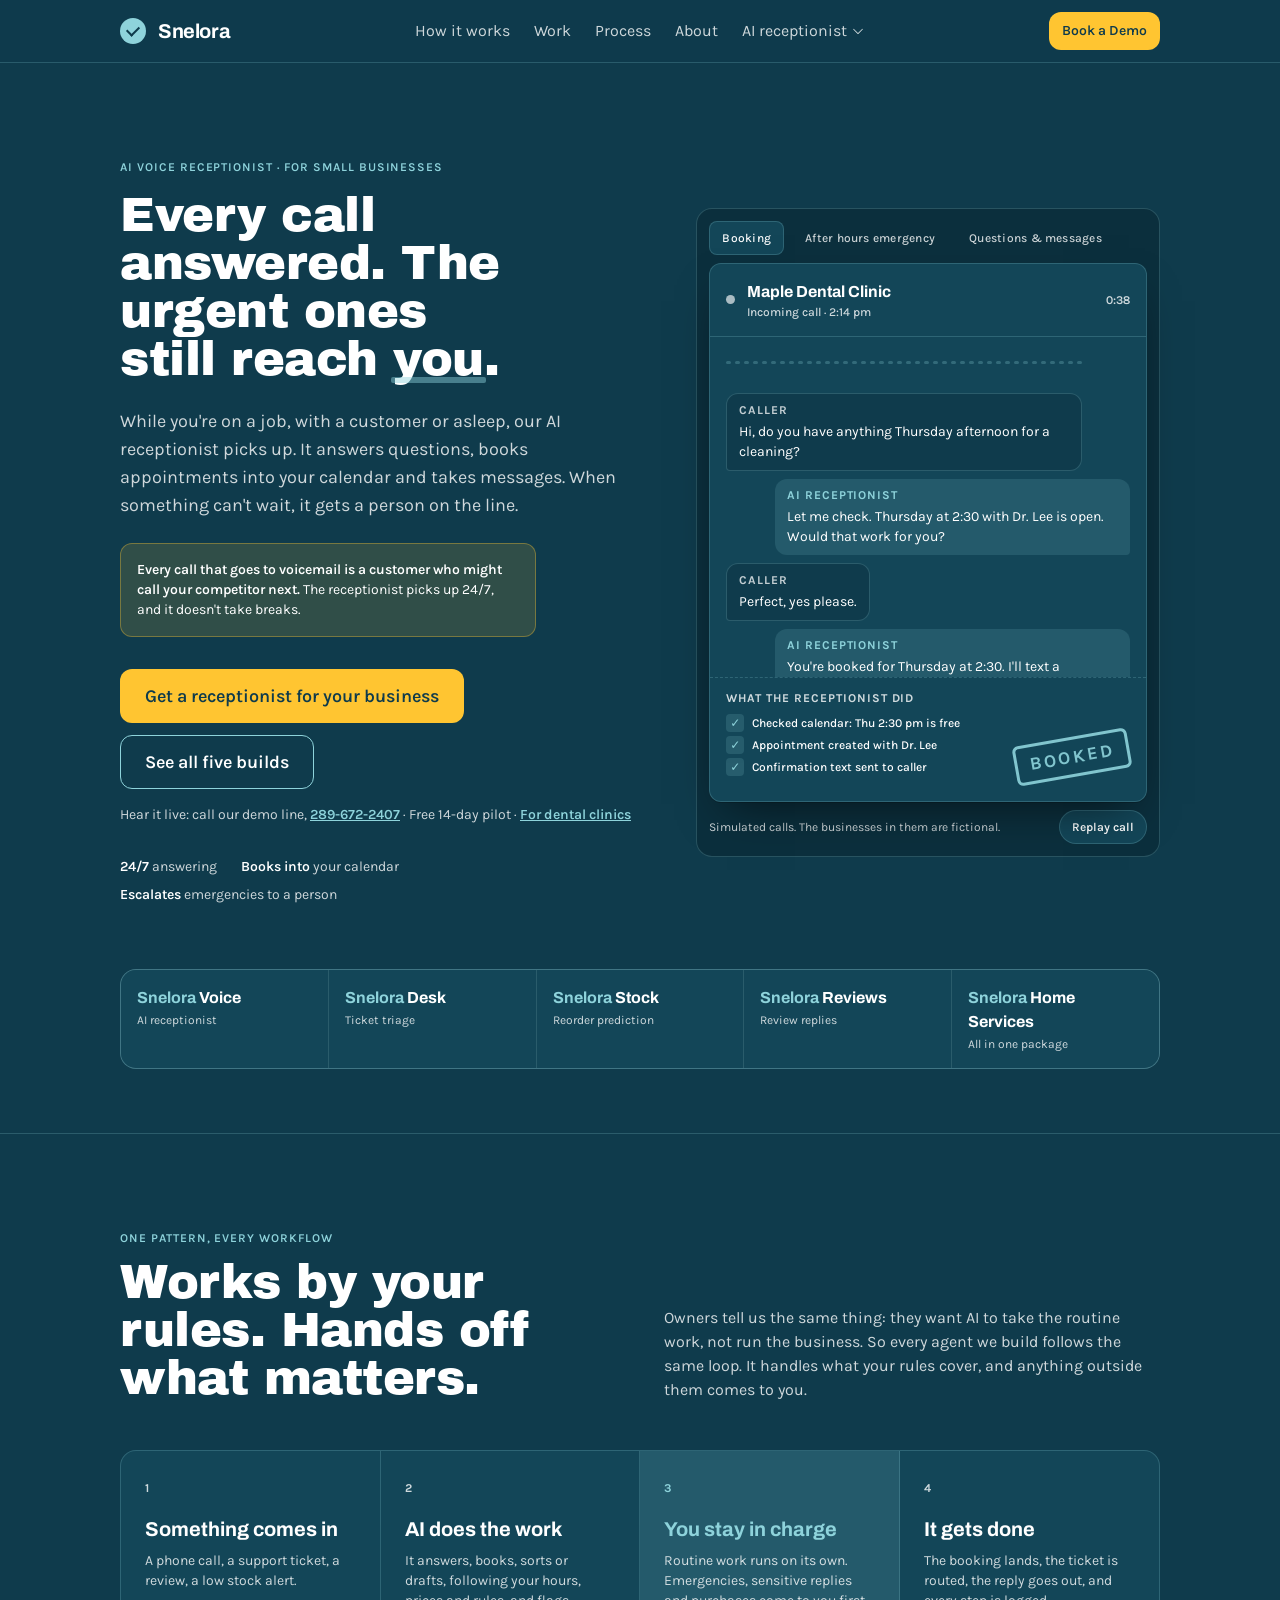
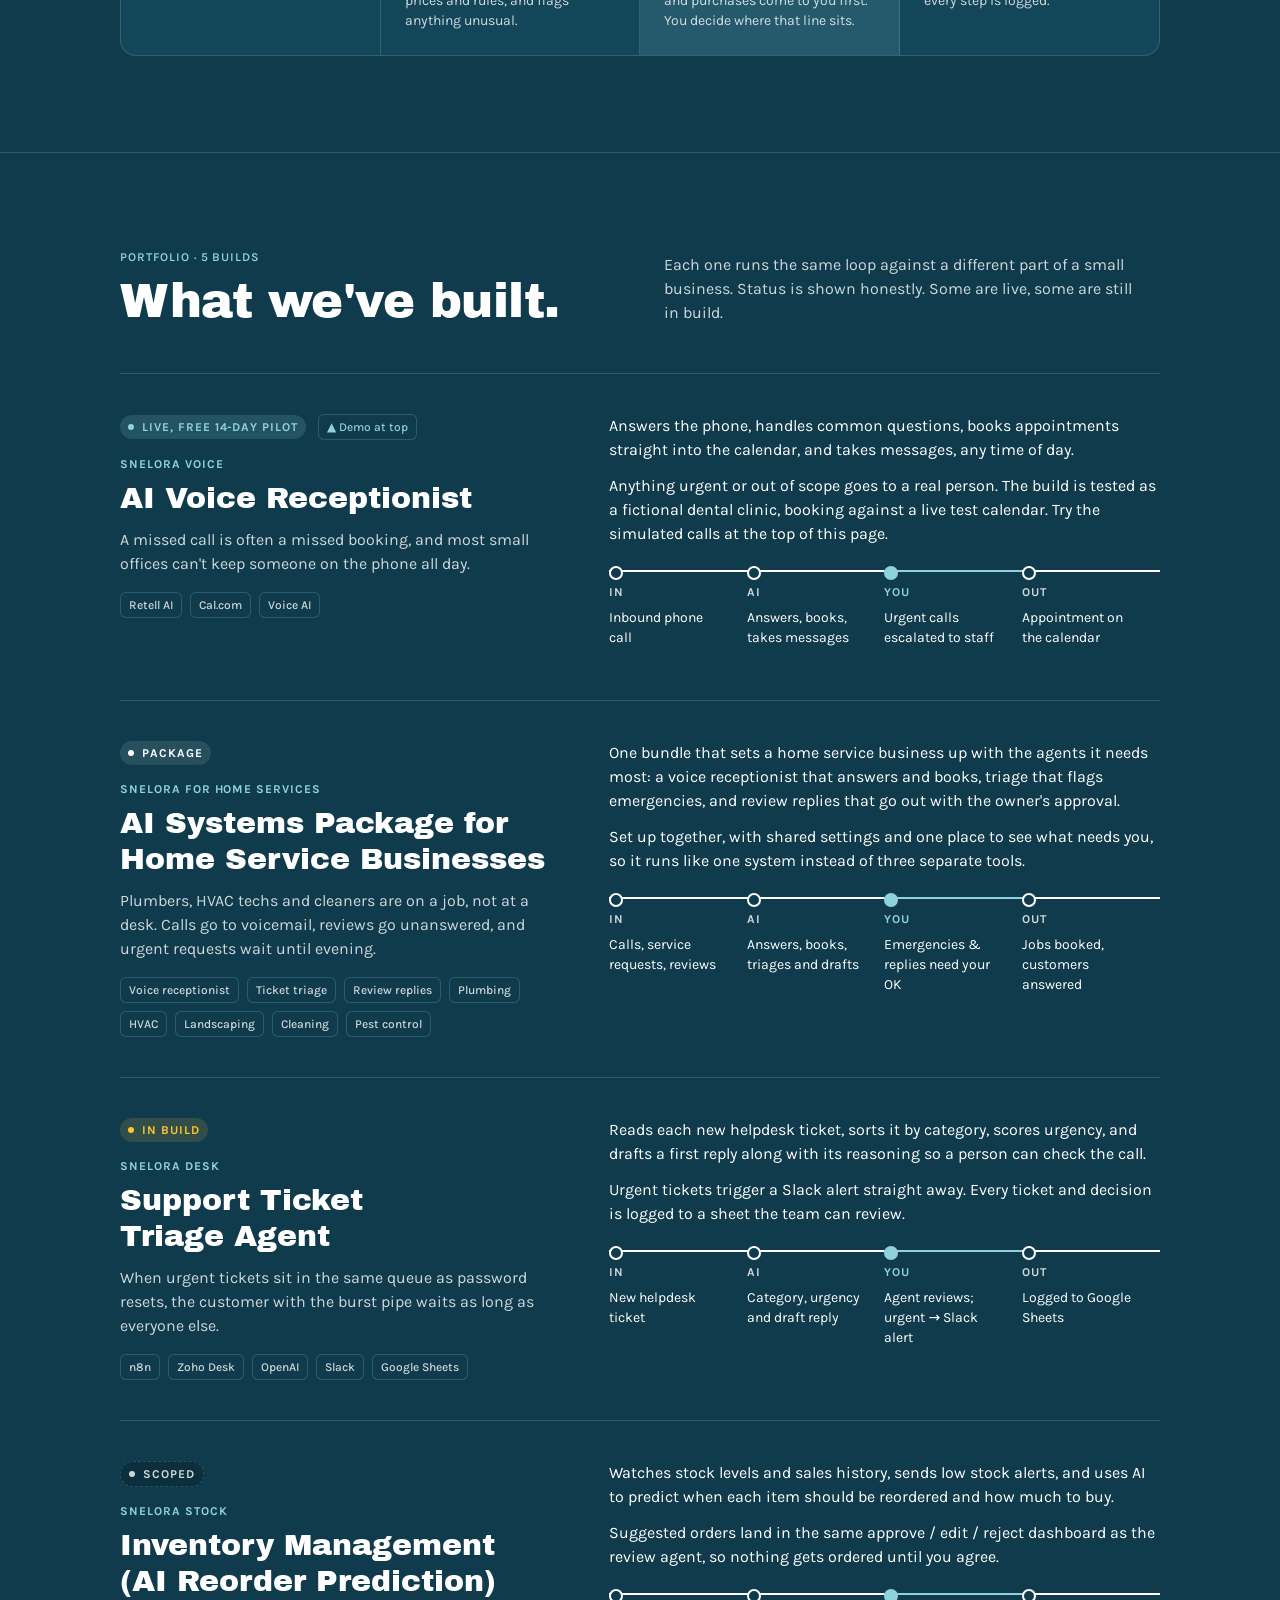
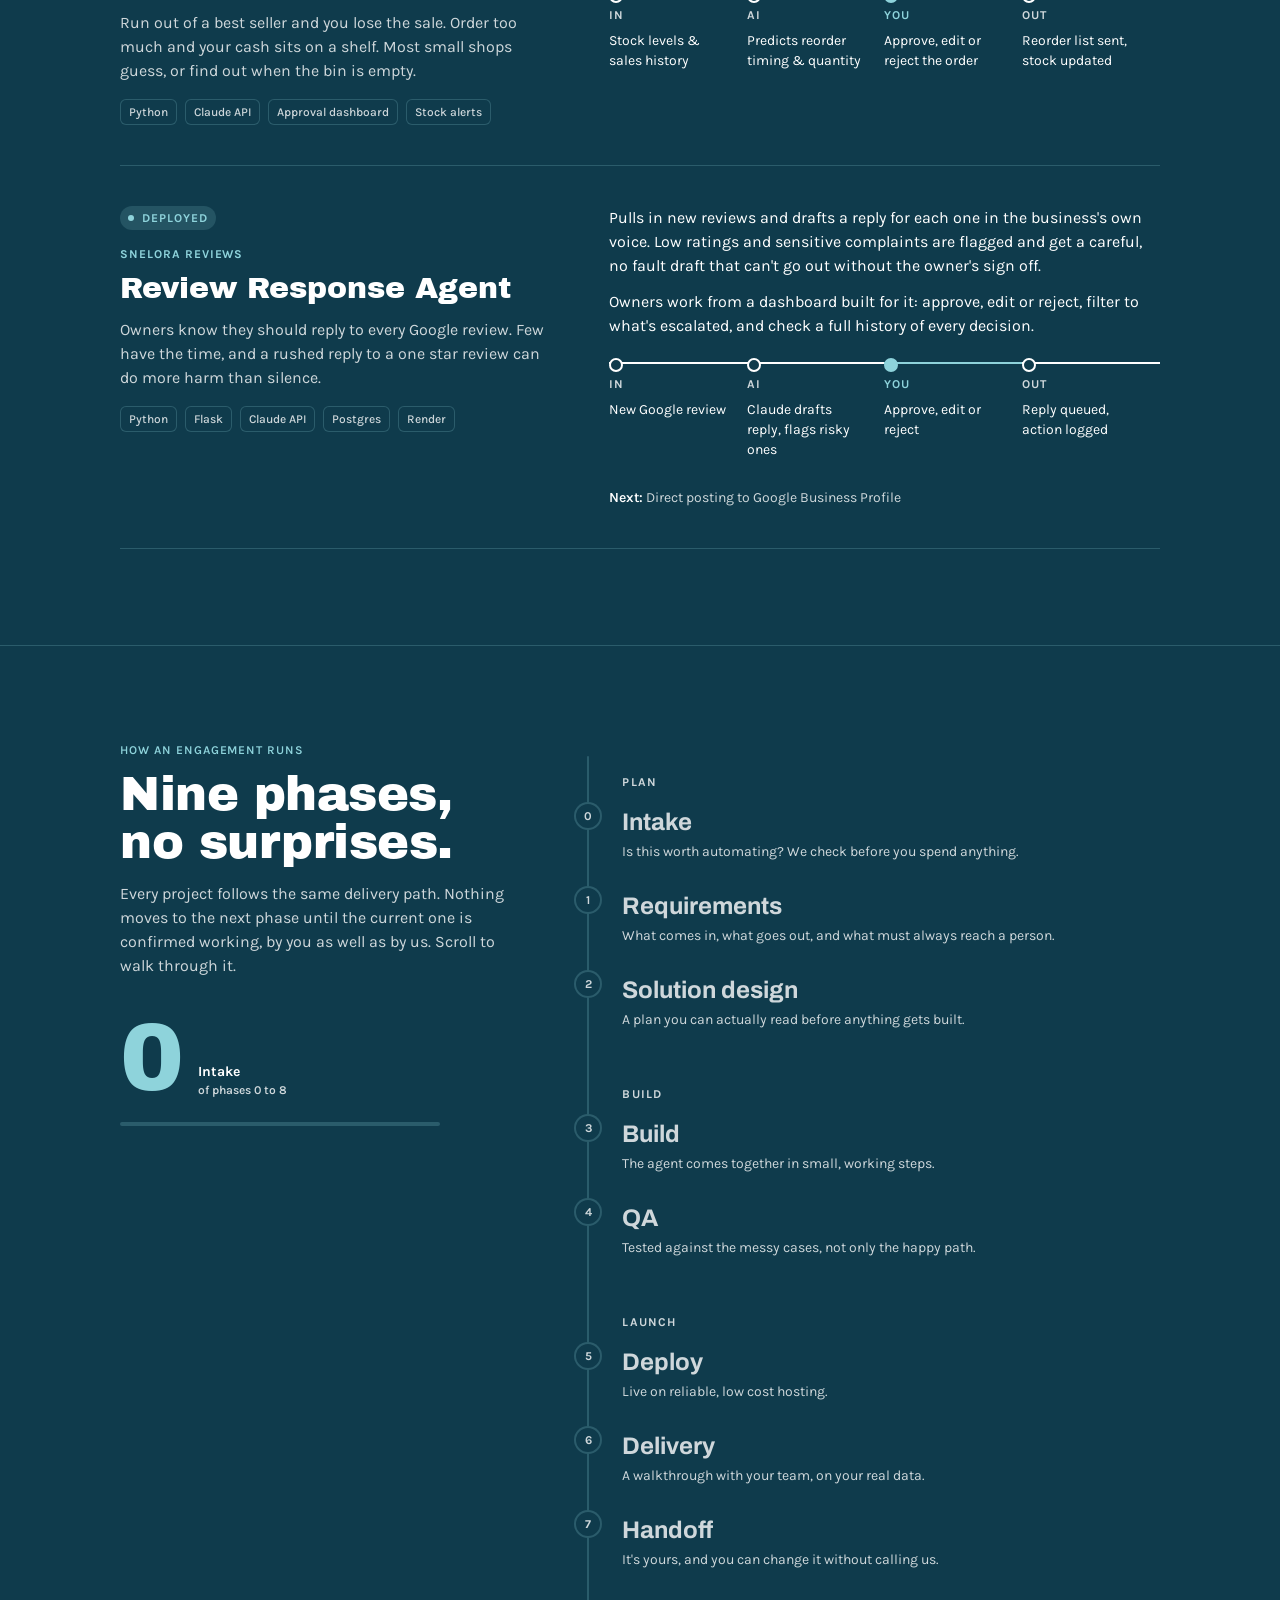
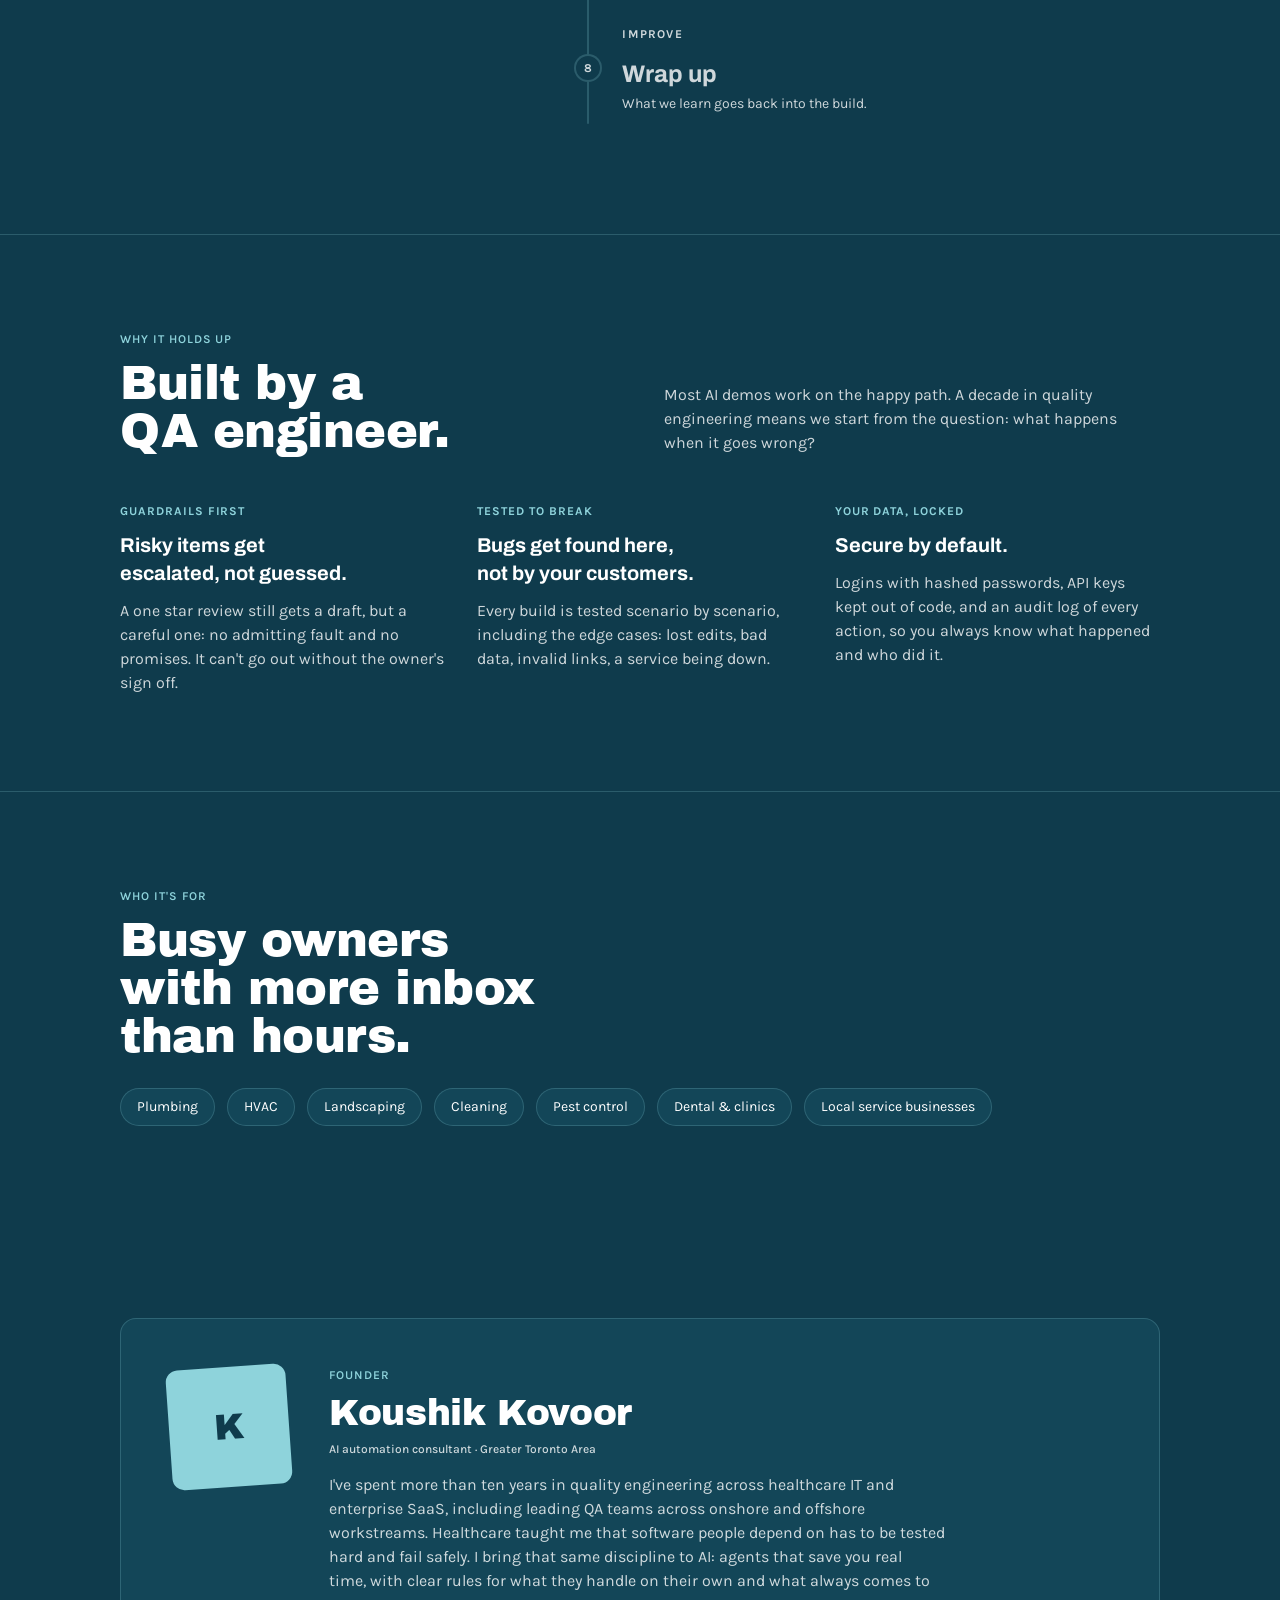
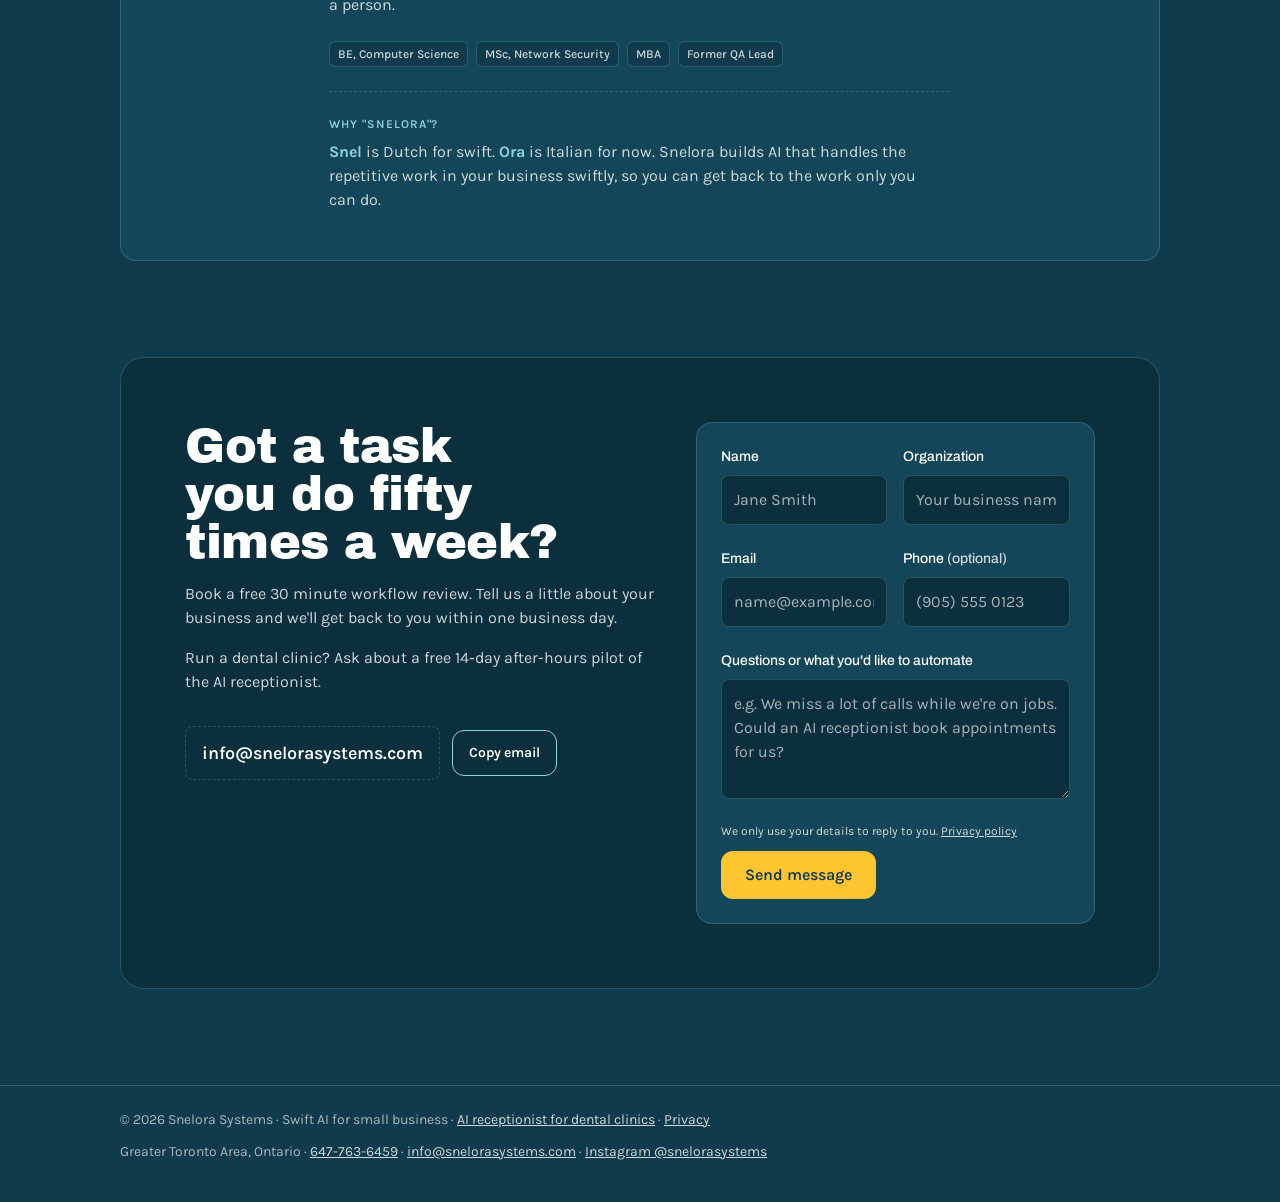
<file: index.html>
<!doctype html>
<html lang="en">
<head>
<meta charset="utf-8">
<meta name="viewport" content="width=device-width, initial-scale=1, viewport-fit=cover">
<meta name="description" content="Snelora Systems builds AI for small businesses: an AI voice receptionist that answers every call, plus AI tools for support tickets, inventory and reviews. Based in the Greater Toronto Area.">
<meta name="theme-color" content="#0F3B4C">
<meta property="og:title" content="Snelora Systems">
<meta property="og:description" content="Swift AI for small business. Every call answered; the urgent ones still reach you.">
<meta property="og:type" content="website">
<meta property="og:url" content="https://snelorasystems.com/">
<meta property="og:image" content="https://snelorasystems.com/og-home.png">
<meta property="og:image:width" content="1200">
<meta property="og:image:height" content="630">
<meta property="og:image:alt" content="Snelora: AI voice receptionist for small businesses. Every call answered. The urgent ones still reach you.">
<meta name="twitter:card" content="summary_large_image">
<link rel="canonical" href="https://snelorasystems.com/">
<link rel="icon" href="data:image/svg+xml,%3Csvg xmlns='http://www.w3.org/2000/svg' viewBox='0 0 32 32'%3E%3Ccircle cx='16' cy='16' r='14' fill='%230F3B4C'/%3E%3Cpath d='M10 16.5l4 4 8-9' stroke='%23BFE3E8' stroke-width='3' fill='none' stroke-linecap='round' stroke-linejoin='round'/%3E%3C/svg%3E">
<title>Snelora Systems</title>
<link rel="preconnect" href="https://fonts.googleapis.com">
<link rel="preconnect" href="https://fonts.gstatic.com" crossorigin>
<link rel="stylesheet" href="https://fonts.googleapis.com/css2?family=Archivo+Black&family=Archivo:wght@500;600;700&family=Karla:wght@400;500;600;700&display=swap">
<link rel="stylesheet" href="/site.css">
<style>
/* Page styles. Shared tokens, type, buttons, header and footer live in /site.css.
   Legacy names below map this page's original variables onto the shared palette. */
:root{
  --paper:var(--bg); --surface:var(--card); --sunk:var(--bg-deep);
  --ink:var(--text); --muted:var(--text-2);
  --stamp:var(--accent); --stamp-soft:var(--accent-soft);
  --amber:var(--cta); --amber-soft:var(--cta-soft);
  --ok:var(--accent); --ok-soft:rgba(142,211,219,.16);
  --shadow:0 1px 0 rgba(0,0,0,.2),0 20px 44px -18px rgba(0,0,0,.6);
}
h1,h2{font-family:var(--display);font-weight:400;letter-spacing:-.01em;text-wrap:balance}
h3{font-family:var(--head);font-weight:700;text-wrap:balance}
.sec-head h2,.j-side h2,.contact h2{font-size:30px;line-height:36px}
@media (min-width:640px){.sec-head h2,.j-side h2,.contact h2{font-size:36px;line-height:40px}}
@media (min-width:1024px){.sec-head h2,.j-side h2,.contact h2{font-size:48px;line-height:48px}}

/* hero */
.hero{padding-block:var(--s600) var(--s500)}
@media (min-width:1024px){.hero{padding-block:var(--s900) var(--s700)}}
.hero .wrap{display:grid;grid-template-columns:1.05fr .95fr;gap:var(--s700);align-items:center}
@media (max-width:900px){.hero .wrap{grid-template-columns:minmax(0,1fr);gap:var(--s600)}}
.hero .cta .btn{white-space:normal;text-align:center}
.hero h1{margin-top:var(--s200);max-width:680px;color:#FFFFFF}
.hero h1 em{font-style:normal;color:#FFFFFF;position:relative;white-space:nowrap}
.hero h1 em::after{content:"";position:absolute;left:-2%;right:-2%;bottom:.04em;height:.12em;background:var(--accent);opacity:.45;border-radius:2px}
.hero .lede{margin-top:var(--s300);color:var(--text-2);max-width:52ch}
@media (min-width:640px){.hero .lede{font-size:18px;line-height:28px}}
.hero .cta{display:flex;flex-wrap:wrap;gap:var(--s100);margin-top:var(--s400)}
.proof{display:flex;flex-wrap:wrap;gap:var(--s75) var(--s300);margin-top:var(--s400);font-size:14px;line-height:20px;color:var(--text-2)}
.proof b{color:var(--text);font-weight:600}
.demo-line{margin-top:var(--s200);font-size:14px;line-height:20px;color:var(--text-2)}
.demo-line a{color:var(--accent);font-weight:600;white-space:nowrap}

/* call demo */
.desk{background:var(--bg-deep);border:1px solid var(--line);border-radius:16px;padding:var(--s100)}
.tabs{display:flex;gap:var(--s75);overflow-x:auto;padding-bottom:var(--s75);scrollbar-width:none}
.tabs::-webkit-scrollbar{display:none}
.tab{flex:0 0 auto;font:500 12px/16px var(--body);letter-spacing:.02em;padding:var(--s75) var(--s100);border-radius:8px;border:1px solid transparent;background:transparent;color:var(--text-2);cursor:pointer;transition:color .3s var(--ease),background-color .3s var(--ease)}
.tab:hover{color:var(--text)}
.tab[aria-selected="true"]{background:var(--card);color:var(--text);border-color:var(--line)}
.call{position:relative;background:var(--card);border:1px solid var(--line);border-radius:12px;box-shadow:var(--shadow);overflow:hidden}
.call-head{display:flex;align-items:center;justify-content:space-between;gap:var(--s100);padding:var(--s200);border-bottom:1px solid var(--line)}
.who{display:flex;align-items:center;gap:var(--s100);min-width:0}
.live{flex:0 0 auto;width:9px;height:9px;border-radius:50%;background:var(--accent);box-shadow:0 0 0 0 var(--accent);animation:pulse 1.6s infinite}
.call.ended .live{background:var(--text-3);animation:none}
@keyframes pulse{0%{box-shadow:0 0 0 0 rgba(142,211,219,.6)}100%{box-shadow:0 0 0 10px transparent}}
.who b{font:700 16px/24px var(--head);white-space:nowrap;overflow:hidden;text-overflow:ellipsis}
.who small{display:block;font:500 12px/16px var(--body);color:var(--text-2)}
.timer{font:600 12px/16px var(--body);color:var(--text-2);font-variant-numeric:tabular-nums}
.wave{display:flex;align-items:center;gap:var(--s50);height:28px;padding:0 var(--s200);margin-top:var(--s100)}
.wave i{flex:1;max-width:5px;border-radius:2px;background:var(--accent);opacity:.55;height:20%;transition:height .12s}
.call.ended .wave i{height:10%!important;opacity:.25}
.transcript{display:flex;flex-direction:column;gap:var(--s75);padding:var(--s200) var(--s200) var(--s75);height:300px;overflow-y:auto;scroll-behavior:smooth}
.line{max-width:88%;font-size:14px;line-height:20px;padding:var(--s75) var(--s100);border-radius:12px;animation:rise .25s var(--ease)}
.line .sp{display:block;font:700 12px/16px var(--body);letter-spacing:.08em;text-transform:uppercase;margin-bottom:var(--s50);opacity:.75}
.line.caller{align-self:flex-start;background:var(--bg);border:1px solid var(--line);border-bottom-left-radius:4px}
.line.ai{align-self:flex-end;background:var(--accent-soft);color:var(--text);border-bottom-right-radius:4px}
.line.ai .sp{color:var(--accent);opacity:1}
@keyframes rise{from{opacity:0;transform:translateY(6px)}to{opacity:1;transform:none}}
.log{border-top:1px dashed var(--line);padding:var(--s100) var(--s200) var(--s200);display:flex;flex-direction:column;gap:var(--s50);min-height:124px}
.log-title{font:700 12px/16px var(--body);letter-spacing:.08em;text-transform:uppercase;color:var(--text-2);margin-bottom:var(--s50)}
.act-row{display:flex;align-items:center;gap:var(--s75);font:500 12px/16px var(--body);color:var(--text);animation:rise .25s var(--ease)}
.act-row::before{content:"✓";display:grid;place-items:center;flex:0 0 18px;height:18px;border-radius:4px;background:var(--ok-soft);color:var(--accent);font-size:12px;font-weight:700}
.act-row.warn::before{content:"!";background:var(--cta-soft);color:var(--cta)}
.stamp{position:absolute;right:var(--s200);bottom:var(--s300);font:700 18px/1 var(--body);letter-spacing:.14em;color:var(--accent);border:3px solid var(--accent);border-radius:6px;padding:var(--s75) var(--s100);transform:rotate(-10deg);opacity:.9;pointer-events:none;background:rgba(19,70,88,.7)}
.stamp.slam{animation:slam .35s cubic-bezier(.2,1.6,.4,1)}
@keyframes slam{0%{opacity:0;transform:rotate(-10deg) scale(1.8)}100%{opacity:.9;transform:rotate(-10deg) scale(1)}}
@media (max-width:520px){.stamp{font-size:12px;padding:var(--s50) var(--s75);bottom:auto;top:58px;right:var(--s100)}}
.desk-foot{display:flex;justify-content:space-between;align-items:center;gap:var(--s100);flex-wrap:wrap;margin-top:var(--s75);font-size:12px;line-height:16px;color:var(--text-2)}
.replay{font:600 12px/16px var(--body);padding:var(--s75) var(--s100);border-radius:9999px;border:1px solid var(--line);background:var(--card);color:var(--text);cursor:pointer;transition:background-color .3s var(--ease)}
.replay:hover{background:var(--accent-soft)}
.missed{margin-top:var(--s300);display:flex;gap:var(--s100);align-items:flex-start;padding:var(--s200);border:1px solid rgba(255,197,49,.35);background:var(--cta-soft);border-radius:12px;max-width:52ch;font-size:14px;line-height:20px}
.missed b{font-weight:600}
.pstrip{display:grid;grid-template-columns:repeat(5,minmax(0,1fr));gap:1px;background:var(--line);border:1px solid var(--line);border-radius:16px;overflow:hidden;margin-bottom:var(--s600)}
@media (min-width:1024px){.pstrip{margin-bottom:var(--s700)}}
@media (max-width:820px){.pstrip{grid-template-columns:repeat(2,minmax(0,1fr))}.pstrip a:last-child{grid-column:1/-1}}
.pstrip a{display:flex;flex-direction:column;gap:var(--s25);padding:var(--s200);background:var(--card);text-decoration:none;transition:background-color .3s var(--ease)}
.pstrip a:hover{background:var(--accent-soft)}
.pstrip b{font:700 16px/24px var(--head);color:var(--text)}
.pstrip b::before{content:"Snelora ";color:var(--accent)}
.pstrip span{font-size:12px;line-height:16px;color:var(--text-2)}

/* sections */
section{padding-block:var(--s700)}
@media (min-width:1024px){section{padding-block:var(--s900)}}
.sec-head{display:grid;grid-template-columns:1fr 1fr;gap:var(--s300) var(--s600);align-items:end;margin-bottom:var(--s600)}
@media (max-width:800px){.sec-head{grid-template-columns:1fr}}
.sec-head h2{margin-top:var(--s100)}
.sec-head p{color:var(--text-2);max-width:56ch}
.rule{border-top:1px solid var(--line)}

/* pattern */
.pattern{display:grid;grid-template-columns:repeat(4,1fr);gap:0;border:1px solid var(--line);border-radius:16px;overflow:hidden;background:var(--card)}
@media (max-width:800px){.pattern{grid-template-columns:1fr 1fr}}
@media (max-width:460px){.pattern{grid-template-columns:1fr}}
.step{padding:var(--s300);border-right:1px solid var(--line);position:relative}
.step:last-child{border-right:0}
@media (max-width:800px){.step:nth-child(2){border-right:0}.step:nth-child(-n+2){border-bottom:1px solid var(--line)}}
@media (max-width:460px){.step{border-right:0;border-bottom:1px solid var(--line)}.step:last-child{border-bottom:0}}
.step .n{font:700 12px/16px var(--body);color:var(--text-2)}
.step h3{font-size:20px;line-height:28px;margin-top:var(--s200)}
.step p{margin-top:var(--s75);font-size:14px;line-height:20px;color:var(--text-2)}
.step.you{background:var(--accent-soft)}
.step.you .n,.step.you h3{color:var(--accent)}

/* work */
.projects{display:flex;flex-direction:column}
.proj{display:grid;grid-template-columns:minmax(0,1fr) minmax(0,1.25fr);gap:var(--s400) var(--s600);padding-block:var(--s500);border-top:1px solid var(--line)}
.proj:last-child{border-bottom:1px solid var(--line)}
@media (max-width:900px){.proj{grid-template-columns:1fr}}
.proj-top{display:flex;align-items:center;gap:var(--s100);flex-wrap:wrap}
.chip{display:inline-block;font:500 12px/16px var(--body);padding:var(--s50) var(--s75);border-radius:6px;background:var(--bg);border:1px solid var(--line);color:var(--text-2)}
.prod{margin-top:var(--s200);font:700 12px/16px var(--body);letter-spacing:.08em;text-transform:uppercase;color:var(--accent)}
.prod+h3{margin-top:var(--s75)!important}
.namestory{margin-top:var(--s300);padding-top:var(--s300);border-top:1px dashed var(--line);max-width:62ch}
.namestory p{margin-top:var(--s75);color:var(--text-2)}
.namestory b{color:var(--accent);font-weight:700}
.status{font:700 12px/16px var(--body);letter-spacing:.08em;text-transform:uppercase;padding:var(--s50) var(--s75);border-radius:9999px;display:inline-flex;align-items:center;gap:var(--s75)}
.status::before{content:"";width:6px;height:6px;border-radius:50%;background:currentColor}
.s-live{background:var(--ok-soft);color:var(--accent)}
.s-build{background:var(--cta-soft);color:var(--cta)}
.s-built{background:rgba(255,255,255,.10);color:var(--text)}
.s-scoped{background:var(--bg-deep);color:var(--text-2);border:1px dashed var(--line)}
.proj h3{font:400 24px/32px var(--display);margin-top:var(--s200)}
@media (min-width:1024px){.proj h3{font-size:30px;line-height:36px}}
.proj .problem{margin-top:var(--s100);color:var(--text-2);max-width:52ch}
.stack{display:flex;flex-wrap:wrap;gap:var(--s75);margin-top:var(--s200)}
.what p+p{margin-top:var(--s100)}
.flow{display:grid;grid-template-columns:repeat(4,minmax(0,1fr));gap:0;margin-top:var(--s300);counter-reset:f}
@media (max-width:560px){.flow{grid-template-columns:1fr 1fr;row-gap:var(--s100)}}
.node{position:relative;padding:var(--s100) var(--s100) var(--s100) 0;border-top:2px solid var(--text)}
.node .k{font:700 12px/16px var(--body);letter-spacing:.08em;text-transform:uppercase;color:var(--text-2)}
.node .v{font-size:14px;line-height:20px;margin-top:var(--s75);padding-right:var(--s75)}
.node.human{border-top-color:var(--accent)}
.node.human .k{color:var(--accent)}
.node::before{content:"";position:absolute;top:-6px;left:0;width:10px;height:10px;border-radius:50%;background:var(--bg);border:2px solid var(--text)}
.node.human::before{border-color:var(--accent);background:var(--accent)}
.next{margin-top:var(--s200);font-size:14px;line-height:20px;color:var(--text-2)}
.next b{font-weight:600;color:var(--text)}

/* phases: scroll timeline */
.journey{display:grid;grid-template-columns:minmax(0,.8fr) minmax(0,1.2fr);gap:var(--s700);align-items:start}
@media (max-width:860px){.journey{grid-template-columns:1fr;gap:var(--s300)}}
.j-side{position:sticky;top:calc(env(safe-area-inset-top,0px) + 96px)}
@media (max-width:860px){.j-side{position:static}}
.j-side h2{margin-top:var(--s100)}
.j-side p{margin-top:var(--s200);color:var(--text-2);max-width:44ch}
.j-now{margin-top:var(--s400);display:flex;align-items:flex-end;gap:var(--s200)}
@media (max-width:860px){.j-now{display:none}}
.j-num{font:400 72px/72px var(--display);color:var(--accent);font-variant-numeric:tabular-nums;letter-spacing:-.02em}
@media (min-width:1024px){.j-num{font-size:96px;line-height:96px}}
.j-of{font:600 12px/16px var(--body);color:var(--text-2);padding-bottom:var(--s75)}
.j-of b{display:block;color:var(--text);font-size:14px;line-height:20px}
.j-bar{margin-top:var(--s200);height:4px;border-radius:4px;background:var(--line);overflow:hidden;max-width:320px}
@media (max-width:860px){.j-bar{display:none}}
.j-bar i{display:block;height:100%;width:0;background:var(--accent);transition:width .3s var(--ease)}
.track{position:relative;padding-left:var(--s600)}
.rail,.rail-fill{position:absolute;left:13px;top:14px;width:2px;border-radius:2px}
.rail{bottom:14px;background:var(--line)}
.rail-fill{height:0;background:var(--accent);transition:height .15s linear}
.stage{font:700 12px/16px var(--body);letter-spacing:.1em;text-transform:uppercase;color:var(--text-2);margin:var(--s400) 0 var(--s100)}
.stage:first-child{margin-top:0}
.ph{position:relative;padding:var(--s50) 0 var(--s300)}
.ph .dotn{position:absolute;left:-48px;top:0;width:28px;height:28px;border-radius:50%;display:grid;place-items:center;font:700 12px/16px var(--body);background:var(--bg);border:2px solid var(--line);color:var(--text-2);transition:background-color .3s var(--ease),border-color .3s var(--ease),color .3s var(--ease),transform .3s var(--ease)}
.ph h3{font-size:20px;line-height:28px;color:var(--text-2);transition:color .3s var(--ease)}
@media (min-width:1024px){.ph h3{font-size:24px;line-height:32px}}
.ph .sum{margin-top:var(--s50);color:var(--text-2);font-size:14px;line-height:20px}
.ph .more{display:grid;grid-template-rows:0fr;transition:grid-template-rows .5s var(--ease)}
.ph .more>div{overflow:hidden}
.ph .panel{margin-top:var(--s200);display:grid;grid-template-columns:1fr 1fr;gap:1px;background:var(--line);border:1px solid var(--line);border-radius:12px;overflow:hidden;opacity:0;transform:translateY(8px);transition:opacity .4s .1s var(--ease),transform .4s .1s var(--ease)}
@media (max-width:520px){.ph .panel{grid-template-columns:1fr}}
.ph .panel div{background:var(--card);padding:var(--s200);font-size:14px;line-height:20px}
.ph .panel span{display:block;font:700 12px/16px var(--body);letter-spacing:.08em;text-transform:uppercase;color:var(--text-2);margin-bottom:var(--s75)}
.ph .panel .you span{color:var(--accent)}
.ph.on .dotn{background:var(--accent);border-color:var(--accent);color:var(--bg);transform:scale(1.08)}
.ph.on h3{color:var(--text)}
.ph.on .more{grid-template-rows:1fr}
.ph.on .panel{opacity:1;transform:none}
.ph.done .dotn{background:var(--accent-soft);border-color:var(--accent);color:var(--accent);transform:none}

/* qa */
.qa{display:grid;grid-template-columns:repeat(3,1fr);gap:var(--s400)}
@media (max-width:800px){.qa{grid-template-columns:1fr}}
.qa h3{font-size:20px;line-height:28px}
.qa p{margin-top:var(--s100);color:var(--text-2)}
.qa .tag{font:700 12px/16px var(--body);letter-spacing:.08em;text-transform:uppercase;color:var(--accent);display:block;margin-bottom:var(--s100)}

/* about */
.about{display:grid;grid-template-columns:auto 1fr;gap:var(--s500);align-items:start;background:var(--card);border:1px solid var(--line);border-radius:16px;padding:var(--s300)}
@media (min-width:640px){.about{padding:var(--s600)}}
@media (max-width:700px){.about{grid-template-columns:1fr}}
.avatar{width:120px;height:120px;border-radius:12px;background:var(--accent);color:var(--bg);display:grid;place-items:center;font:400 36px/40px var(--display);transform:rotate(-4deg)}
.about h2{font-size:30px;line-height:36px}
@media (min-width:1024px){.about h2{font-size:36px;line-height:40px}}
.about .role{font:500 12px/16px var(--body);color:var(--text-2);margin-top:var(--s75)}
.about p.bio{margin-top:var(--s200);max-width:62ch;color:var(--text-2)}
.facts{display:flex;flex-wrap:wrap;gap:var(--s75);margin-top:var(--s300)}

.for{display:flex;flex-wrap:wrap;gap:var(--s100)}
.for span{font-size:14px;line-height:20px;padding:var(--s75) var(--s200);border:1px solid var(--line);border-radius:9999px;background:var(--card)}

/* contact */
.contact{background:var(--bg-deep);color:var(--text);border:1px solid var(--line);border-radius:24px;padding:var(--s400);display:grid;grid-template-columns:1.2fr 1fr;gap:var(--s400);align-items:start}
@media (min-width:640px){.contact{padding:var(--s700)}}
@media (max-width:800px){.contact{grid-template-columns:1fr}}
.contact p{margin-top:var(--s200);color:var(--text-2);max-width:48ch}
.mail{display:flex;flex-wrap:wrap;align-items:center;gap:var(--s100);margin-top:var(--s400)}
.mail code{font:600 16px/24px var(--body);user-select:all;padding:var(--s100) var(--s200);border:1px dashed var(--line);border-radius:8px}
@media (min-width:640px){.mail code{font-size:18px;line-height:28px}}
.copy{font:600 14px/20px var(--body);padding:var(--s100) var(--s200);border-radius:12px;border:1px solid var(--accent);background:transparent;color:var(--text);cursor:pointer;transition:background-color .3s var(--ease)}
.copy:hover{background:var(--accent-soft)}
.copy:active{transform:scale(.98)}
.mail-note{font-size:12px;line-height:16px;color:var(--text-3);margin-top:var(--s100);width:100%}
.lead-form{display:grid;grid-template-columns:1fr 1fr;gap:var(--s200);background:var(--card);border:1px solid var(--line);border-radius:16px;padding:var(--s300)}
@media (max-width:520px){.lead-form{grid-template-columns:1fr}}
.field{display:flex;flex-direction:column;gap:var(--s75);min-width:0}
.field.full{grid-column:1/-1}
.field label{font:500 14px/20px var(--head);color:var(--text)}
.field label i{font-style:normal;color:var(--text-2)}
.field input,.field textarea{font:400 16px/24px var(--body);color:var(--text);background:var(--bg-deep);border:1px solid var(--line);border-radius:8px;padding:var(--s100);width:100%;transition:border-color .3s var(--ease)}
.field textarea{min-height:120px;resize:vertical}
.field input::placeholder,.field textarea::placeholder{color:var(--text-3)}
.field input:hover,.field textarea:hover{border-color:var(--accent)}
.field input:focus,.field textarea:focus{outline:2px solid var(--cta);outline-offset:1px;border-color:var(--cta)}
.field [aria-invalid="true"]{border-color:var(--bad)}
.err{font-size:12px;line-height:16px;color:var(--bad);min-height:0}
.form-foot{grid-column:1/-1;display:flex;align-items:center;justify-content:space-between;gap:var(--s100);flex-wrap:wrap}
.form-foot small{font-size:12px;line-height:16px;color:var(--text-2)}
.send{font:600 16px/24px var(--body);padding:var(--s100) var(--s300);border-radius:12px;border:0;background:var(--cta);color:var(--on-cta);cursor:pointer;transition:background-color .3s var(--ease),transform .5s var(--ease)}
.send:hover{background:var(--cta-hover)}
.send:active{transform:scale(.98)}
.send[disabled]{opacity:.7;cursor:progress}
.form-msg{grid-column:1/-1;font-size:14px;line-height:20px;padding:var(--s100) var(--s200);border-radius:8px}
.form-msg.ok{background:rgba(142,211,219,.16);color:var(--text)}
.form-msg.bad{background:rgba(255,180,168,.14);color:var(--bad)}
.hp{position:absolute;left:-9999px;width:1px;height:1px;overflow:hidden}
.track.jump .ph .more,.track.jump .ph .panel,.track.jump .ph .dotn,.track.jump .ph h3{transition:none!important}

@media (prefers-reduced-motion:reduce){*{animation:none!important;transition:none!important}}
</style>
</head>
<body>
<a class="skip button-sm" href="#top">Skip to content</a>
<header class="site-head"><div class="wrap">
  <a class="brand" href="#top"><span class="mark" aria-hidden="true"></span>Snelora</a>
  <nav class="links body-3" id="siteLinks" aria-label="Main">
    <a href="#pattern">How it works</a>
    <a href="#work">Work</a>
    <a href="#process">Process</a>
    <a href="#about">About</a>
    <div class="dd">
      <button class="dd-btn" type="button" aria-expanded="false" aria-controls="ddPanel">AI receptionist <svg class="dd-chev" viewBox="0 0 256 256" aria-hidden="true" focusable="false"><path d="M213.66,101.66l-80,80a8,8,0,0,1-11.32,0l-80-80A8,8,0,0,1,53.66,90.34L128,164.69l74.34-74.35a8,8,0,0,1,11.32,11.32Z"/></svg></button>
      <div class="dd-panel" id="ddPanel">
        <a href="/dental"><span class="dd-ico"><svg viewBox="0 0 256 256" aria-hidden="true" focusable="false"><path d="M171,71.42,149.54,80,171,88.57A8,8,0,1,1,165,103.42L128,88.61,91,103.42A8,8,0,1,1,85,88.57L106.46,80,85,71.42A8,8,0,1,1,91,56.57l37,14.81,37-14.81A8,8,0,1,1,171,71.42Zm53,8.33c0,42.72-8,75.4-14.69,95.28-8.73,25.8-20.63,45.49-32.65,54a15.69,15.69,0,0,1-15.95,1.41,16.09,16.09,0,0,1-9.18-13.36C150.68,205.58,146.48,168,128,168s-22.68,37.59-23.53,49.11a16.09,16.09,0,0,1-16,14.9,15.67,15.67,0,0,1-9.13-2.95c-12-8.53-23.92-28.22-32.65-54C40,155.15,32,122.47,32,79.75A56,56,0,0,1,88,24h80A56,56,0,0,1,224,79.75Zm-16,0A40,40,0,0,0,168,40H88A40,40,0,0,0,48,79.76c0,40.55,7.51,71.4,13.85,90.14,11.05,32.66,23,43.37,26.61,46C91.57,174.67,105.59,152,128,152s36.45,22.71,39.49,63.94h0c3.6-2.59,15.57-13.26,26.66-46C200.49,151.16,208,120.31,208,79.76Z"/></svg></span><span><b>Dental clinics</b><small>AI receptionist for dental clinics. Answers your calls after hours and books into your calendar.</small></span></a>
        <a href="/pricing"><span class="dd-ico"><svg viewBox="0 0 256 256" aria-hidden="true" focusable="false"><path d="M243.31,136,144,36.69A15.86,15.86,0,0,0,132.69,32H40a8,8,0,0,0-8,8v92.69A15.86,15.86,0,0,0,36.69,144L136,243.31a16,16,0,0,0,22.63,0l84.68-84.68a16,16,0,0,0,0-22.63Zm-96,96L48,132.69V48h84.69L232,147.31ZM96,84A12,12,0,1,1,84,72,12,12,0,0,1,96,84Z"/></svg></span><span><b>Pricing</b><small>Plans from $199 a month. Free 14-day pilot, no contract.</small></span></a>
      </div>
    </div>
  </nav>
  <a class="btn nav-cta button-sm" href="#contact"><span class="cta-lg">Book a Demo</span><span class="cta-sm">Book</span></a>
  <button class="menu-btn" id="menuBtn" type="button" aria-label="Open menu" aria-expanded="false" aria-controls="siteLinks"><span></span></button>
</div></header>

<main id="top">
  <div class="hero">
    <div class="wrap">
      <div>
        <div class="eyebrow">AI voice receptionist · for small businesses</div>
        <h1 class="heading-1">Every call answered. The urgent ones still reach <em>you</em>.</h1>
        <p class="lede">While you're on a job, with a customer or asleep, our AI receptionist picks up. It answers questions, books appointments into your calendar and takes messages. When something can't wait, it gets a person on the line.</p>
        <div class="missed"><span><b>Every call that goes to voicemail is a customer who might call your competitor next.</b> The receptionist picks up 24/7, and it doesn't take breaks.</span></div>
        <div class="cta">
          <a class="btn button-lg" href="#contact">Get a receptionist for your business</a>
          <a class="btn ghost button-lg" href="#work">See all five builds</a>
        </div>
        <p class="demo-line">Hear it live: call our demo line, <a href="tel:+12896722407">289-672-2407</a> · <span style="white-space:nowrap">Free 14-day pilot</span> · <a href="/dental" style="white-space:nowrap">For dental clinics</a></p>
        <div class="proof">
          <span><b>24/7</b> answering</span>
          <span><b>Books into</b> your calendar</span>
          <span><b>Escalates</b> emergencies to a person</span>
        </div>
      </div>

      <div>
        <div class="desk" id="desk">
          <div class="tabs" role="tablist" aria-label="Demo calls" id="tabs"></div>
          <div class="call" id="call">
            <div class="call-head">
              <div class="who"><span class="live" aria-hidden="true"></span><span><b id="biz">Maple Dental Clinic</b><small id="ctx">Incoming call · 2:14 pm</small></span></div>
              <span class="timer" id="timer">0:38</span>
            </div>
            <div class="wave" id="wave" aria-hidden="true"></div>
            <div class="transcript" id="transcript" aria-live="polite">
              <div class="line caller"><span class="sp">Caller</span>Hi, do you have anything Thursday afternoon for a cleaning?</div>
              <div class="line ai"><span class="sp">AI receptionist</span>Let me check. Thursday at 2:30 with Dr. Lee is open. Would that work for you?</div>
              <div class="line caller"><span class="sp">Caller</span>Perfect, yes please.</div>
              <div class="line ai"><span class="sp">AI receptionist</span>You're booked for Thursday at 2:30. I'll text a confirmation to this number.</div>
            </div>
            <div class="log" id="log">
              <div class="log-title">What the receptionist did</div>
              <div class="act-row">Checked calendar: Thu 2:30 pm is free</div>
              <div class="act-row">Appointment created with Dr. Lee</div>
              <div class="act-row">Confirmation text sent to caller</div>
            </div>
            <div class="stamp" id="stamp">BOOKED</div>
          </div>
          <div class="desk-foot"><span>Simulated calls. The businesses in them are fictional.</span><button class="replay" id="replay" type="button">Replay call</button></div>
        </div>
      </div>
    </div>
  </div>
  <div class="wrap"><nav class="pstrip" aria-label="Snelora products">
    <a href="#work"><b>Voice</b><span>AI receptionist</span></a>
    <a href="#work"><b>Desk</b><span>Ticket triage</span></a>
    <a href="#work"><b>Stock</b><span>Reorder prediction</span></a>
    <a href="#work"><b>Reviews</b><span>Review replies</span></a>
    <a href="#work"><b>Home Services</b><span>All in one package</span></a>
  </nav></div>
  <section id="pattern" class="rule">
    <div class="wrap">
      <div class="sec-head">
        <div>
          <div class="eyebrow">One pattern, every workflow</div>
          <h2>Works by your rules. Hands off what matters.</h2>
        </div>
        <p>Owners tell us the same thing: they want AI to take the routine work, not run the business. So every agent we build follows the same loop. It handles what your rules cover, and anything outside them comes to you.</p>
      </div>
      <div class="pattern">
        <div class="step"><span class="n">1</span><h3>Something comes in</h3><p>A phone call, a support ticket, a review, a low stock alert.</p></div>
        <div class="step"><span class="n">2</span><h3>AI does the work</h3><p>It answers, books, sorts or drafts, following your hours, prices and rules, and flags anything unusual.</p></div>
        <div class="step you"><span class="n">3</span><h3>You stay in charge</h3><p>Routine work runs on its own. Emergencies, sensitive replies and purchases come to you first. You decide where that line sits.</p></div>
        <div class="step"><span class="n">4</span><h3>It gets done</h3><p>The booking lands, the ticket is routed, the reply goes out, and every step is logged.</p></div>
      </div>
    </div>
  </section>

  <section id="work" class="rule">
    <div class="wrap">
      <div class="sec-head">
        <div>
          <div class="eyebrow">Portfolio · 5 builds</div>
          <h2>What we've built.</h2>
        </div>
        <p>Each one runs the same loop against a different part of a small business. Status is shown honestly. Some are live, some are still in build.</p>
      </div>

      <div class="projects" id="projects"></div>
    </div>
  </section>

  <section id="process" class="rule">
    <div class="wrap">
      <div class="journey" id="journey">
        <div class="j-side">
          <div class="eyebrow">How an engagement runs</div>
          <h2>Nine phases, no surprises.</h2>
          <p>Every project follows the same delivery path. Nothing moves to the next phase until the current one is confirmed working, by you as well as by us. Scroll to walk through it.</p>
          <div class="j-now" aria-hidden="true"><span class="j-num" id="jNum">0</span><span class="j-of"><b id="jName">Intake</b>of phases 0 to 8</span></div>
          <div class="j-bar" aria-hidden="true"><i id="jBar"></i></div>
        </div>
        <div class="track" id="track">
          <div class="rail" aria-hidden="true"></div><div class="rail-fill" id="railFill" aria-hidden="true"></div>
        </div>
      </div>
    </div>
  </section>

  <section class="rule">
    <div class="wrap">
      <div class="sec-head">
        <div>
          <div class="eyebrow">Why it holds up</div>
          <h2>Built by a QA engineer.</h2>
        </div>
        <p>Most AI demos work on the happy path. A decade in quality engineering means we start from the question: what happens when it goes wrong?</p>
      </div>
      <div class="qa">
        <div><span class="tag">Guardrails first</span><h3>Risky items get escalated, not guessed.</h3><p>A one star review still gets a draft, but a careful one: no admitting fault and no promises. It can't go out without the owner's sign off.</p></div>
        <div><span class="tag">Tested to break</span><h3>Bugs get found here, not by your customers.</h3><p>Every build is tested scenario by scenario, including the edge cases: lost edits, bad data, invalid links, a service being down.</p></div>
        <div><span class="tag">Your data, locked</span><h3>Secure by default.</h3><p>Logins with hashed passwords, API keys kept out of code, and an audit log of every action, so you always know what happened and who did it.</p></div>
      </div>
    </div>
  </section>

  <section class="rule">
    <div class="wrap">
      <div class="sec-head" style="margin-bottom:28px">
        <div>
          <div class="eyebrow">Who it's for</div>
          <h2>Busy owners with more inbox than hours.</h2>
        </div>
      </div>
      <div class="for">
        <span>Plumbing</span><span>HVAC</span><span>Landscaping</span><span>Cleaning</span><span>Pest control</span><span>Dental &amp; clinics</span><span>Local service businesses</span>
      </div>
    </div>
  </section>

  <section id="about">
    <div class="wrap">
      <div class="about">
        <div class="avatar" aria-hidden="true">K</div>
        <div>
          <div class="eyebrow">Founder</div>
          <h2 style="margin-top:10px">Koushik Kovoor</h2>
          <div class="role">AI automation consultant · Greater Toronto Area</div>
          <p class="bio">I've spent more than ten years in quality engineering across healthcare IT and enterprise SaaS, including leading QA teams across onshore and offshore workstreams. Healthcare taught me that software people depend on has to be tested hard and fail safely. I bring that same discipline to AI: agents that save you real time, with clear rules for what they handle on their own and what always comes to a person.</p>
          <div class="facts">
            <span class="chip">BE, Computer Science</span>
            <span class="chip">MSc, Network Security</span>
            <span class="chip">MBA</span>
            <span class="chip">Former QA Lead</span>
          </div>
          <div class="namestory">
            <div class="eyebrow">Why "Snelora"?</div>
            <p><b>Snel</b> is Dutch for swift. <b>Ora</b> is Italian for now. Snelora builds AI that handles the repetitive work in your business swiftly, so you can get back to the work only you can do.</p>
          </div>
        </div>
      </div>
    </div>
  </section>

  <section id="contact" style="padding-top:0">
    <div class="wrap">
      <div class="contact">
        <div>
          <h2>Got a task you do fifty times a week?</h2>
          <p>Book a free 30&nbsp;minute workflow review. Tell us a little about your business and we'll get back to you within one business day.</p>
          <p>Run a dental clinic? Ask about a free 14&#8209;day after-hours pilot of the AI receptionist.</p>
          <div class="mail">
            <code id="email">info@snelorasystems.com</code>
            <button class="copy" id="copy" type="button">Copy email</button>
          </div>
        </div>
        <form class="lead-form" id="leadForm" action="https://formspree.io/f/xrperdgr" method="POST" novalidate>
          <div class="field"><label for="f-name">Name</label><input id="f-name" name="name" autocomplete="name" required placeholder="Jane Smith"><span class="err" id="e-name"></span></div>
          <div class="field"><label for="f-org">Organization</label><input id="f-org" name="organization" autocomplete="organization" required placeholder="Your business name"><span class="err" id="e-org"></span></div>
          <div class="field"><label for="f-email">Email</label><input id="f-email" name="email" type="email" autocomplete="email" required placeholder="name@example.com"><span class="err" id="e-email"></span></div>
          <div class="field"><label for="f-phone">Phone <i>(optional)</i></label><input id="f-phone" name="phone" type="tel" autocomplete="tel" placeholder="(905) 555 0123"><span class="err" id="e-phone"></span></div>
          <div class="field full"><label for="f-msg">Questions or what you'd like to automate</label><textarea id="f-msg" name="message" required placeholder="e.g. We miss a lot of calls while we're on jobs. Could an AI receptionist book appointments for us?"></textarea><span class="err" id="e-msg"></span></div>
          <div class="hp" aria-hidden="true"><label for="f-gotcha">Leave this empty</label><input id="f-gotcha" name="_gotcha" tabindex="-1" autocomplete="off"></div>
          <div class="form-msg" id="formMsg" hidden></div>
          <div class="form-foot"><small>We only use your details to reply to you. <a href="/privacy" style="color:inherit">Privacy policy</a></small><button class="send" id="send" type="submit">Send message</button></div>
        </form>
      </div>
    </div>
  </section>
</main>

<footer class="site-foot body-6"><div class="wrap"><span>© 2026 Snelora Systems · Swift AI for small business · <a href="/dental">AI receptionist for dental clinics</a> · <a href="/privacy">Privacy</a></span><span>Greater Toronto Area, Ontario · <a href="tel:+16477636459" style="white-space:nowrap">647-763-6459</a> · <a href="mailto:info@snelorasystems.com" style="white-space:nowrap">info@snelorasystems.com</a> · <a href="https://www.instagram.com/snelorasystems" rel="noopener" style="white-space:nowrap">Instagram @snelorasystems</a></span></div></footer>

<script>
(function(){
  var BRAND = "Snelora";
  document.querySelectorAll("[data-brand]").forEach(function(el){ el.textContent = BRAND; });

  /* ---------- Portfolio ---------- */
  var projects = [
    {
      product:"Voice", name:"AI Voice Receptionist", status:["s-live","Live, free 14-day pilot"], featured:true,
      problem:"A missed call is often a missed booking, and most small offices can't keep someone on the phone all day.",
      what:["Answers the phone, handles common questions, books appointments straight into the calendar, and takes messages, any time of day.",
            "Anything urgent or out of scope goes to a real person. The build is tested as a fictional dental clinic, booking against a live test calendar. Try the simulated calls at the top of this page."],
      flow:[["In","Inbound phone call"],["AI","Answers, books, takes messages"],["You","Urgent calls escalated to staff"],["Out","Appointment on the calendar"]],
      stack:["Retell AI","Cal.com","Voice AI"]
    },
    {
      product:"for Home Services", name:"AI Systems Package for Home Service Businesses", status:["s-built","Package"],
      problem:"Plumbers, HVAC techs and cleaners are on a job, not at a desk. Calls go to voicemail, reviews go unanswered, and urgent requests wait until evening.",
      what:["One bundle that sets a home service business up with the agents it needs most: a voice receptionist that answers and books, triage that flags emergencies, and review replies that go out with the owner's approval.",
            "Set up together, with shared settings and one place to see what needs you, so it runs like one system instead of three separate tools."],
      flow:[["In","Calls, service requests, reviews"],["AI","Answers, books, triages and drafts"],["You","Emergencies & replies need your OK"],["Out","Jobs booked, customers answered"]],
      stack:["Voice receptionist","Ticket triage","Review replies","Plumbing","HVAC","Landscaping","Cleaning","Pest control"]
    },
    {
      product:"Desk", name:"Support Ticket Triage Agent", status:["s-build","In build"],
      problem:"When urgent tickets sit in the same queue as password resets, the customer with the burst pipe waits as long as everyone else.",
      what:["Reads each new helpdesk ticket, sorts it by category, scores urgency, and drafts a first reply along with its reasoning so a person can check the call.",
            "Urgent tickets trigger a Slack alert straight away. Every ticket and decision is logged to a sheet the team can review."],
      flow:[["In","New helpdesk ticket"],["AI","Category, urgency and draft reply"],["You","Agent reviews; urgent → Slack alert"],["Out","Logged to Google Sheets"]],
      stack:["n8n","Zoho Desk","OpenAI","Slack","Google Sheets"]
    },
    {
      product:"Stock", name:"Inventory Management (AI Reorder Prediction)", status:["s-scoped","Scoped"],
      problem:"Run out of a best seller and you lose the sale. Order too much and your cash sits on a shelf. Most small shops guess, or find out when the bin is empty.",
      what:["Watches stock levels and sales history, sends low stock alerts, and uses AI to predict when each item should be reordered and how much to buy.",
            "Suggested orders land in the same approve / edit / reject dashboard as the review agent, so nothing gets ordered until you agree."],
      flow:[["In","Stock levels & sales history"],["AI","Predicts reorder timing & quantity"],["You","Approve, edit or reject the order"],["Out","Reorder list sent, stock updated"]],
      stack:["Python","Claude API","Approval dashboard","Stock alerts"]
    },
    {
      product:"Reviews", name:"Review Response Agent", status:["s-live","Deployed"],
      problem:"Owners know they should reply to every Google review. Few have the time, and a rushed reply to a one star review can do more harm than silence.",
      what:["Pulls in new reviews and drafts a reply for each one in the business's own voice. Low ratings and sensitive complaints are flagged and get a careful, no fault draft that can't go out without the owner's sign off.",
            "Owners work from a dashboard built for it: approve, edit or reject, filter to what's escalated, and check a full history of every decision."],
      flow:[["In","New Google review"],["AI","Claude drafts reply, flags risky ones"],["You","Approve, edit or reject"],["Out","Reply queued, action logged"]],
      stack:["Python","Flask","Claude API","Postgres","Render"],
      next:"Direct posting to Google Business Profile"
    }
  ];
  var esc = function(s){ return String(s).replace(/[&<>"]/g,function(c){return {"&":"&amp;","<":"&lt;",">":"&gt;",'"':"&quot;"}[c];}); };
  document.getElementById("projects").innerHTML = projects.map(function(p){
    return '<article class="proj">'+
      '<div><div class="proj-top"><span class="status '+p.status[0]+'">'+p.status[1]+'</span>'+(p.featured?'<a class="chip" href="#top" style="text-decoration:none;color:var(--stamp)">▲ Demo at top</a>':'')+'</div>'+
      '<div class="prod">Snelora '+esc(p.product)+'</div><h3>'+esc(p.name)+'</h3><p class="problem">'+esc(p.problem)+'</p>'+
      '<div class="stack">'+p.stack.map(function(s){return '<span class="chip">'+esc(s)+'</span>';}).join("")+'</div></div>'+
      '<div class="what">'+p.what.map(function(t){return '<p>'+esc(t)+'</p>';}).join("")+
      '<div class="flow">'+p.flow.map(function(f){return '<div class="node'+(f[0]==="You"?' human':'')+'"><div class="k">'+f[0]+'</div><div class="v">'+esc(f[1])+'</div></div>';}).join("")+'</div>'+
      (p.next?'<p class="next"><b>Next:</b> '+esc(p.next)+'</p>':'')+
      '</div></article>';
  }).join("");

  /* ---------- Hero call demo ---------- */
  var calls = [
    {tab:"Booking", biz:"Maple Dental Clinic", ctx:"Incoming call · 2:14 pm", stamp:"BOOKED",
     script:[["caller","Hi, do you have anything Thursday afternoon for a cleaning?"],
             ["act","","Checked calendar: Thu 2:30 pm is free"],
             ["ai","Let me check. Thursday at 2:30 with Dr. Lee is open. Would that work for you?"],
             ["caller","Perfect, yes please."],
             ["act","","Appointment created with Dr. Lee"],
             ["ai","You're booked for Thursday at 2:30. I'll text a confirmation to this number."],
             ["act","","Confirmation text sent to caller"]]},
    {tab:"After hours emergency", biz:"Northside Plumbing", ctx:"Incoming call · 9:18 pm · after hours", stamp:"ESCALATED",
     script:[["caller","Water's coming through the ceiling under our upstairs bathroom!"],
             ["act","warn","Flagged as an emergency"],
             ["ai","That sounds urgent. First, turn off your main water valve. It's usually where the water line comes into the basement. What's your address?"],
             ["caller","42 Elm Street."],
             ["act","warn","On call plumber paged with the address"],
             ["ai","Thanks. I'm connecting you to our on call plumber right now. Please stay on the line."],
             ["act","","Call transferred to a person"]]},
    {tab:"Questions & messages", biz:"Cedar Heating & Cooling", ctx:"Incoming call · 11:05 am", stamp:"MESSAGE TAKEN",
     script:[["caller","Do you service heat pumps? And how much is a tune up?"],
             ["act","","Answered from the business's own FAQ"],
             ["ai","Yes, we service all major heat pump brands. A tune up is $129 and takes about an hour. Would you like me to find you a time?"],
             ["caller","Not yet. Can someone call me about a quote for a new install?"],
             ["ai","Of course. I have your name and number, and someone from our install team will call you tomorrow morning."],
             ["act","","Message taken with the caller's details"],
             ["act","","Callback task created for the install team"]]}
  ];
  var reduce = window.matchMedia && window.matchMedia("(prefers-reduced-motion: reduce)").matches;
  var $ = function(id){ return document.getElementById(id); };
  var tabs = $("tabs"), wave = $("wave"), call = $("call");
  var cur = 0, timers = [], ticker = null, waver = null, secs = 0;

  for(var w=0; w<40; w++){ wave.appendChild(document.createElement("i")); }
  var bars = wave.querySelectorAll("i");
  function setWave(active){
    if(waver){ clearInterval(waver); waver = null; }
    if(!active || reduce){ bars.forEach(function(b){ b.style.height = "20%"; }); return; }
    waver = setInterval(function(){ bars.forEach(function(b){ b.style.height = (15 + Math.random()*85) + "%"; }); }, 130);
  }

  calls.forEach(function(c,i){
    var b = document.createElement("button");
    b.className = "tab"; b.type = "button"; b.setAttribute("role","tab"); b.id = "tab-"+i;
    b.textContent = c.tab; b.setAttribute("aria-selected", i===0 ? "true" : "false");
    b.addEventListener("click", function(){ play(i); });
    tabs.appendChild(b);
  });

  function clear(){ timers.forEach(clearTimeout); timers = []; if(ticker){ clearInterval(ticker); ticker = null; } setWave(false); }
  function later(fn,ms){ timers.push(setTimeout(fn,ms)); }
  function fmt(s){ return Math.floor(s/60) + ":" + ("0"+(s%60)).slice(-2); }
  function addLine(kind, text){
    var d = document.createElement("div"); d.className = "line " + kind;
    d.innerHTML = '<span class="sp">' + (kind==="ai" ? "AI receptionist" : "Caller") + '</span>' + esc(text);
    var tr = $("transcript"); tr.appendChild(d); tr.scrollTop = tr.scrollHeight;
  }
  function addAct(cls, text){
    var d = document.createElement("div"); d.className = "act-row" + (cls ? " "+cls : ""); d.textContent = text;
    $("log").appendChild(d);
  }
  function stampIt(){ var st = $("stamp"); st.hidden = false; st.classList.remove("slam"); void st.offsetWidth; st.classList.add("slam"); }

  function play(i){
    clear(); cur = i; var c = calls[i];
    tabs.querySelectorAll(".tab").forEach(function(t,j){ t.setAttribute("aria-selected", j===i ? "true" : "false"); });
    $("biz").textContent = c.biz; $("ctx").textContent = c.ctx;
    $("transcript").innerHTML = ""; $("log").innerHTML = '<div class="log-title">What the receptionist did</div>';
    $("stamp").textContent = c.stamp; $("stamp").hidden = true;
    call.classList.remove("ended");
    if(reduce){
      c.script.forEach(function(s){ s[0]==="act" ? addAct(s[1], s[2]) : addLine(s[0], s[1]); });
      $("timer").textContent = "0:41"; call.classList.add("ended"); stampIt(); return;
    }
    secs = 0; $("timer").textContent = "0:00";
    ticker = setInterval(function(){ secs++; $("timer").textContent = fmt(secs); }, 1000);
    var t = 400;
    c.script.forEach(function(s){
      if(s[0]==="act"){ later(function(){ addAct(s[1], s[2]); }, t); t += 700; }
      else {
        var dur = Math.min(3200, 900 + s[1].length * 22);
        later(function(){ setWave(true); addLine(s[0], s[1]); }, t);
        later(function(){ setWave(false); }, t + dur - 200);
        t += dur;
      }
    });
    later(function(){ if(ticker){ clearInterval(ticker); ticker = null; } call.classList.add("ended"); stampIt(); }, t + 200);
    later(function(){ play((cur+1) % calls.length); }, t + 4200);
  }
  $("replay").addEventListener("click", function(){ play(cur); });

  // Page loads showing a finished call, then the demo starts playing.
  if(!reduce){ call.classList.add("ended"); later(function(){ play(0); }, 2600); }
})();

document.getElementById("copy").addEventListener("click", function(){
  var btn = this, text = document.getElementById("email").textContent;
  var done = function(){ btn.textContent = "Copied"; setTimeout(function(){ btn.textContent = "Copy email"; }, 1800); };
  var fallback = function(){ var r=document.createRange(); r.selectNodeContents(document.getElementById("email")); var s=getSelection(); s.removeAllRanges(); s.addRange(r); btn.textContent="Selected, press copy"; };
  try{ navigator.clipboard.writeText(text).then(done, fallback); }catch(e){ fallback(); }
});

/* ---------- Nine phases: expands on scroll ---------- */
(function(){
  var phases = [
    ["Plan","Intake","Is this worth automating? We check before you spend anything.","A clear go or no go on whether AI can take this task off your plate, and roughly what it involves.","A short call walking us through the task and how often it happens."],
    ["Plan","Requirements","What comes in, what goes out, and what must always reach a person.","A one page spec in plain language, including the rules for when the AI must hand off to you.","Confirm the rules and tell us about the weird cases you've seen."],
    ["Plan","Solution design","A plan you can actually read before anything gets built.","A user flow and an architecture diagram, plus the tool choice: code or no code, whichever is cheaper for you to keep running.","Approve the design, or tell us what's off."],
    ["Build","Build","The agent comes together in small, working steps.","Demos at each checkpoint, running on sample or real data, so there's nothing hidden until launch day.","Try each checkpoint and tell us if it feels right."],
    ["Build","QA","Tested against the messy cases, not only the happy path.","Test results covering angry customers, odd inputs, missing data and services going down, and what the agent does in each case.","Look at how it behaves when things go wrong."],
    ["Launch","Deploy","Live on reliable, low cost hosting.","The agent running for real, with passwords and API keys locked away and never stored in the code.","Give us access to the accounts it needs to connect to."],
    ["Launch","Delivery","A walkthrough with your team, on your real data.","A live session showing the people who'll use it how it works day to day, and where to look when something needs them.","Bring the people who'll use it day to day."],
    ["Launch","Handoff","It's yours, and you can change it without calling us.","Plain language docs, logins and settings you can adjust yourself, like business hours, FAQ answers and escalation rules.","Sign off that everything is in your hands."],
    ["Improve","Wrap up","What we learn goes back into the build.","A review of how it's performing and a short list of what to tune next.","Tell us what's working and what isn't."]
  ];
  var esc = function(s){ return String(s).replace(/[&<>"]/g,function(c){return {"&":"&amp;","<":"&lt;",">":"&gt;",'"':"&quot;"}[c];}); };
  var track = document.getElementById("track"), html = "", last = "";
  phases.forEach(function(p,i){
    if(p[0] !== last){ html += '<div class="stage">'+p[0]+'</div>'; last = p[0]; }
    html += '<div class="ph" data-i="'+i+'"><span class="dotn">'+i+'</span><h3>'+esc(p[1])+'</h3><p class="sum">'+esc(p[2])+'</p>'+
      '<div class="more"><div><div class="panel"><div><span>What you get</span>'+esc(p[3])+'</div><div class="you"><span>Your part</span>'+esc(p[4])+'</div></div></div></div></div>';
  });
  track.insertAdjacentHTML("beforeend", html);
  var items = [].slice.call(track.querySelectorAll(".ph"));
  var fill = document.getElementById("railFill"), num = document.getElementById("jNum"), name = document.getElementById("jName"), bar = document.getElementById("jBar");
  var reduce = window.matchMedia && window.matchMedia("(prefers-reduced-motion: reduce)").matches;
  var active = -1, ticking = false;

  function update(){
    ticking = false;
    var line = window.innerHeight * 0.62, cur = -1;
    items.forEach(function(el,i){ if(el.getBoundingClientRect().top < line) cur = i; });
    if(cur !== active){
      active = cur;
      items.forEach(function(el,i){
        el.classList.toggle("on", i <= cur);          // stays open once reached
        el.classList.toggle("done", i < cur);
      });
      var shown = Math.max(cur,0);
      num.textContent = shown; name.textContent = phases[shown][1];
      bar.style.width = ((cur+1) / phases.length * 100) + "%";
    }
    var tr = track.getBoundingClientRect(), target = cur >= 0 ? items[cur].getBoundingClientRect().top - tr.top + 14 : 0;
    var live = Math.min(Math.max(line - tr.top, 0), tr.height - 28);
    fill.style.height = Math.max(target, Math.min(live, tr.height - 28)) + "px";
  }
  var hold = false, holdTimer = null;
  function onScroll(){ if(!hold && !ticking){ ticking = true; requestAnimationFrame(update); } }

  /* Jumping to a section below the timeline (e.g. the contact form) would otherwise
     open each phase mid-scroll, growing the page and stopping short of the target.
     So open every phase instantly first, pause scroll updates until the jump settles. */
  function openAll(){
    track.classList.add("jump");
    items.forEach(function(el,i){ el.classList.add("on"); el.classList.toggle("done", i < items.length - 1); });
    active = items.length - 1;
    num.textContent = active; name.textContent = phases[active][1]; bar.style.width = "100%";
    fill.style.height = "calc(100% - 28px)";
    void track.offsetHeight;
    requestAnimationFrame(function(){ track.classList.remove("jump"); });
  }
  function belowTrack(el){ return el && (track.compareDocumentPosition(el) & Node.DOCUMENT_POSITION_FOLLOWING) && !track.contains(el); }
  function release(){ clearTimeout(holdTimer); window.removeEventListener("scrollend", release); hold = false; update(); }
  function holdUntilSettled(ms){
    hold = true; clearTimeout(holdTimer);
    window.addEventListener("scrollend", release);
    holdTimer = setTimeout(release, ms);
  }
  function targetOf(href){
    if(!href) return null;
    var m = href.match(/^(?:\/(?:index\.html)?)?#([\w-]+)$/);
    return m ? document.getElementById(m[1]) : null;
  }
  document.addEventListener("click", function(e){
    var a = e.target.closest && e.target.closest("a[href]");
    var t = a && targetOf(a.getAttribute("href"));
    if(belowTrack(t)){ openAll(); holdUntilSettled(1500); }
  }, true);

  if(reduce || !("requestAnimationFrame" in window)){
    items.forEach(function(el){ el.classList.add("on"); });
    fill.style.height = "calc(100% - 28px)"; bar.style.width = "100%"; num.textContent = "8"; name.textContent = "Wrap up";
    return;
  }
  window.addEventListener("scroll", onScroll, {passive:true});
  window.addEventListener("resize", onScroll);

  /* Arriving from another page with a link like /#contact */
  var arrival = location.hash && targetOf(location.hash);
  if(belowTrack(arrival)){
    openAll(); holdUntilSettled(2500);
    var land = function(){ arrival.scrollIntoView({ behavior: "instant", block: "start" }); };
    requestAnimationFrame(land);
    window.addEventListener("load", land, { once: true });
  } else {
    update();
  }
})();

/* ---------- Contact form ----------
   Submissions go to Formspree, which emails them to you.
   Replace YOUR_FORM_ID with the ID from formspree.io (e.g. "xkgwabcd"). */
(function(){
  var FORM_ENDPOINT = "https://formspree.io/f/xrperdgr";
  var form = document.getElementById("leadForm"), msg = document.getElementById("formMsg"), send = document.getElementById("send");
  var fields = [
    ["f-name","e-name",function(v){ return v ? "" : "Please enter your name."; }],
    ["f-org","e-org",function(v){ return v ? "" : "Please enter your organization's name."; }],
    ["f-email","e-email",function(v){ return /^[^\s@]+@[^\s@]+\.[^\s@]+$/.test(v) ? "" : "Please enter a valid email, like name@example.com."; }],
    ["f-phone","e-phone",function(v){ return !v || v.replace(/\D/g,"").length >= 10 ? "" : "Please enter a 10 digit phone number, or leave it blank."; }],
    ["f-msg","e-msg",function(v){ return v ? "" : "Please add a question or a line about what you'd like to automate."; }]
  ];
  function show(kind, text){ msg.hidden = false; msg.className = "form-msg " + kind; msg.textContent = text; }
  function validate(){
    var first = null;
    fields.forEach(function(f){
      var el = document.getElementById(f[0]), e = f[2](el.value.trim());
      document.getElementById(f[1]).textContent = e;
      el.setAttribute("aria-invalid", e ? "true" : "false");
      if(e && !first) first = el;
    });
    if(first) first.focus();
    return !first;
  }
  form.addEventListener("submit", function(ev){
    ev.preventDefault();
    msg.hidden = true;
    if(!validate()) return;
    if(FORM_ENDPOINT.indexOf("YOUR_FORM_ID") !== -1){
      show("bad", "This form isn't connected to an inbox yet. For now, please email " + document.getElementById("email").textContent + ".");
      return;
    }
    send.disabled = true; send.textContent = "Sending…";
    fetch(FORM_ENDPOINT, { method:"POST", body:new FormData(form), headers:{ "Accept":"application/json" } })
      .then(function(r){ if(!r.ok) throw new Error("status " + r.status); return r.json(); })
      .then(function(){ form.reset(); show("ok", "Thanks! Your message was sent. We'll get back to you within one business day."); })
      .catch(function(){ show("bad", "Your message couldn't be sent. Please try again, or email " + document.getElementById("email").textContent + "."); })
      .then(function(){ send.disabled = false; send.textContent = "Send message"; });
  });
})();
</script>
<script src="/site.js" defer></script>
</body>
</html>
</file>
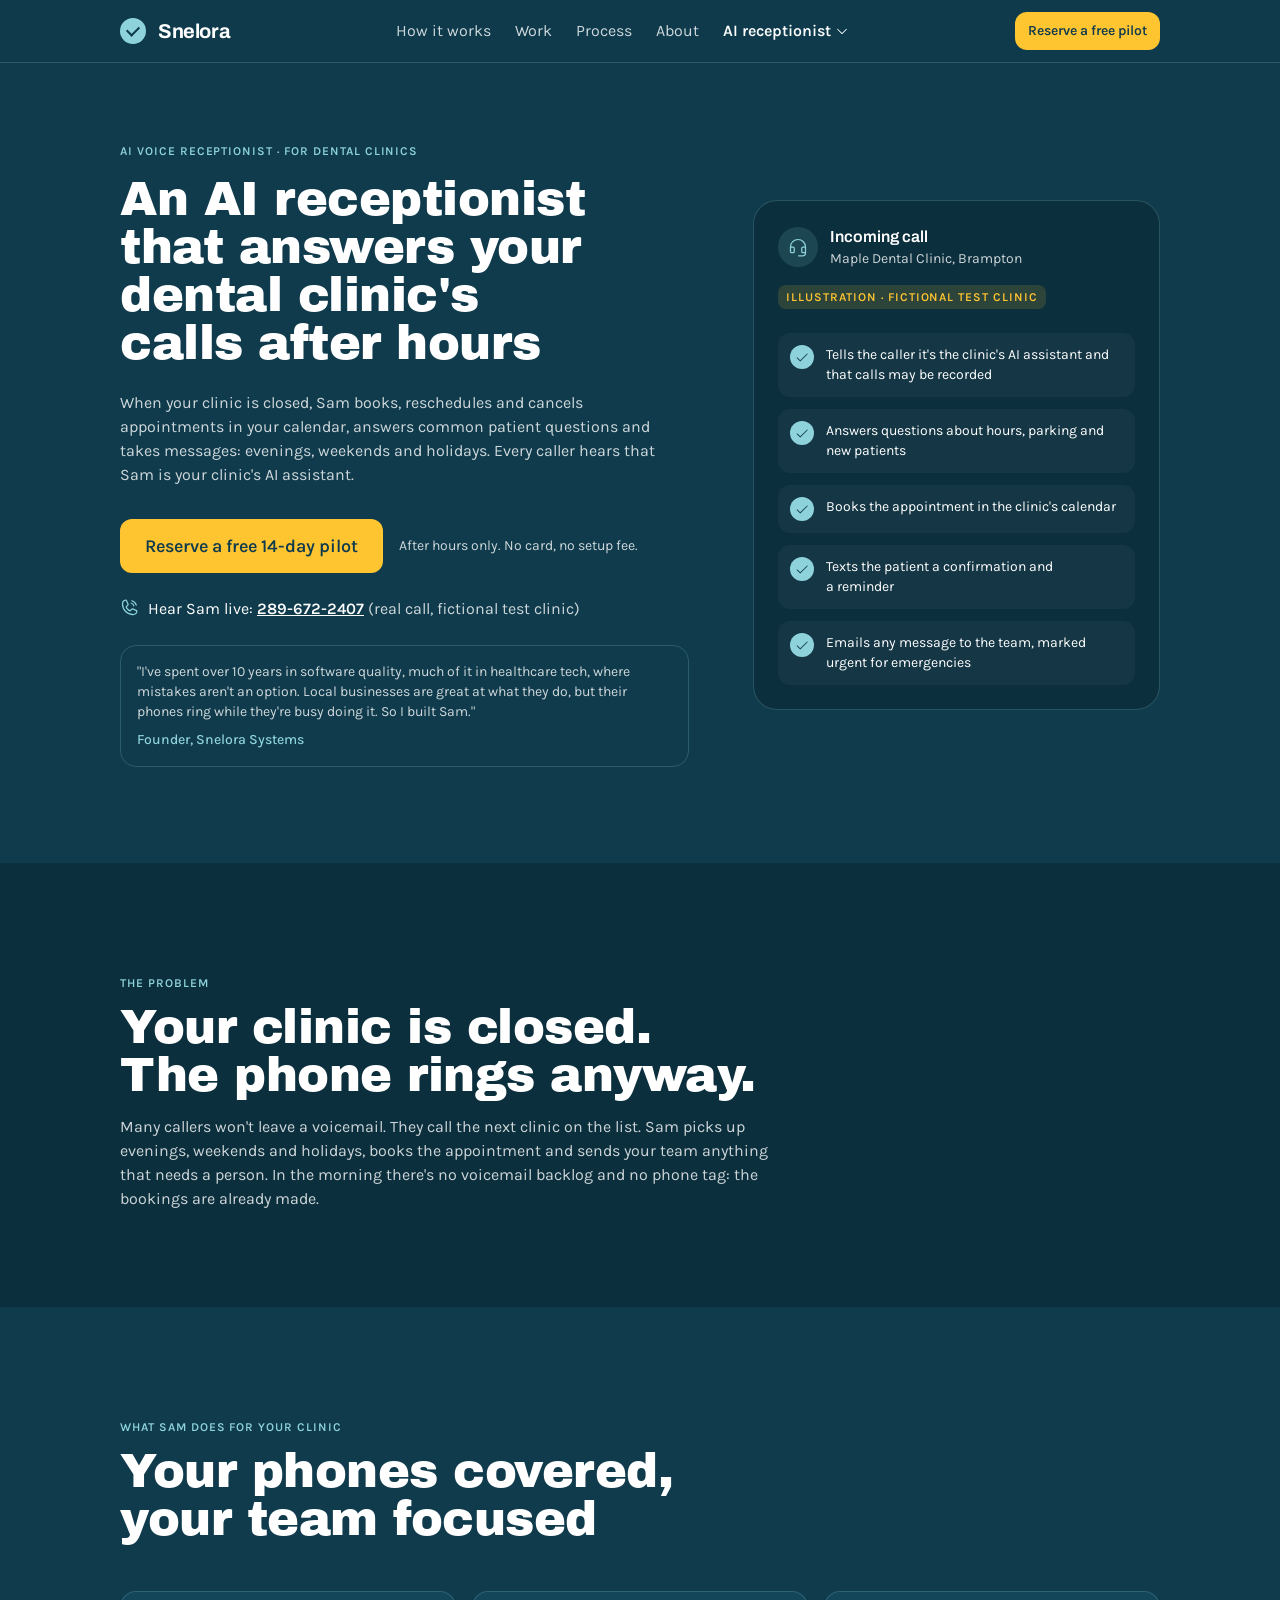
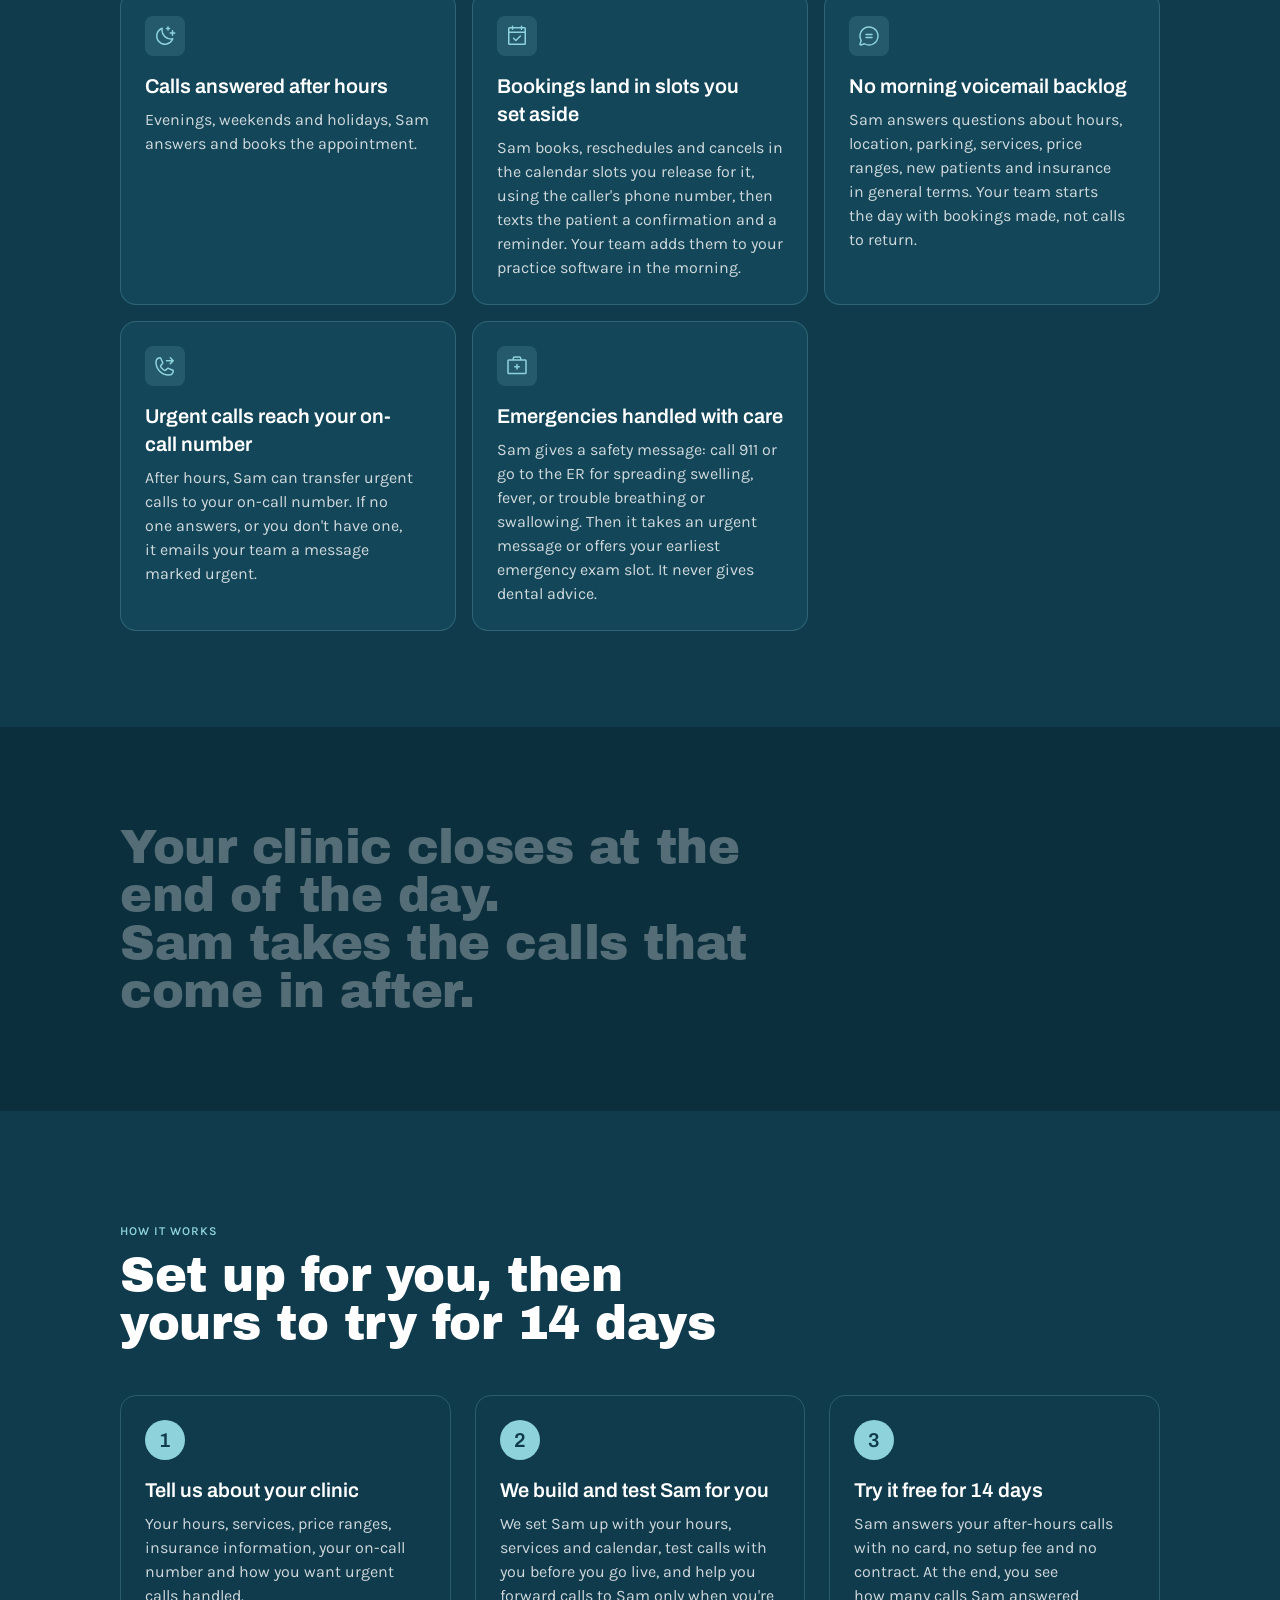
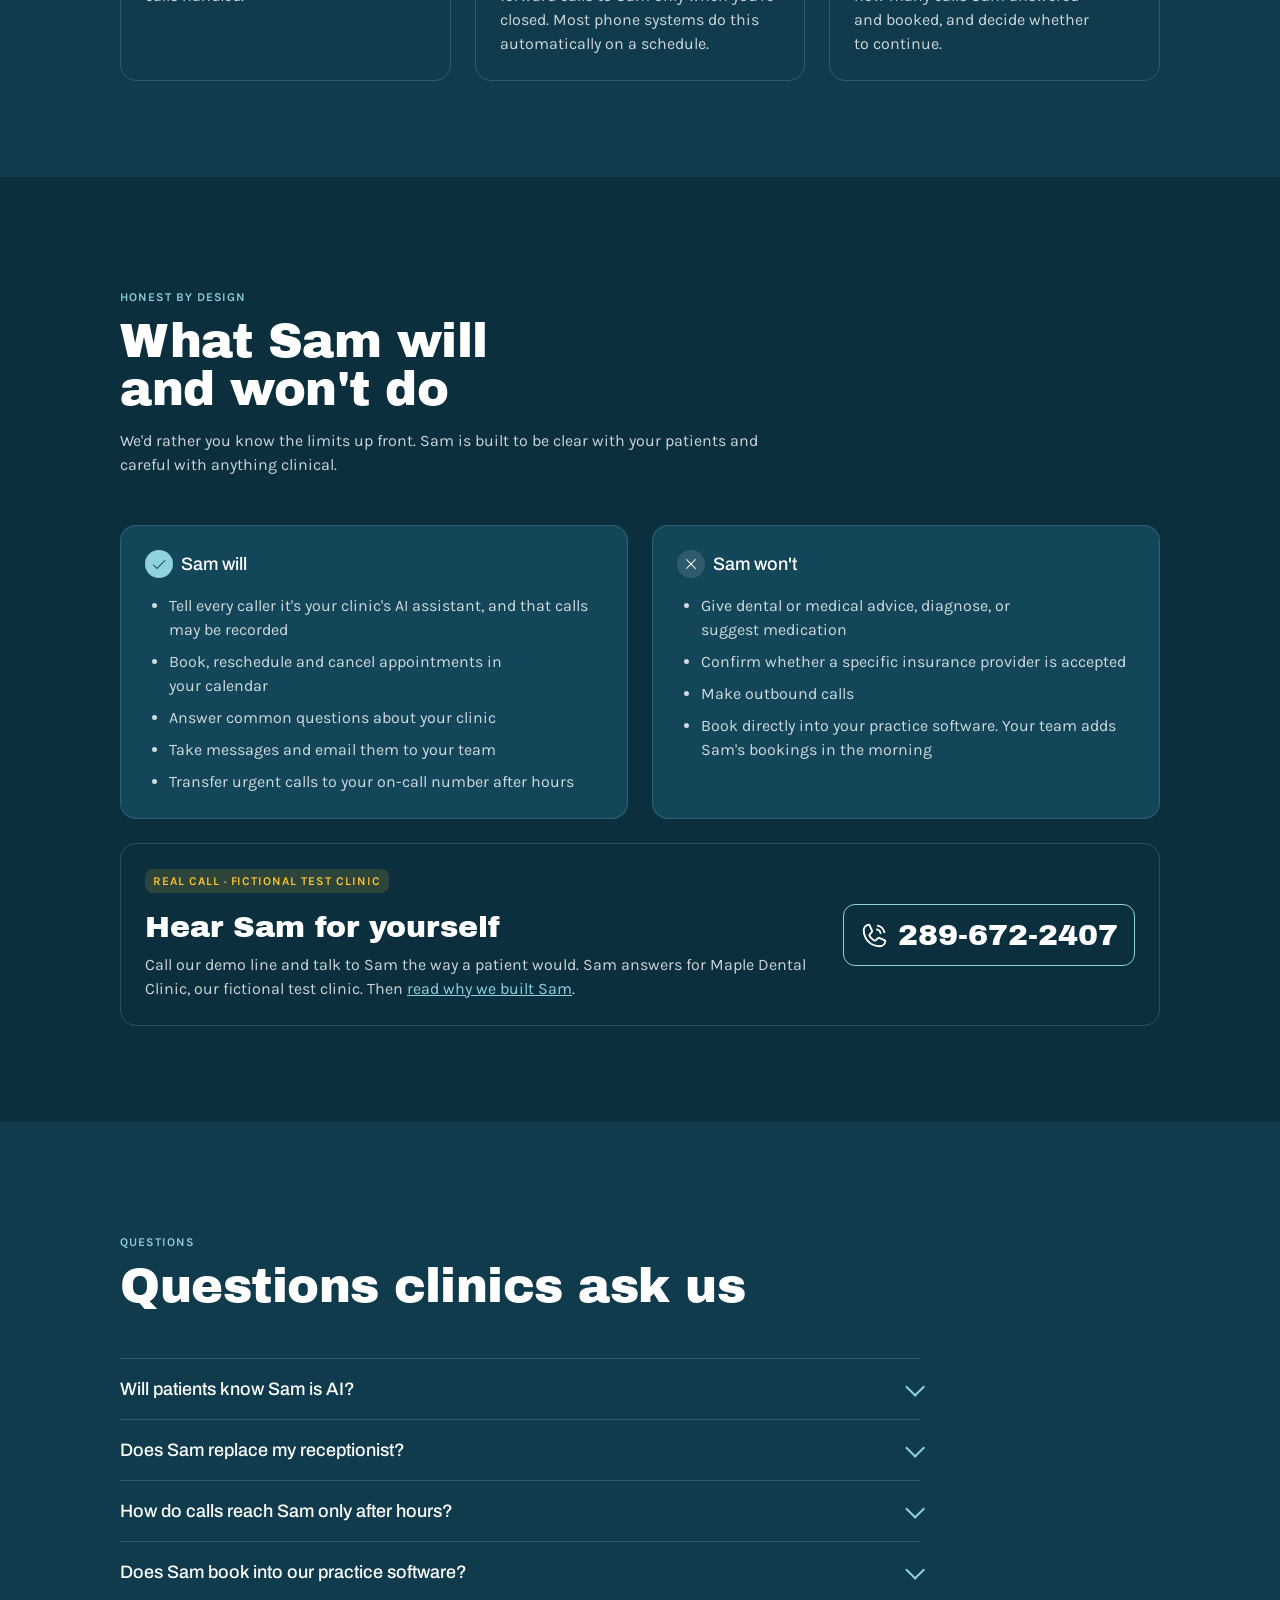
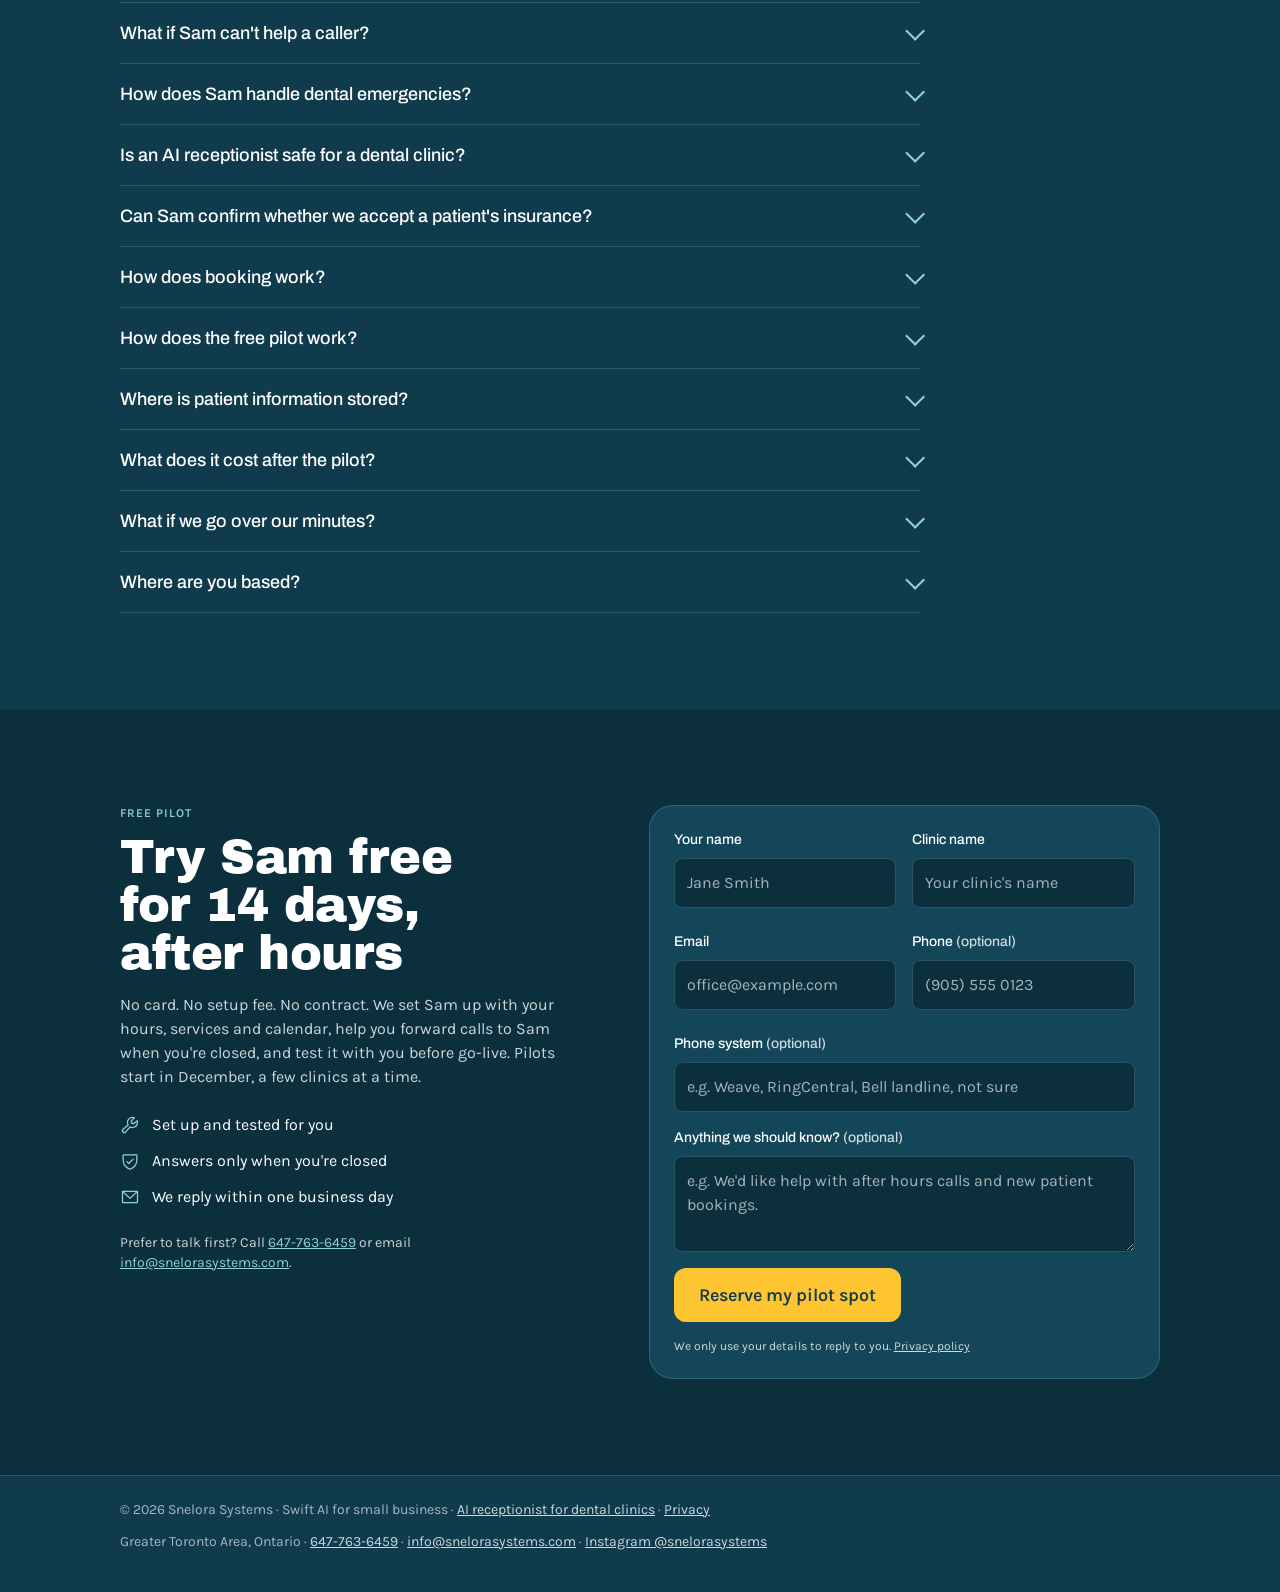
<file: dental.html>
<!doctype html>
<html lang="en">
<head>
<meta charset="utf-8">
<meta name="viewport" content="width=device-width, initial-scale=1, viewport-fit=cover">
<title>AI Receptionist for Dental Clinics | Snelora Systems</title>
<meta name="description" content="Sam, the AI voice receptionist for dental clinics, answers your calls after hours, books into your calendar and sends urgent calls to your on-call number. Try a free 14-day after-hours pilot.">
<link rel="canonical" href="https://snelorasystems.com/dental">
<meta property="og:type" content="website">
<meta property="og:title" content="AI receptionist for dental clinics | Snelora Systems">
<meta property="og:description" content="Sam answers your clinic's calls after hours, books into your calendar and sends urgent calls to your on-call number. Free 14-day pilot.">
<meta property="og:url" content="https://snelorasystems.com/dental">
<meta property="og:site_name" content="Snelora Systems">
<meta property="og:image" content="https://snelorasystems.com/og-dental.png?v=2">
<meta property="og:image:width" content="1200">
<meta property="og:image:height" content="630">
<meta property="og:image:alt" content="Snelora: AI voice receptionist for dental clinics. Free 14-day after-hours pilot.">
<meta name="twitter:card" content="summary_large_image">
<meta name="theme-color" content="#0F3B4C">
<link rel="icon" href="data:image/svg+xml,%3Csvg xmlns='http://www.w3.org/2000/svg' viewBox='0 0 32 32'%3E%3Ccircle cx='16' cy='16' r='14' fill='%230F3B4C'/%3E%3Cpath d='M10 16.5l4 4 8-9' stroke='%23BFE3E8' stroke-width='3' fill='none' stroke-linecap='round' stroke-linejoin='round'/%3E%3C/svg%3E">
<link rel="preconnect" href="https://fonts.googleapis.com">
<link rel="preconnect" href="https://fonts.gstatic.com" crossorigin>
<link rel="stylesheet" href="https://fonts.googleapis.com/css2?family=Archivo+Black&family=Archivo:wght@500;600;700&family=Karla:wght@400;500;600;700&display=swap">
<script type="application/ld+json">
{
  "@context": "https://schema.org",
  "@type": "FAQPage",
  "mainEntity": [
    {"@type":"Question","name":"Will patients know Sam is AI?","acceptedAnswer":{"@type":"Answer","text":"Yes. Sam tells every caller it is your clinic's AI assistant and that calls may be recorded."}},
    {"@type":"Question","name":"Does Sam replace my receptionist?","acceptedAnswer":{"@type":"Answer","text":"No. Sam answers only when your clinic is closed. Your team stays in charge of patient care, and adds Sam's bookings to your practice software in the morning."}},
    {"@type":"Question","name":"How do calls reach Sam only after hours?","acceptedAnswer":{"@type":"Answer","text":"Your phone system forwards calls to Sam when you're closed. Most cloud phone systems, such as Weave or RingCentral, do this on a schedule. On a basic landline, your team turns forwarding on at closing and off in the morning with a short code. We set it up and test it with you."}},
    {"@type":"Question","name":"Does Sam book into our practice software?","acceptedAnswer":{"@type":"Answer","text":"Not directly. Sam books into calendar slots you set aside and block in your practice software. In the morning your team enters those bookings, usually a few minutes of work. Compare that with today: listening to voicemails, calling each patient back, then booking them."}},
    {"@type":"Question","name":"What if Sam can't help a caller?","acceptedAnswer":{"@type":"Answer","text":"Sam takes a message and emails it to your team, marked urgent for emergencies. After hours, it can transfer urgent calls to your on-call number."}},
    {"@type":"Question","name":"How does Sam handle dental emergencies?","acceptedAnswer":{"@type":"Answer","text":"Sam gives a safety message first: call 911 or go to the ER for spreading swelling, fever, or trouble breathing or swallowing, and seek emergency care for a knocked out tooth, uncontrolled bleeding or a facial injury. Then it takes an urgent message or offers your earliest emergency exam slot."}},
    {"@type":"Question","name":"Is an AI receptionist safe for a dental clinic?","acceptedAnswer":{"@type":"Answer","text":"Sam never gives dental or medical advice, never diagnoses and never suggests medication. It is open about being AI and points emergencies to 911 or the ER."}},
    {"@type":"Question","name":"Can Sam confirm whether we accept a patient's insurance?","acceptedAnswer":{"@type":"Answer","text":"Sam answers insurance questions in general terms. It doesn't confirm whether a specific provider is accepted; it takes a message for your team instead."}},
    {"@type":"Question","name":"How does booking work?","acceptedAnswer":{"@type":"Answer","text":"Sam books, reschedules and cancels appointments in your calendar using the caller's phone number. The patient gets a text confirmation and a reminder."}},
    {"@type":"Question","name":"How does the free pilot work?","acceptedAnswer":{"@type":"Answer","text":"For 14 days, Sam answers your clinic's calls after hours, on weekends and on holidays. There's no card, no setup fee and no contract. We set Sam up with your hours, services and calendar and test it with you before go-live. At the end, you see how many calls Sam answered and booked, and decide whether to continue."}},
    {"@type":"Question","name":"Where is patient information stored?","acceptedAnswer":{"@type":"Answer","text":"Sam collects only what it needs to book a visit: name, phone number, visit type and whether the call is urgent. Calls are processed by our voice provider in the United States, and booking automation runs in the European Union. Before your pilot goes live, we give you a one-page summary of every system that touches patient information, and a written data agreement."}},
    {"@type":"Question","name":"What does it cost after the pilot?","acceptedAnswer":{"@type":"Answer","text":"The first 5 GTA clinics lock in the Standard plan at $359 a month. Monthly plans have no contract: Starter is $199 a month for 500 minutes, Standard is $359 for 1,000 minutes and Pro is $599 for 1,800 minutes, in Canadian dollars before HST, plus a one time $250 setup fee. Annual plans are paid up front, save 10% and waive the setup fee. Prices and terms may change for new clients; final terms are confirmed in your service agreement. See full pricing."}},
    {"@type":"Question","name":"What if we go over our minutes?","acceptedAnswer":{"@type":"Answer","text":"Extra minutes are $0.45 each. We message you at 80% of your minutes, and your line is never switched off."}},
    {"@type":"Question","name":"Where are you based?","acceptedAnswer":{"@type":"Answer","text":"We're based in the Greater Toronto Area. We're starting with clinics in Brampton, Mississauga, Toronto and Etobicoke, but we work with clinics outside the GTA too."}}
  ]
}
</script>
<link rel="stylesheet" href="/site.css">
<style>
/* Page styles. Shared tokens, type, buttons, header and footer live in /site.css */
/* Inline Phosphor icons */
.ph{display:inline-flex;align-items:center;justify-content:center;font-style:normal;line-height:1}
.ico{width:1em;height:1em;flex:none;fill:currentColor}

/* Hero */
.hero{padding-block:var(--s600) var(--s800)}
@media (min-width:1024px){.hero{padding-block:var(--s800) var(--s900)}}
.hero-grid{display:grid;gap:var(--s600);align-items:center}
@media (min-width:1024px){.hero-grid{grid-template-columns:minmax(0,1.4fr) minmax(0,1fr);gap:var(--s700)}}
.hero h1{margin-top:var(--s200);max-width:680px;color:#FFFFFF}
.hero .sub{margin-top:var(--s300);max-width:680px}
.hero-cta{margin-top:var(--s400);display:flex;flex-wrap:wrap;align-items:center;gap:var(--s100) var(--s200)}
.risk{color:var(--text-2)}
.proof-line{margin-top:var(--s300);display:flex;align-items:flex-start;gap:var(--s75)}
.proof-line i{color:var(--accent);font-size:20px;line-height:24px}
.proof-line a{color:var(--text);font-weight:600;white-space:nowrap}
.founder{margin:var(--s300) 0 0;padding:var(--s200);border:1px solid var(--line);border-radius:16px;max-width:680px}
.founder p{color:var(--text-2)}
.founder footer,.founder cite{display:block;margin-top:var(--s75);color:var(--accent);font-style:normal}

/* Call card illustration */
.callcard{background:var(--bg-deep);border:1px solid var(--line);border-radius:24px;padding:var(--s300)}
.callcard-top{display:flex;align-items:center;gap:var(--s100)}
.callcard-ico{flex:0 0 40px;height:40px;border-radius:50%;background:rgba(142,211,219,.14);display:grid;place-items:center;color:var(--accent);font-size:20px}
.callcard-tag{display:inline-block;margin-top:var(--s200);padding:var(--s50) var(--s75);border-radius:8px;background:rgba(255,197,49,.14);color:var(--cta)}
.checks{list-style:none;margin:var(--s300) 0 0;padding:0;display:grid;gap:var(--s100)}
.checks li{display:flex;gap:var(--s100);align-items:flex-start;padding:var(--s100);border-radius:12px;background:rgba(255,255,255,.04)}
.checks li i{flex:0 0 24px;height:24px;border-radius:50%;background:var(--accent);color:var(--bg);display:grid;place-items:center;font-size:14px}
.anim .checks li{opacity:0;transform:translateY(8px);transition:opacity .6s var(--ease),transform .6s var(--ease)}
.anim .checks li.on{opacity:1;transform:none}

/* Sections */
section.block{padding-block:var(--s800)}
@media (min-width:1024px){section.block{padding-block:var(--s900)}}
section.alt{background:var(--bg-deep)}
.sec-head{max-width:680px}
.sec-head h2{margin-top:var(--s100)}
.sec-head p{margin-top:var(--s200)}


/* Benefits */
.benefits{list-style:none;margin:var(--s600) 0 0;padding:0;display:grid;gap:var(--s200)}
@media (min-width:760px){.benefits{grid-template-columns:repeat(2,minmax(0,1fr))}}
@media (min-width:1024px){.benefits{grid-template-columns:repeat(3,minmax(0,1fr))}}
.benefits li{display:flex;flex-direction:column;gap:var(--s200);padding:var(--s300);background:var(--card);border:1px solid var(--line);border-radius:16px;min-width:0}
.benefits li p{margin-top:var(--s75)}
.b-ico{width:40px;height:40px;border-radius:8px;background:rgba(142,211,219,.14);color:var(--accent);display:grid;place-items:center;font-size:24px}

/* How it works */
.steps{list-style:none;margin:var(--s600) 0 0;padding:0;display:grid;gap:var(--s200);counter-reset:none}
@media (min-width:900px){.steps{grid-template-columns:repeat(3,minmax(0,1fr));gap:var(--s300)}}
.steps li{padding:var(--s300);border:1px solid var(--line);border-radius:16px;min-width:0}
.steps h3{margin-top:var(--s200)}
.steps p{margin-top:var(--s75)}
.step-n{width:40px;height:40px;border-radius:50%;background:var(--accent);color:var(--bg);display:grid;place-items:center}

/* Will / won't and demo */
.willwont{margin-top:var(--s600);display:grid;gap:var(--s200)}
@media (min-width:760px){.willwont{grid-template-columns:repeat(2,minmax(0,1fr));gap:var(--s300)}}
.ww{padding:var(--s300);border-radius:16px;border:1px solid var(--line);background:var(--card);min-width:0}
.ww h3{display:flex;align-items:center;gap:var(--s75)}
.ww h3 i{width:28px;height:28px;border-radius:50%;display:grid;place-items:center;font-size:16px}
.will h3 i{background:var(--accent);color:var(--bg)}
.wont h3 i{background:rgba(255,255,255,.12);color:var(--text)}
.ww ul{margin:var(--s200) 0 0;padding-left:var(--s300);color:var(--text-2);display:grid;gap:var(--s75)}
.demo{margin-top:var(--s300);padding:var(--s300);border-radius:16px;border:1px solid var(--line);display:flex;flex-wrap:wrap;align-items:center;justify-content:space-between;gap:var(--s300)}
.demo > div{max-width:680px;flex:1 1 320px;min-width:0}
.demo-num{display:inline-flex;align-items:center;gap:var(--s75);color:var(--text);text-decoration:none;padding:var(--s100) var(--s200);border-radius:12px;border:1px solid var(--accent);white-space:nowrap;transition:background-color .3s var(--ease)}
.demo-num:hover{background:rgba(142,211,219,.12)}
.demo-num:active{transform:scale(.98)}

/* FAQ */
.faq{margin-top:var(--s600);max-width:800px;border-top:1px solid var(--line)}
.faq details{border-bottom:1px solid var(--line)}
.faq summary{cursor:pointer;list-style:none;display:flex;justify-content:space-between;align-items:center;gap:var(--s200);padding:var(--s200) 0;transition:color .3s var(--ease)}
.faq summary:hover{color:var(--accent)}
.faq summary::-webkit-details-marker{display:none}
.faq summary::after{content:"";flex:0 0 12px;height:12px;border-right:2px solid var(--accent);border-bottom:2px solid var(--accent);transform:rotate(45deg) translateY(-3px);transition:transform .5s var(--ease)}
.faq details[open] summary::after{transform:rotate(225deg) translateY(-3px)}
.faq details p{padding-bottom:var(--s200);max-width:70ch}

/* Trial form */
.trial-grid{display:grid;gap:var(--s600);align-items:start}
@media (min-width:1024px){.trial-grid{grid-template-columns:minmax(0,1fr) minmax(0,1.1fr);gap:var(--s700)}}
.trial-points{list-style:none;margin:var(--s300) 0 0;padding:0;display:grid;gap:var(--s100)}
.trial-points li{display:flex;align-items:center;gap:var(--s100)}
.trial-points i{color:var(--accent);font-size:20px}
.title-4{font:500 14px/20px var(--head)}
.trial-form{display:grid;gap:var(--s200);padding:var(--s300);background:var(--card);border:1px solid var(--line);border-radius:24px;min-width:0}
@media (min-width:640px){.trial-form{grid-template-columns:repeat(2,minmax(0,1fr))}}
.field{display:flex;flex-direction:column;gap:var(--s75);min-width:0}
.field.full,.form-foot.full,.form-msg{grid-column:1/-1}
.field input,.field textarea{width:100%;padding:var(--s100);border-radius:8px;border:1px solid var(--line);background:var(--bg-deep);color:var(--text);transition:border-color .3s var(--ease)}
.field textarea{min-height:96px;resize:vertical}
.field input::placeholder,.field textarea::placeholder{color:var(--text-3)}
.field input:hover,.field textarea:hover{border-color:var(--accent)}
.field input:focus-visible,.field textarea:focus-visible{outline:2px solid var(--cta);outline-offset:1px;border-color:var(--cta)}
.field [aria-invalid="true"]{border-color:var(--bad)}
.err{color:var(--bad);min-height:16px}
.err:empty{min-height:0}
.hp{position:absolute;left:-9999px;width:1px;height:1px;overflow:hidden}
.form-msg{padding:var(--s100) var(--s200);border-radius:8px}
.form-msg.ok{background:rgba(142,211,219,.16);color:var(--text)}
.form-msg.bad{background:rgba(255,180,168,.14);color:var(--bad)}
.form-foot{display:flex;flex-wrap:wrap;align-items:center;gap:var(--s200)}
.form-foot a{color:var(--text-2)}

/* Tagline reveal */
.tagline-text{max-width:680px;color:var(--text)}
.tagline-text .w{color:rgba(255,255,255,.30);transition:color .6s var(--ease)}
.tagline-text .w.on{color:#FFFFFF}
.no-js .tagline-text .w{color:#FFFFFF}

/* Scroll reveal (skill B7) */
.reveal{opacity:0;transform:translateY(32px);transition:opacity .7s var(--ease),transform .7s var(--ease)}
.reveal.in{opacity:1;transform:none}
.no-js .reveal{opacity:1;transform:none}
@media (prefers-reduced-motion:reduce){
  .reveal{transform:none;transition:opacity .3s var(--ease)}
  .anim .checks li{transform:none;transition:opacity .3s var(--ease)}
  .tagline-text .w{transition:none}
}

</style>
</head>
<body class="no-js">
<a class="skip button-sm" href="#main">Skip to content</a>
<!-- Icons: Phosphor Icons regular (MIT License, Copyright (c) 2023 Phosphor Icons), inlined -->
<svg xmlns="http://www.w3.org/2000/svg" style="display:none" aria-hidden="true">
  <symbol id="ph-phone-call" viewBox="0 0 256 256"><path d="M144.27,45.93a8,8,0,0,1,9.8-5.66,86.22,86.22,0,0,1,61.66,61.66,8,8,0,0,1-5.66,9.8A8.23,8.23,0,0,1,208,112a8,8,0,0,1-7.73-5.94,70.35,70.35,0,0,0-50.33-50.33A8,8,0,0,1,144.27,45.93Zm-2.33,41.8c13.79,3.68,22.65,12.54,26.33,26.33A8,8,0,0,0,176,120a8.23,8.23,0,0,0,2.07-.27,8,8,0,0,0,5.66-9.8c-5.12-19.16-18.5-32.54-37.66-37.66a8,8,0,1,0-4.13,15.46Zm81.94,95.35A56.26,56.26,0,0,1,168,232C88.6,232,24,167.4,24,88A56.26,56.26,0,0,1,72.92,32.12a16,16,0,0,1,16.62,9.52l21.12,47.15,0,.12A16,16,0,0,1,109.39,104c-.18.27-.37.52-.57.77L88,129.45c7.49,15.22,23.41,31,38.83,38.51l24.34-20.71a8.12,8.12,0,0,1,.75-.56,16,16,0,0,1,15.17-1.4l.13.06,47.11,21.11A16,16,0,0,1,223.88,183.08Zm-15.88-2s-.07,0-.11,0h0l-47-21.05-24.35,20.71a8.44,8.44,0,0,1-.74.56,16,16,0,0,1-15.75,1.14c-18.73-9.05-37.4-27.58-46.46-46.11a16,16,0,0,1,1-15.7,6.13,6.13,0,0,1,.57-.77L96,95.15l-21-47a.61.61,0,0,1,0-.12A40.2,40.2,0,0,0,40,88,128.14,128.14,0,0,0,168,216,40.21,40.21,0,0,0,208,181.07Z"/></symbol>
  <symbol id="ph-headset" viewBox="0 0 256 256"><path d="M201.89,54.66A103.43,103.43,0,0,0,128.79,24H128A104,104,0,0,0,24,128v56a24,24,0,0,0,24,24H64a24,24,0,0,0,24-24V144a24,24,0,0,0-24-24H40.36A88.12,88.12,0,0,1,190.54,65.93,87.39,87.39,0,0,1,215.65,120H192a24,24,0,0,0-24,24v40a24,24,0,0,0,24,24h24a24,24,0,0,1-24,24H136a8,8,0,0,0,0,16h56a40,40,0,0,0,40-40V128A103.41,103.41,0,0,0,201.89,54.66ZM64,136a8,8,0,0,1,8,8v40a8,8,0,0,1-8,8H48a8,8,0,0,1-8-8V136Zm128,56a8,8,0,0,1-8-8V144a8,8,0,0,1,8-8h24v56Z"/></symbol>
  <symbol id="ph-check" viewBox="0 0 256 256"><path d="M229.66,77.66l-128,128a8,8,0,0,1-11.32,0l-56-56a8,8,0,0,1,11.32-11.32L96,188.69,218.34,66.34a8,8,0,0,1,11.32,11.32Z"/></symbol>
  <symbol id="ph-moon-stars" viewBox="0 0 256 256"><path d="M240,96a8,8,0,0,1-8,8H216v16a8,8,0,0,1-16,0V104H184a8,8,0,0,1,0-16h16V72a8,8,0,0,1,16,0V88h16A8,8,0,0,1,240,96ZM144,56h8v8a8,8,0,0,0,16,0V56h8a8,8,0,0,0,0-16h-8V32a8,8,0,0,0-16,0v8h-8a8,8,0,0,0,0,16Zm72.77,97a8,8,0,0,1,1.43,8A96,96,0,1,1,95.07,37.8a8,8,0,0,1,10.6,9.06A88.07,88.07,0,0,0,209.14,150.33,8,8,0,0,1,216.77,153Zm-19.39,14.88c-1.79.09-3.59.14-5.38.14A104.11,104.11,0,0,1,88,64c0-1.79,0-3.59.14-5.38A80,80,0,1,0,197.38,167.86Z"/></symbol>
  <symbol id="ph-calendar-check" viewBox="0 0 256 256"><path d="M208,32H184V24a8,8,0,0,0-16,0v8H88V24a8,8,0,0,0-16,0v8H48A16,16,0,0,0,32,48V208a16,16,0,0,0,16,16H208a16,16,0,0,0,16-16V48A16,16,0,0,0,208,32ZM72,48v8a8,8,0,0,0,16,0V48h80v8a8,8,0,0,0,16,0V48h24V80H48V48ZM208,208H48V96H208V208Zm-38.34-85.66a8,8,0,0,1,0,11.32l-48,48a8,8,0,0,1-11.32,0l-24-24a8,8,0,0,1,11.32-11.32L116,164.69l42.34-42.35A8,8,0,0,1,169.66,122.34Z"/></symbol>
  <symbol id="ph-chat-circle-text" viewBox="0 0 256 256"><path d="M168,112a8,8,0,0,1-8,8H96a8,8,0,0,1,0-16h64A8,8,0,0,1,168,112Zm-8,24H96a8,8,0,0,0,0,16h64a8,8,0,0,0,0-16Zm72-8A104,104,0,0,1,79.12,219.82L45.07,231.17a16,16,0,0,1-20.24-20.24l11.35-34.05A104,104,0,1,1,232,128Zm-16,0A88,88,0,1,0,51.81,172.06a8,8,0,0,1,.66,6.54L40,216,77.4,203.53a7.85,7.85,0,0,1,2.53-.42,8,8,0,0,1,4,1.08A88,88,0,0,0,216,128Z"/></symbol>
  <symbol id="ph-phone-transfer" viewBox="0 0 256 256"><path d="M136,72a8,8,0,0,1,8-8h52.69L178.34,45.66a8,8,0,0,1,11.32-11.32l32,32a8,8,0,0,1,0,11.32l-32,32a8,8,0,0,1-11.32-11.32L196.69,80H144A8,8,0,0,1,136,72Zm87.87,111.08A56.24,56.24,0,0,1,168,232C88.6,232,24,167.4,24,88A56.24,56.24,0,0,1,72.92,32.13a16,16,0,0,1,16.62,9.51l21.12,47.15,0,.12A16,16,0,0,1,109.39,104c-.18.27-.37.52-.57.77L88,129.45c7.49,15.22,23.41,31,38.83,38.51l24.34-20.71a8.12,8.12,0,0,1,.75-.56,16,16,0,0,1,15.18-1.4l.11.06,47.11,21.11A16,16,0,0,1,223.87,183.08Zm-15.87-2s-.07,0-.11,0h0l-47-21.05-24.35,20.71a8,8,0,0,1-.74.56,16,16,0,0,1-15.75,1.14c-18.73-9-37.4-27.58-46.46-46.11a16,16,0,0,1,1-15.7,7,7,0,0,1,.57-.77L96,95.15l-21-47a.61.61,0,0,1,0-.12A40.2,40.2,0,0,0,40,88,128.14,128.14,0,0,0,168,216,40.21,40.21,0,0,0,208,181.07Z"/></symbol>
  <symbol id="ph-first-aid-kit" viewBox="0 0 256 256"><path d="M216,56H176V48a24,24,0,0,0-24-24H104A24,24,0,0,0,80,48v8H40A16,16,0,0,0,24,72V200a16,16,0,0,0,16,16H216a16,16,0,0,0,16-16V72A16,16,0,0,0,216,56ZM96,48a8,8,0,0,1,8-8h48a8,8,0,0,1,8,8v8H96ZM216,200H40V72H216V200Zm-56-64a8,8,0,0,1-8,8H136v16a8,8,0,0,1-16,0V144H104a8,8,0,0,1,0-16h16V112a8,8,0,0,1,16,0v16h16A8,8,0,0,1,160,136Z"/></symbol>
  <symbol id="ph-x" viewBox="0 0 256 256"><path d="M205.66,194.34a8,8,0,0,1-11.32,11.32L128,139.31,61.66,205.66a8,8,0,0,1-11.32-11.32L116.69,128,50.34,61.66A8,8,0,0,1,61.66,50.34L128,116.69l66.34-66.35a8,8,0,0,1,11.32,11.32L139.31,128Z"/></symbol>
  <symbol id="ph-wrench" viewBox="0 0 256 256"><path d="M226.76,69a8,8,0,0,0-12.84-2.88l-40.3,37.19-17.23-3.7-3.7-17.23,37.19-40.3A8,8,0,0,0,187,29.24,72,72,0,0,0,88,96,72.34,72.34,0,0,0,94,124.94L33.79,177c-.15.12-.29.26-.43.39a32,32,0,0,0,45.26,45.26c.13-.13.27-.28.39-.42L131.06,162A72,72,0,0,0,232,96,71.56,71.56,0,0,0,226.76,69ZM160,152a56.14,56.14,0,0,1-27.07-7,8,8,0,0,0-9.92,1.77L67.11,211.51a16,16,0,0,1-22.62-22.62L109.18,133a8,8,0,0,0,1.77-9.93,56,56,0,0,1,58.36-82.31l-31.2,33.81a8,8,0,0,0-1.94,7.1L141.83,108a8,8,0,0,0,6.14,6.14l26.35,5.66a8,8,0,0,0,7.1-1.94l33.81-31.2A56.06,56.06,0,0,1,160,152Z"/></symbol>
  <symbol id="ph-shield-check" viewBox="0 0 256 256"><path d="M208,40H48A16,16,0,0,0,32,56v56c0,52.72,25.52,84.67,46.93,102.19,23.06,18.86,46,25.26,47,25.53a8,8,0,0,0,4.2,0c1-.27,23.91-6.67,47-25.53C198.48,196.67,224,164.72,224,112V56A16,16,0,0,0,208,40Zm0,72c0,37.07-13.66,67.16-40.6,89.42A129.3,129.3,0,0,1,128,223.62a128.25,128.25,0,0,1-38.92-21.81C61.82,179.51,48,149.3,48,112l0-56,160,0ZM82.34,141.66a8,8,0,0,1,11.32-11.32L112,148.69l50.34-50.35a8,8,0,0,1,11.32,11.32l-56,56a8,8,0,0,1-11.32,0Z"/></symbol>
  <symbol id="ph-envelope-simple" viewBox="0 0 256 256"><path d="M224,48H32a8,8,0,0,0-8,8V192a16,16,0,0,0,16,16H216a16,16,0,0,0,16-16V56A8,8,0,0,0,224,48ZM203.43,64,128,133.15,52.57,64ZM216,192H40V74.19l82.59,75.71a8,8,0,0,0,10.82,0L216,74.19V192Z"/></symbol>
</svg>
<header class="site-head"><div class="wrap">
  <a class="brand" href="/"><span class="mark" aria-hidden="true"></span>Snelora</a>
  <nav class="links body-3" id="siteLinks" aria-label="Main">
    <a href="/#pattern">How it works</a>
    <a href="/#work">Work</a>
    <a href="/#process">Process</a>
    <a href="/#about">About</a>
    <div class="dd current">
      <button class="dd-btn" type="button" aria-expanded="false" aria-controls="ddPanel">AI receptionist <svg class="dd-chev" viewBox="0 0 256 256" aria-hidden="true" focusable="false"><path d="M213.66,101.66l-80,80a8,8,0,0,1-11.32,0l-80-80A8,8,0,0,1,53.66,90.34L128,164.69l74.34-74.35a8,8,0,0,1,11.32,11.32Z"/></svg></button>
      <div class="dd-panel" id="ddPanel">
        <a href="/dental" aria-current="page"><span class="dd-ico"><svg viewBox="0 0 256 256" aria-hidden="true" focusable="false"><path d="M171,71.42,149.54,80,171,88.57A8,8,0,1,1,165,103.42L128,88.61,91,103.42A8,8,0,1,1,85,88.57L106.46,80,85,71.42A8,8,0,1,1,91,56.57l37,14.81,37-14.81A8,8,0,1,1,171,71.42Zm53,8.33c0,42.72-8,75.4-14.69,95.28-8.73,25.8-20.63,45.49-32.65,54a15.69,15.69,0,0,1-15.95,1.41,16.09,16.09,0,0,1-9.18-13.36C150.68,205.58,146.48,168,128,168s-22.68,37.59-23.53,49.11a16.09,16.09,0,0,1-16,14.9,15.67,15.67,0,0,1-9.13-2.95c-12-8.53-23.92-28.22-32.65-54C40,155.15,32,122.47,32,79.75A56,56,0,0,1,88,24h80A56,56,0,0,1,224,79.75Zm-16,0A40,40,0,0,0,168,40H88A40,40,0,0,0,48,79.76c0,40.55,7.51,71.4,13.85,90.14,11.05,32.66,23,43.37,26.61,46C91.57,174.67,105.59,152,128,152s36.45,22.71,39.49,63.94h0c3.6-2.59,15.57-13.26,26.66-46C200.49,151.16,208,120.31,208,79.76Z"/></svg></span><span><b>Dental clinics</b><small>AI receptionist for dental clinics. Answers your calls after hours and books into your calendar.</small></span></a>
        <a href="/pricing"><span class="dd-ico"><svg viewBox="0 0 256 256" aria-hidden="true" focusable="false"><path d="M243.31,136,144,36.69A15.86,15.86,0,0,0,132.69,32H40a8,8,0,0,0-8,8v92.69A15.86,15.86,0,0,0,36.69,144L136,243.31a16,16,0,0,0,22.63,0l84.68-84.68a16,16,0,0,0,0-22.63Zm-96,96L48,132.69V48h84.69L232,147.31ZM96,84A12,12,0,1,1,84,72,12,12,0,0,1,96,84Z"/></svg></span><span><b>Pricing</b><small>Plans from $199 a month. Free 14-day pilot, no contract.</small></span></a>
      </div>
    </div>
  </nav>
  <a class="btn nav-cta button-sm" href="#trial"><span class="cta-lg">Reserve a free pilot</span><span class="cta-sm">Free pilot</span></a>
  <button class="menu-btn" id="menuBtn" type="button" aria-label="Open menu" aria-expanded="false" aria-controls="siteLinks"><span></span></button>
</div></header>

<main id="main">
  <!-- HERO -->
  <section class="hero" aria-labelledby="hero-h">
    <div class="wrap hero-grid">
      <div>
        <p class="eyebrow caption-3">AI voice receptionist · for dental clinics</p>
        <h1 class="heading-1 balance" id="hero-h">An AI receptionist that answers your dental clinic's calls after hours</h1>
        <p class="sub body-3 muted">When your clinic is closed, Sam books, reschedules and cancels appointments in your calendar, answers common patient questions and takes messages: evenings, weekends and holidays. Every caller hears that Sam is your clinic's AI assistant.</p>
        <div class="hero-cta">
          <a class="btn button-lg" href="#trial">Reserve a free 14-day pilot</a>
          <span class="risk body-6">After hours only. No card, no setup fee.</span>
        </div>
        <p class="proof-line body-3"><i class="ph" aria-hidden="true"><svg class="ico" aria-hidden="true" focusable="false"><use href="#ph-phone-call"/></svg></i><span>Hear Sam live: <a href="tel:+12896722407">289-672-2407</a> <span class="muted">(real call, fictional test clinic)</span></span></p>
        <blockquote class="founder" id="founder">
          <p class="body-6">"I've spent over 10 years in software quality, much of it in healthcare tech, where mistakes aren't an option. Local businesses are great at what they do, but their phones ring while they're busy doing it. So I built Sam."</p>
          <cite class="caption-1">Founder, Snelora Systems</cite>
        </blockquote>
      </div>

      <figure class="callcard" id="callcard" aria-label="Illustration of what Sam does on a call to a fictional test clinic" style="margin:0">
        <div class="callcard-top">
          <span class="callcard-ico" aria-hidden="true"><i class="ph"><svg class="ico" aria-hidden="true" focusable="false"><use href="#ph-headset"/></svg></i></span>
          <div>
            <p class="title-3">Incoming call</p>
            <p class="body-6 muted">Maple Dental Clinic, Brampton</p>
          </div>
        </div>
        <span class="callcard-tag caption-3">Illustration · fictional test clinic</span>
        <ul class="checks body-6">
          <li><i class="ph" aria-hidden="true"><svg class="ico" aria-hidden="true" focusable="false"><use href="#ph-check"/></svg></i><span>Tells the caller it's the clinic's AI assistant and that calls may be recorded</span></li>
          <li><i class="ph" aria-hidden="true"><svg class="ico" aria-hidden="true" focusable="false"><use href="#ph-check"/></svg></i><span>Answers questions about hours, parking and new patients</span></li>
          <li><i class="ph" aria-hidden="true"><svg class="ico" aria-hidden="true" focusable="false"><use href="#ph-check"/></svg></i><span>Books the appointment in the clinic's calendar</span></li>
          <li><i class="ph" aria-hidden="true"><svg class="ico" aria-hidden="true" focusable="false"><use href="#ph-check"/></svg></i><span>Texts the patient a confirmation and a reminder</span></li>
          <li><i class="ph" aria-hidden="true"><svg class="ico" aria-hidden="true" focusable="false"><use href="#ph-check"/></svg></i><span>Emails any message to the team, marked urgent for emergencies</span></li>
        </ul>
      </figure>
    </div>
  </section>

  <!-- PROBLEM -> SOLUTION -->
  <section class="block alt" aria-labelledby="problem-h">
    <div class="wrap">
      <div class="sec-head reveal">
        <p class="eyebrow caption-3">The problem</p>
        <h2 class="heading-2 balance" id="problem-h">Your clinic is closed. The phone rings anyway.</h2>
        <p class="body-3 muted">Many callers won't leave a voicemail. They call the next clinic on the list. Sam picks up evenings, weekends and holidays, books the appointment and sends your team anything that needs a person. In the morning there's no voicemail backlog and no phone tag: the bookings are already made.</p>
      </div>
    </div>
  </section>

  <!-- BENEFITS -->
  <section class="block" aria-labelledby="benefits-h">
    <div class="wrap">
      <div class="sec-head reveal">
        <p class="eyebrow caption-3">What Sam does for your clinic</p>
        <h2 class="heading-2 balance" id="benefits-h">Your phones covered, your team focused</h2>
      </div>
      <ul class="benefits reveal">
        <li><span class="b-ico" aria-hidden="true"><i class="ph"><svg class="ico" aria-hidden="true" focusable="false"><use href="#ph-moon-stars"/></svg></i></span><div><h3 class="heading-6">Calls answered after hours</h3><p class="body-3 muted">Evenings, weekends and holidays, Sam answers and books the appointment.</p></div></li>
        <li><span class="b-ico" aria-hidden="true"><i class="ph"><svg class="ico" aria-hidden="true" focusable="false"><use href="#ph-calendar-check"/></svg></i></span><div><h3 class="heading-6">Bookings land in slots you set aside</h3><p class="body-3 muted">Sam books, reschedules and cancels in the calendar slots you release for it, using the caller's phone number, then texts the patient a confirmation and a reminder. Your team adds them to your practice software in the morning.</p></div></li>
        <li><span class="b-ico" aria-hidden="true"><i class="ph"><svg class="ico" aria-hidden="true" focusable="false"><use href="#ph-chat-circle-text"/></svg></i></span><div><h3 class="heading-6">No morning voicemail backlog</h3><p class="body-3 muted">Sam answers questions about hours, location, parking, services, price ranges, new patients and insurance in general terms. Your team starts the day with bookings made, not calls to return.</p></div></li>
        <li><span class="b-ico" aria-hidden="true"><i class="ph"><svg class="ico" aria-hidden="true" focusable="false"><use href="#ph-phone-transfer"/></svg></i></span><div><h3 class="heading-6">Urgent calls reach your on-call number</h3><p class="body-3 muted">After hours, Sam can transfer urgent calls to your on-call number. If no one answers, or you don't have one, it emails your team a message marked urgent.</p></div></li>
        <li><span class="b-ico" aria-hidden="true"><i class="ph"><svg class="ico" aria-hidden="true" focusable="false"><use href="#ph-first-aid-kit"/></svg></i></span><div><h3 class="heading-6">Emergencies handled with care</h3><p class="body-3 muted">Sam gives a safety message: call 911 or go to the ER for spreading swelling, fever, or trouble breathing or swallowing. Then it takes an urgent message or offers your earliest emergency exam slot. It never gives dental advice.</p></div></li>
      </ul>
    </div>
  </section>

  <!-- TAGLINE REVEAL (skill B11) -->
  <section class="block alt tagline" aria-label="Our promise">
    <div class="wrap">
      <p class="heading-1 tagline-text" id="tagline">Your clinic closes at the end of the day.<br> Sam takes the calls that come in after.</p>
    </div>
  </section>

  <!-- HOW IT WORKS -->
  <section class="block" id="how" aria-labelledby="how-h">
    <div class="wrap">
      <div class="sec-head reveal">
        <p class="eyebrow caption-3">How it works</p>
        <h2 class="heading-2 balance" id="how-h">Set up for you, then yours to try for 14 days</h2>
      </div>
      <ol class="steps reveal">
        <li><span class="step-n heading-6" aria-hidden="true">1</span><h3 class="heading-6">Tell us about your clinic</h3><p class="body-3 muted">Your hours, services, price ranges, insurance information, your on-call number and how you want urgent calls handled.</p></li>
        <li><span class="step-n heading-6" aria-hidden="true">2</span><h3 class="heading-6">We build and test Sam for you</h3><p class="body-3 muted">We set Sam up with your hours, services and calendar, test calls with you before you go live, and help you forward calls to Sam only when you're closed. Most phone systems do this automatically on a schedule.</p></li>
        <li><span class="step-n heading-6" aria-hidden="true">3</span><h3 class="heading-6">Try it free for 14 days</h3><p class="body-3 muted">Sam answers your after-hours calls with no card, no setup fee and no contract. At the end, you see how many calls Sam answered and booked, and decide whether to continue.</p></li>
      </ol>
    </div>
  </section>

  <!-- PROOF: transparency instead of testimonials -->
  <section class="block alt" id="honest" aria-labelledby="honest-h">
    <div class="wrap">
      <div class="sec-head reveal">
        <p class="eyebrow caption-3">Honest by design</p>
        <h2 class="heading-2 balance" id="honest-h">What Sam will and won't do</h2>
        <p class="body-3 muted">We'd rather you know the limits up front. Sam is built to be clear with your patients and careful with anything clinical.</p>
      </div>
      <div class="willwont reveal">
        <div class="ww will">
          <h3 class="title-2"><i class="ph" aria-hidden="true"><svg class="ico" aria-hidden="true" focusable="false"><use href="#ph-check"/></svg></i> Sam will</h3>
          <ul class="body-3">
            <li>Tell every caller it's your clinic's AI assistant, and that calls may be recorded</li>
            <li>Book, reschedule and cancel appointments in your calendar</li>
            <li>Answer common questions about your clinic</li>
            <li>Take messages and email them to your team</li>
            <li>Transfer urgent calls to your on-call number after hours</li>
          </ul>
        </div>
        <div class="ww wont">
          <h3 class="title-2"><i class="ph" aria-hidden="true"><svg class="ico" aria-hidden="true" focusable="false"><use href="#ph-x"/></svg></i> Sam won't</h3>
          <ul class="body-3">
            <li>Give dental or medical advice, diagnose, or suggest medication</li>
            <li>Confirm whether a specific insurance provider is accepted</li>
            <li>Make outbound calls</li>
            <li>Book directly into your practice software. Your team adds Sam's bookings in the morning</li>
          </ul>
        </div>
      </div>
      <div class="demo reveal">
        <div>
          <span class="callcard-tag caption-3" style="margin-top:0">Real call · fictional test clinic</span>
          <h3 class="heading-4 balance" style="margin-top:var(--s200)">Hear Sam for yourself</h3>
          <p class="body-3 muted" style="margin-top:var(--s75)">Call our demo line and talk to Sam the way a patient would. Sam answers for Maple Dental Clinic, our fictional test clinic. Then <a href="#founder">read why we built Sam</a>.</p>
        </div>
        <a class="demo-num heading-4" href="tel:+12896722407"><i class="ph" aria-hidden="true"><svg class="ico" aria-hidden="true" focusable="false"><use href="#ph-phone-call"/></svg></i> 289-672-2407</a>
      </div>
    </div>
  </section>

  <!-- FAQ -->
  <section class="block" id="faq" aria-labelledby="faq-h">
    <div class="wrap">
      <div class="sec-head reveal">
        <p class="eyebrow caption-3">Questions</p>
        <h2 class="heading-2 balance" id="faq-h">Questions clinics ask us</h2>
      </div>
      <div class="faq reveal">
        <details><summary class="title-2">Will patients know Sam is AI?</summary><p class="body-3 muted">Yes. Sam tells every caller it is your clinic's AI assistant and that calls may be recorded.</p></details>
        <details><summary class="title-2">Does Sam replace my receptionist?</summary><p class="body-3 muted">No. Sam answers only when your clinic is closed. Your team stays in charge of patient care, and adds Sam's bookings to your practice software in the morning.</p></details>
        <details><summary class="title-2">How do calls reach Sam only after hours?</summary><p class="body-3 muted">Your phone system forwards calls to Sam when you're closed. Most cloud phone systems, such as Weave or RingCentral, do this on a schedule. On a basic landline, your team turns forwarding on at closing and off in the morning with a short code. We set it up and test it with you.</p></details>
        <details><summary class="title-2">Does Sam book into our practice software?</summary><p class="body-3 muted">Not directly. Sam books into calendar slots you set aside and block in your practice software. In the morning your team enters those bookings, usually a few minutes of work. Compare that with today: listening to voicemails, calling each patient back, then booking them.</p></details>
        <details><summary class="title-2">What if Sam can't help a caller?</summary><p class="body-3 muted">Sam takes a message and emails it to your team, marked urgent for emergencies. After hours, it can transfer urgent calls to your on-call number.</p></details>
        <details><summary class="title-2">How does Sam handle dental emergencies?</summary><p class="body-3 muted">Sam gives a safety message first: call 911 or go to the ER for spreading swelling, fever, or trouble breathing or swallowing, and seek emergency care for a knocked out tooth, uncontrolled bleeding or a facial injury. Then it takes an urgent message or offers your earliest emergency exam slot.</p></details>
        <details><summary class="title-2">Is an AI receptionist safe for a dental clinic?</summary><p class="body-3 muted">Sam never gives dental or medical advice, never diagnoses and never suggests medication. It is open about being AI and points emergencies to 911 or the ER.</p></details>
        <details><summary class="title-2">Can Sam confirm whether we accept a patient's insurance?</summary><p class="body-3 muted">Sam answers insurance questions in general terms. It doesn't confirm whether a specific provider is accepted; it takes a message for your team instead.</p></details>
        <details><summary class="title-2">How does booking work?</summary><p class="body-3 muted">Sam books, reschedules and cancels appointments in your calendar using the caller's phone number. The patient gets a text confirmation and a reminder.</p></details>
        <details><summary class="title-2">How does the free pilot work?</summary><p class="body-3 muted">For 14 days, Sam answers your clinic's calls after hours, on weekends and on holidays. There's no card, no setup fee and no contract. We set Sam up with your hours, services and calendar and test it with you before go-live. At the end, you see how many calls Sam answered and booked, and decide whether to continue.</p></details>
        <details><summary class="title-2">Where is patient information stored?</summary><p class="body-3 muted">Sam collects only what it needs to book a visit: name, phone number, visit type and whether the call is urgent. Calls are processed by our voice provider in the United States, and booking automation runs in the European Union. Before your pilot goes live, we give you a one-page summary of every system that touches patient information, and a written data agreement.</p></details>
        <details><summary class="title-2">What does it cost after the pilot?</summary><p class="body-3 muted">The first 5 GTA clinics lock in the Standard plan at $359 a month. Monthly plans have no contract: Starter is $199 a month for 500 minutes, Standard is $359 for 1,000 minutes and Pro is $599 for 1,800 minutes, in Canadian dollars before HST, plus a one time $250 setup fee. Annual plans are paid up front, save 10% and waive the setup fee. Prices and terms may change for new clients; final terms are confirmed in your service agreement. <a href="/pricing">See full pricing</a>.</p></details>
        <details><summary class="title-2">What if we go over our minutes?</summary><p class="body-3 muted">Extra minutes are $0.45 each. We message you at 80% of your minutes, and your line is never switched off.</p></details>
        <details><summary class="title-2">Where are you based?</summary><p class="body-3 muted">We're based in the Greater Toronto Area. We're starting with clinics in Brampton, Mississauga, Toronto and Etobicoke, but we work with clinics outside the GTA too.</p></details>
      </div>
    </div>
  </section>

  <!-- FINAL CTA + TRIAL FORM -->
  <section class="block alt" id="trial" aria-labelledby="trial-h">
    <div class="wrap trial-grid">
      <div class="reveal">
        <p class="eyebrow caption-3">Free pilot</p>
        <h2 class="heading-2 balance" id="trial-h" style="margin-top:var(--s100)">Try Sam free for 14 days, after hours</h2>
        <p class="body-3 muted" style="margin-top:var(--s200)">No card. No setup fee. No contract. We set Sam up with your hours, services and calendar, help you forward calls to Sam when you're closed, and test it with you before go-live. Pilots start in December, a few clinics at a time.</p>
        <ul class="trial-points body-3">
          <li><i class="ph" aria-hidden="true"><svg class="ico" aria-hidden="true" focusable="false"><use href="#ph-wrench"/></svg></i>Set up and tested for you</li>
          <li><i class="ph" aria-hidden="true"><svg class="ico" aria-hidden="true" focusable="false"><use href="#ph-shield-check"/></svg></i>Answers only when you're closed</li>
          <li><i class="ph" aria-hidden="true"><svg class="ico" aria-hidden="true" focusable="false"><use href="#ph-envelope-simple"/></svg></i>We reply within one business day</li>
        </ul>
        <p class="body-6 muted" style="margin-top:var(--s300)">Prefer to talk first? Call <a href="tel:+16477636459" style="white-space:nowrap">647-763-6459</a> or email <a href="mailto:info@snelorasystems.com" style="white-space:nowrap">info@snelorasystems.com</a>.</p>
      </div>

      <form class="trial-form reveal" id="trialForm" action="https://formspree.io/f/xrperdgr" method="POST" novalidate>
        <div class="field"><label class="title-4" for="t-name">Your name</label><input class="body-3" id="t-name" name="name" autocomplete="name" required placeholder="Jane Smith"><span class="err caption-5" id="te-name"></span></div>
        <div class="field"><label class="title-4" for="t-clinic">Clinic name</label><input class="body-3" id="t-clinic" name="organization" autocomplete="organization" required placeholder="Your clinic's name"><span class="err caption-5" id="te-clinic"></span></div>
        <div class="field"><label class="title-4" for="t-email">Email</label><input class="body-3" id="t-email" name="email" type="email" autocomplete="email" required placeholder="office@example.com"><span class="err caption-5" id="te-email"></span></div>
        <div class="field"><label class="title-4" for="t-phone">Phone <span class="muted">(optional)</span></label><input class="body-3" id="t-phone" name="phone" type="tel" autocomplete="tel" placeholder="(905) 555 0123"><span class="err caption-5" id="te-phone"></span></div>
        <div class="field full"><label class="title-4" for="t-system">Phone system <span class="muted">(optional)</span></label><input class="body-3" id="t-system" name="phone_system" placeholder="e.g. Weave, RingCentral, Bell landline, not sure"></div>
        <div class="field full"><label class="title-4" for="t-msg">Anything we should know? <span class="muted">(optional)</span></label><textarea class="body-3" id="t-msg" name="message" placeholder="e.g. We'd like help with after hours calls and new patient bookings."></textarea></div>
        <input type="hidden" name="source" value="dental-landing">
        <input type="hidden" name="request" value="14-day after-hours pilot">
        <input type="hidden" name="_subject" value="Pilot request (dental page)">
        <div class="hp" aria-hidden="true"><label for="t-gotcha">Leave this empty</label><input id="t-gotcha" name="_gotcha" tabindex="-1" autocomplete="off"></div>
        <div class="form-msg body-6" id="trialMsg" role="status" hidden></div>
        <div class="form-foot full">
          <button class="btn button-lg" id="trialSend" type="submit">Reserve my pilot spot</button>
          <small class="caption-5 muted">We only use your details to reply to you. <a href="/privacy">Privacy policy</a></small>
        </div>
      </form>
    </div>
  </section>
</main>

<footer class="site-foot body-6"><div class="wrap"><span>© 2026 Snelora Systems · Swift AI for small business · <a href="/dental" aria-current="page">AI receptionist for dental clinics</a> · <a href="/privacy">Privacy</a></span><span>Greater Toronto Area, Ontario · <a href="tel:+16477636459" style="white-space:nowrap">647-763-6459</a> · <a href="mailto:info@snelorasystems.com" style="white-space:nowrap">info@snelorasystems.com</a> · <a href="https://www.instagram.com/snelorasystems" rel="noopener" style="white-space:nowrap">Instagram @snelorasystems</a></span></div></footer>

<script>
document.body.classList.remove("no-js");
var REDUCED = window.matchMedia("(prefers-reduced-motion: reduce)").matches;


/* Call card checklist: items arrive one after another, once */
(function(){
  var card=document.getElementById("callcard"); if(!card) return;
  var items=card.querySelectorAll(".checks li");
  card.classList.add("anim");
  var io=new IntersectionObserver(function(es){
    es.forEach(function(e){
      if(!e.isIntersecting) return;
      items.forEach(function(li,i){ setTimeout(function(){ li.classList.add("on"); }, REDUCED ? 0 : 200 + i*350); });
      io.disconnect();
    });
  },{threshold:.3});
  io.observe(card);
})();

/* Scroll reveals: once per section, IntersectionObserver only */
(function(){
  var els=document.querySelectorAll(".reveal");
  var io=new IntersectionObserver(function(es){
    es.forEach(function(e){ if(e.isIntersecting){ e.target.classList.add("in"); io.unobserve(e.target); } });
  },{rootMargin:"0px 0px -10% 0px"});
  els.forEach(function(el){ io.observe(el); });
})();

/* Trial form: same Formspree endpoint as the homepage contact form */
(function(){
  var FORM_ENDPOINT = "https://formspree.io/f/xrperdgr";
  var form=document.getElementById("trialForm"), msg=document.getElementById("trialMsg"), send=document.getElementById("trialSend");
  if(!form) return;
  var fields=[
    ["t-name","te-name",function(v){ return v ? "" : "Please enter your name."; }],
    ["t-clinic","te-clinic",function(v){ return v ? "" : "Please enter your clinic's name."; }],
    ["t-email","te-email",function(v){ return /^[^\s@]+@[^\s@]+\.[^\s@]+$/.test(v) ? "" : "Please enter a valid email, like office@example.com."; }],
    ["t-phone","te-phone",function(v){ return !v || v.replace(/\D/g,"").length >= 10 ? "" : "Please enter a 10 digit phone number, or leave it blank."; }]
  ];
  function show(kind,text){ msg.hidden=false; msg.className="form-msg body-6 "+kind; msg.textContent=text; }
  function check(f){
    var el=document.getElementById(f[0]), e=f[2](el.value.trim());
    document.getElementById(f[1]).textContent=e;
    el.setAttribute("aria-invalid", e ? "true" : "false");
    if(e) el.setAttribute("aria-describedby", f[1]); else el.removeAttribute("aria-describedby");
    return e;
  }
  fields.forEach(function(f){
    document.getElementById(f[0]).addEventListener("blur",function(){ if(this.value.trim()) check(f); });
  });
  form.addEventListener("submit",function(ev){
    ev.preventDefault();
    msg.hidden=true;
    var first=null;
    fields.forEach(function(f){ if(check(f) && !first) first=document.getElementById(f[0]); });
    if(first){ first.focus(); return; }
    send.disabled=true; send.textContent="Sending…";
    fetch(FORM_ENDPOINT,{method:"POST",body:new FormData(form),headers:{"Accept":"application/json"}})
      .then(function(r){ if(!r.ok) throw new Error("status "+r.status); return r.json(); })
      .then(function(){ form.reset(); show("ok","Thanks. Your pilot request was sent. We'll reply within one business day to plan your clinic's pilot."); })
      .catch(function(){ show("bad","Your request couldn't be sent. Please try again, or email info@snelorasystems.com."); })
      .then(function(){ send.disabled=false; send.textContent="Reserve my pilot spot"; });
  });
})();

/* Tagline reveal: each word lights up in reading order as it crosses a line at 60% of the viewport */
(function(){
  var t=document.getElementById("tagline"); if(!t) return;
  var parts=t.innerHTML.split(/(<br>\s*)/), html="";
  parts.forEach(function(p){
    if(/^<br>/.test(p)){ html+=p; return; }
    html+=p.trim().split(/\s+/).map(function(w){ return '<span class="w">'+w+'</span>'; }).join(" ");
  });
  t.innerHTML=html;
  var words=[].slice.call(t.querySelectorAll(".w"));
  if(REDUCED){ words.forEach(function(w){ w.classList.add("on"); }); return; }
  var queue=[], timer=null;
  function drain(){
    if(!queue.length){ timer=null; return; }
    queue.shift().classList.add("on");
    timer=setTimeout(drain, 70);
  }
  var io=new IntersectionObserver(function(es){
    es.filter(function(e){ return e.isIntersecting || e.boundingClientRect.bottom < 0; })
      .map(function(e){ return e.target; })
      .sort(function(a,b){ return words.indexOf(a)-words.indexOf(b); })
      .forEach(function(w){ io.unobserve(w); queue.push(w); });
    if(queue.length && !timer) drain();
  },{rootMargin:"0px 0px -40% 0px"});
  words.forEach(function(w){ io.observe(w); });
})();
</script>
<script src="/site.js" defer></script>
</body>
</html>
</file>
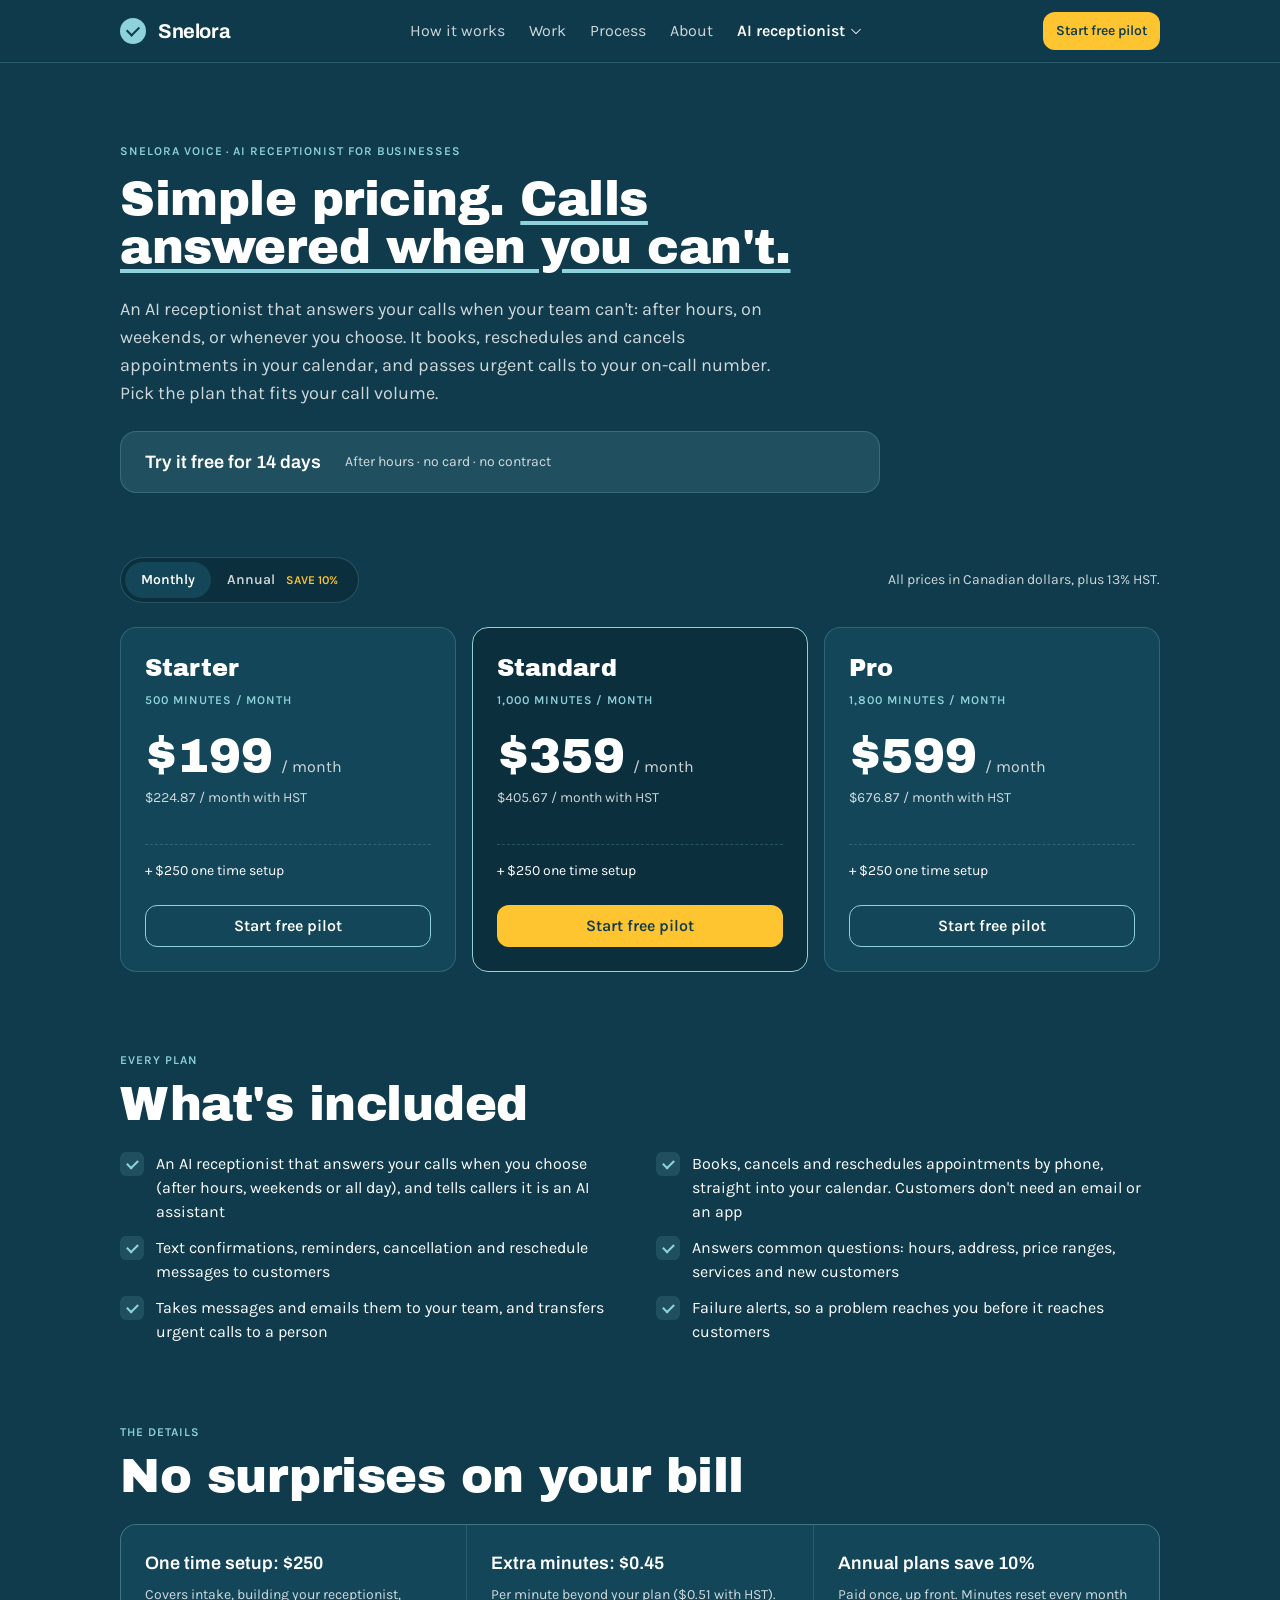
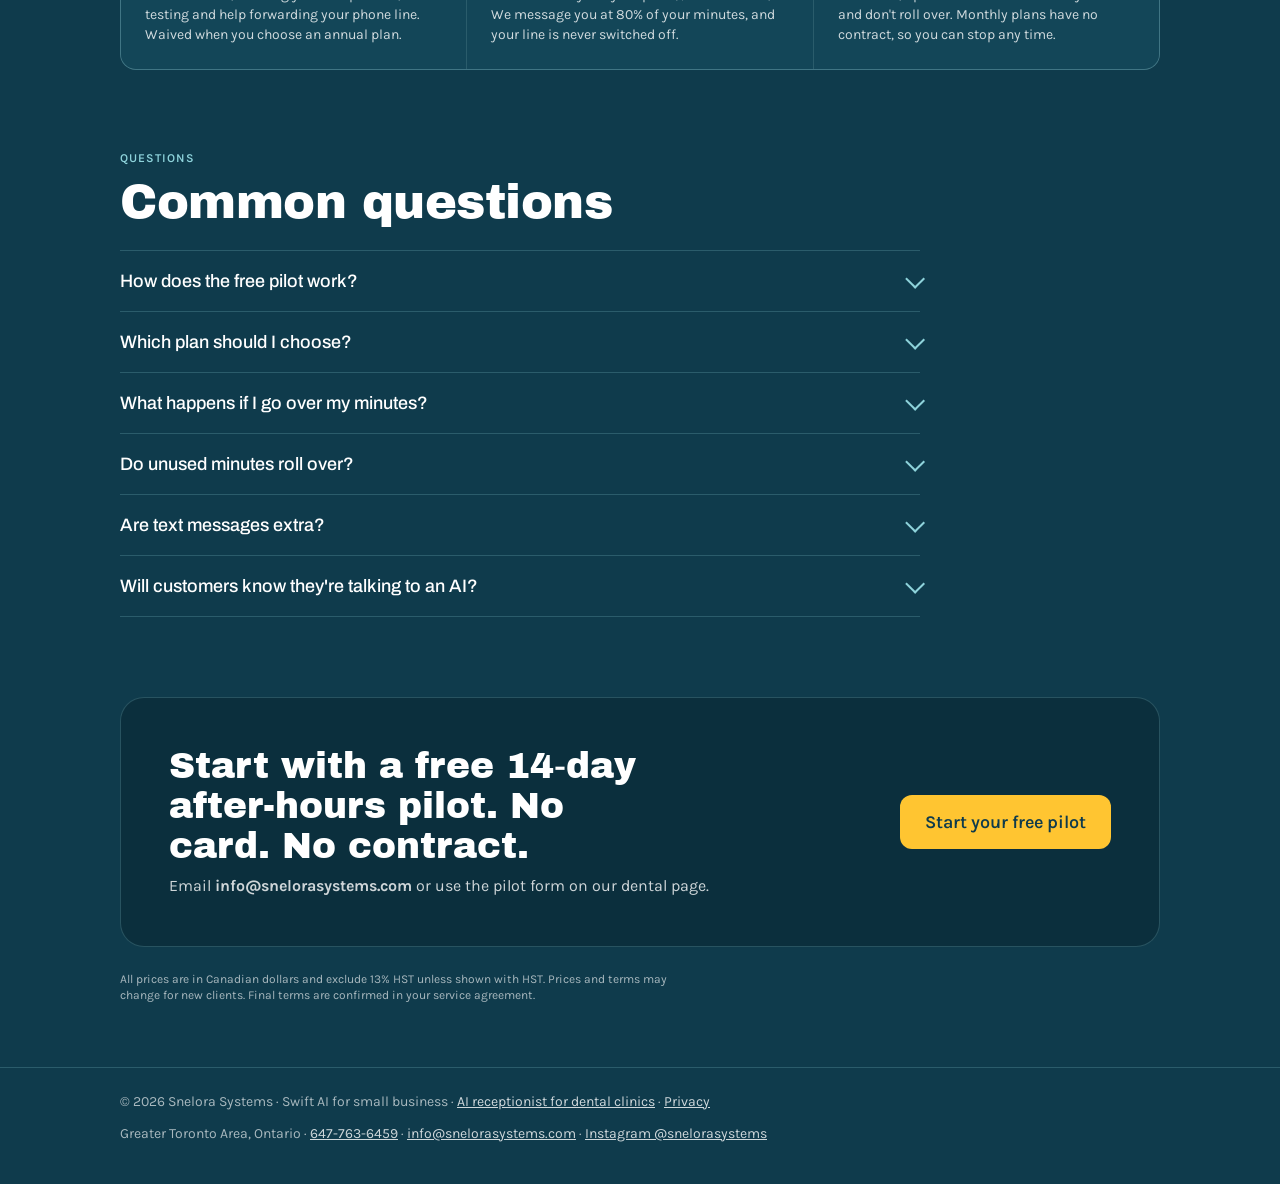
<file: pricing.html>
<!doctype html>
<html lang="en">
<head>
<meta charset="utf-8">
<meta name="viewport" content="width=device-width, initial-scale=1, viewport-fit=cover">
<title>AI Receptionist Pricing | Snelora Systems</title>
<meta name="description" content="Simple monthly and annual pricing for the Snelora AI receptionist for businesses. Plans from $199/month, free 14-day after-hours pilot, prices in CAD.">
<link rel="canonical" href="https://snelorasystems.com/pricing">
<meta property="og:title" content="Snelora Voice pricing">
<meta property="og:description" content="AI receptionist for businesses. Plans from $199/month. Free 14-day pilot.">
<meta property="og:url" content="https://snelorasystems.com/pricing">
<meta property="og:type" content="website">
<meta property="og:image" content="https://snelorasystems.com/og-pricing.png">
<meta property="og:image:width" content="1200">
<meta property="og:image:height" content="630">
<meta property="og:image:alt" content="Snelora Voice pricing: plans from $199 a month. Free 14-day pilot.">
<meta name="twitter:card" content="summary_large_image">
<meta name="theme-color" content="#0F3B4C">
<link rel="icon" href="data:image/svg+xml,%3Csvg xmlns='http://www.w3.org/2000/svg' viewBox='0 0 32 32'%3E%3Ccircle cx='16' cy='16' r='14' fill='%230F3B4C'/%3E%3Cpath d='M10 16.5l4 4 8-9' stroke='%23BFE3E8' stroke-width='3' fill='none' stroke-linecap='round' stroke-linejoin='round'/%3E%3C/svg%3E">
<link rel="preconnect" href="https://fonts.googleapis.com">
<link rel="preconnect" href="https://fonts.gstatic.com" crossorigin>
<link rel="stylesheet" href="https://fonts.googleapis.com/css2?family=Archivo+Black&family=Archivo:wght@500;600;700&family=Karla:wght@400;500;600;700&display=swap">
<link rel="stylesheet" href="/site.css">
<style>
/* Page styles. Shared tokens, type, buttons, header and footer live in /site.css */
.hero{padding-block:var(--s600) var(--s300)}
@media (min-width:1024px){.hero{padding-block:var(--s800) var(--s300)}}
.hero h1{margin-top:var(--s200);max-width:680px;text-wrap:balance}
.hero h1 em{font-style:normal;color:#FFFFFF;text-decoration:underline;text-decoration-color:var(--accent);text-decoration-thickness:.08em;text-underline-offset:.12em}
.hero p{margin-top:var(--s300);color:var(--text-2);max-width:680px}
@media (min-width:640px){.hero p{font-size:18px;line-height:28px}}
.pilot{margin-top:var(--s300);display:flex;flex-wrap:wrap;align-items:center;gap:var(--s100) var(--s300);padding:var(--s200) var(--s300);border-radius:16px;background:var(--accent-soft);border:1px solid var(--line);max-width:760px}
.pilot b{font:600 18px/28px var(--head)}
.pilot span{color:var(--text-2);font-size:14px;line-height:20px}

.toggle-row{display:flex;flex-wrap:wrap;align-items:center;justify-content:space-between;gap:var(--s100);margin-top:var(--s500)}
.tax{font-size:14px;line-height:20px;color:var(--text-2)}
.toggle{display:inline-flex;padding:var(--s50);border-radius:9999px;background:var(--bg-deep);border:1px solid var(--line)}
.toggle button{font:600 14px/20px var(--body);padding:var(--s75) var(--s200);border-radius:9999px;border:0;background:transparent;color:var(--text-2);cursor:pointer;transition:background-color .3s var(--ease),color .3s var(--ease)}
.toggle button:hover{color:var(--text)}
.toggle button[aria-pressed="true"]{background:var(--card);color:var(--text)}
.toggle .save{font:600 12px/16px var(--body);color:var(--cta);margin-left:var(--s75)}

.plans{display:grid;grid-template-columns:repeat(3,minmax(0,1fr));gap:var(--s200);margin-top:var(--s300)}
@media (max-width:900px){.plans{grid-template-columns:1fr}}
.plan{background:var(--card);border:1px solid var(--line);border-radius:16px;padding:var(--s300);display:flex;flex-direction:column;min-width:0}
.plan.mid{background:var(--bg-deep);border-color:var(--accent)}
.plan h2{font:400 24px/32px var(--display)}
.mins{margin-top:var(--s75);font:600 12px/16px var(--body);letter-spacing:.08em;text-transform:uppercase;color:var(--accent)}
.price{margin-top:var(--s300);display:flex;align-items:baseline;gap:var(--s75);flex-wrap:wrap}
.price .amt{font:400 48px/48px var(--display);font-variant-numeric:tabular-nums}
.price .per{font-size:16px;line-height:24px;color:var(--text-2)}
.sub{margin-top:var(--s75);font-size:14px;line-height:20px;color:var(--text-2);min-height:40px;font-variant-numeric:tabular-nums}
.saveline{align-self:flex-start;display:inline-block;margin-top:var(--s75);font:600 12px/16px var(--body);color:var(--cta);background:var(--cta-soft);padding:var(--s50) var(--s75);border-radius:6px}
.setup{margin-top:var(--s200);padding-top:var(--s200);border-top:1px dashed var(--line);font-size:14px;line-height:20px}
.plan .btn{margin-top:var(--s300)}
.saveline[hidden]{display:none}

section.block{padding-top:var(--s700)}
@media (min-width:1024px){section.block{padding-top:var(--s800)}}
.block h2.title{margin-top:var(--s100)}
.incl{display:grid;grid-template-columns:repeat(2,minmax(0,1fr));gap:var(--s100) var(--s400);margin-top:var(--s300)}
@media (max-width:760px){.incl{grid-template-columns:1fr}}
.incl div{display:flex;gap:var(--s100);align-items:flex-start}
.incl i{flex:0 0 24px;height:24px;border-radius:6px;background:var(--accent-soft);display:grid;place-items:center}
.incl i::after{content:"";width:9px;height:5px;border-left:2px solid var(--accent);border-bottom:2px solid var(--accent);transform:rotate(-45deg) translate(1px,-1px)}

.facts{display:grid;grid-template-columns:repeat(3,minmax(0,1fr));gap:1px;background:var(--line);border:1px solid var(--line);border-radius:16px;overflow:hidden;margin-top:var(--s300)}
@media (max-width:820px){.facts{grid-template-columns:1fr}}
.facts div{background:var(--card);padding:var(--s300)}
.facts b{display:block;font:600 18px/28px var(--head);margin-bottom:var(--s75)}
.facts p{margin:0;color:var(--text-2);font-size:14px;line-height:20px}

.faq{margin-top:var(--s300);max-width:800px;border-top:1px solid var(--line)}
.faq details{border-bottom:1px solid var(--line)}
.faq summary{cursor:pointer;list-style:none;display:flex;justify-content:space-between;align-items:center;gap:var(--s200);padding:var(--s200) 0;font:500 18px/28px var(--head);transition:color .3s var(--ease)}
.faq summary:hover{color:var(--accent)}
.faq summary::-webkit-details-marker{display:none}
.faq summary::after{content:"";flex:0 0 12px;height:12px;border-right:2px solid var(--accent);border-bottom:2px solid var(--accent);transform:rotate(45deg) translateY(-3px);transition:transform .5s var(--ease)}
.faq details[open] summary::after{transform:rotate(225deg) translateY(-3px)}
.faq details p{margin:0;padding-bottom:var(--s200);color:var(--text-2);max-width:70ch}

.cta{margin-top:var(--s800);background:var(--bg-deep);border:1px solid var(--line);border-radius:24px;padding:var(--s400);display:flex;flex-wrap:wrap;align-items:center;justify-content:space-between;gap:var(--s300)}
@media (min-width:640px){.cta{padding:var(--s600)}}
.cta h2{font:400 30px/36px var(--display);max-width:20ch;text-wrap:balance}
@media (min-width:1024px){.cta h2{font-size:36px;line-height:40px}}
.cta p{margin-top:var(--s75);color:var(--text-2)}
.fine{margin-top:var(--s300);font-size:12px;line-height:16px;color:var(--text-3);max-width:80ch}
.site-foot{margin-top:var(--s700)}
@media (prefers-reduced-motion:reduce){.faq summary::after{transition:none}}
</style>
</head>
<body>
<a class="skip button-sm" href="#main">Skip to content</a>
<header class="site-head"><div class="wrap">
  <a class="brand" href="/"><span class="mark" aria-hidden="true"></span>Snelora</a>
  <nav class="links body-3" id="siteLinks" aria-label="Main">
    <a href="/#pattern">How it works</a>
    <a href="/#work">Work</a>
    <a href="/#process">Process</a>
    <a href="/#about">About</a>
    <div class="dd current">
      <button class="dd-btn" type="button" aria-expanded="false" aria-controls="ddPanel">AI receptionist <svg class="dd-chev" viewBox="0 0 256 256" aria-hidden="true" focusable="false"><path d="M213.66,101.66l-80,80a8,8,0,0,1-11.32,0l-80-80A8,8,0,0,1,53.66,90.34L128,164.69l74.34-74.35a8,8,0,0,1,11.32,11.32Z"/></svg></button>
      <div class="dd-panel" id="ddPanel">
        <a href="/dental"><span class="dd-ico"><svg viewBox="0 0 256 256" aria-hidden="true" focusable="false"><path d="M171,71.42,149.54,80,171,88.57A8,8,0,1,1,165,103.42L128,88.61,91,103.42A8,8,0,1,1,85,88.57L106.46,80,85,71.42A8,8,0,1,1,91,56.57l37,14.81,37-14.81A8,8,0,1,1,171,71.42Zm53,8.33c0,42.72-8,75.4-14.69,95.28-8.73,25.8-20.63,45.49-32.65,54a15.69,15.69,0,0,1-15.95,1.41,16.09,16.09,0,0,1-9.18-13.36C150.68,205.58,146.48,168,128,168s-22.68,37.59-23.53,49.11a16.09,16.09,0,0,1-16,14.9,15.67,15.67,0,0,1-9.13-2.95c-12-8.53-23.92-28.22-32.65-54C40,155.15,32,122.47,32,79.75A56,56,0,0,1,88,24h80A56,56,0,0,1,224,79.75Zm-16,0A40,40,0,0,0,168,40H88A40,40,0,0,0,48,79.76c0,40.55,7.51,71.4,13.85,90.14,11.05,32.66,23,43.37,26.61,46C91.57,174.67,105.59,152,128,152s36.45,22.71,39.49,63.94h0c3.6-2.59,15.57-13.26,26.66-46C200.49,151.16,208,120.31,208,79.76Z"/></svg></span><span><b>Dental clinics</b><small>AI receptionist for dental clinics. Answers your calls after hours and books into your calendar.</small></span></a>
        <a href="/pricing" aria-current="page"><span class="dd-ico"><svg viewBox="0 0 256 256" aria-hidden="true" focusable="false"><path d="M243.31,136,144,36.69A15.86,15.86,0,0,0,132.69,32H40a8,8,0,0,0-8,8v92.69A15.86,15.86,0,0,0,36.69,144L136,243.31a16,16,0,0,0,22.63,0l84.68-84.68a16,16,0,0,0,0-22.63Zm-96,96L48,132.69V48h84.69L232,147.31ZM96,84A12,12,0,1,1,84,72,12,12,0,0,1,96,84Z"/></svg></span><span><b>Pricing</b><small>Plans from $199 a month. Free 14-day pilot, no contract.</small></span></a>
      </div>
    </div>
  </nav>
  <a class="btn nav-cta button-sm" href="/dental#trial"><span class="cta-lg">Start free pilot</span><span class="cta-sm">Free pilot</span></a>
  <button class="menu-btn" id="menuBtn" type="button" aria-label="Open menu" aria-expanded="false" aria-controls="siteLinks"><span></span></button>
</div></header>

<main class="wrap" id="main">
  <section class="hero">
    <div class="eyebrow">Snelora Voice · AI receptionist for businesses</div>
    <h1 class="heading-1">Simple pricing. <em>Calls answered when you can't.</em></h1>
    <p>An AI receptionist that answers your calls when your team can't: after hours, on weekends, or whenever you choose. It books, reschedules and cancels appointments in your calendar, and passes urgent calls to your on-call number. Pick the plan that fits your call volume.</p>
    <div class="pilot"><b>Try it free for 14 days</b><span>After hours · no card · no contract</span></div>
  </section>

  <div class="toggle-row">
    <div class="toggle" role="group" aria-label="Billing period">
      <button type="button" id="bill-monthly" aria-pressed="true">Monthly</button>
      <button type="button" id="bill-annual" aria-pressed="false">Annual <span class="save">SAVE 10%</span></button>
    </div>
    <div class="tax">All prices in Canadian dollars, plus 13% HST.</div>
  </div>

  <div class="plans" id="plans">
    <article class="plan">
      <h2>Starter</h2>
      <div class="mins">500 minutes / month</div>
      <div class="price"><span class="amt" data-m="$199" data-a="$2,149">$199</span><span class="per" data-m="/ month" data-a="/ year">/ month</span></div>
      <div class="sub" data-m="$224.87 / month with HST" data-a="About $179 / month · $2,428.37 / year with HST">$224.87 / month with HST</div>
      <div class="saveline" data-a="Save $239 a year" hidden></div>
      <div class="setup" data-m="+ $250 one time setup" data-a="Setup fee waived">+ $250 one time setup</div>
      <a class="btn ghost button-md" href="/dental#trial">Start free pilot</a>
    </article>
    <article class="plan mid">
      <h2>Standard</h2>
      <div class="mins">1,000 minutes / month</div>
      <div class="price"><span class="amt" data-m="$359" data-a="$3,877">$359</span><span class="per" data-m="/ month" data-a="/ year">/ month</span></div>
      <div class="sub" data-m="$405.67 / month with HST" data-a="About $323 / month · $4,381.01 / year with HST">$405.67 / month with HST</div>
      <div class="saveline" data-a="Save $431 a year" hidden></div>
      <div class="setup" data-m="+ $250 one time setup" data-a="Setup fee waived">+ $250 one time setup</div>
      <a class="btn button-md" href="/dental#trial">Start free pilot</a>
    </article>
    <article class="plan">
      <h2>Pro</h2>
      <div class="mins">1,800 minutes / month</div>
      <div class="price"><span class="amt" data-m="$599" data-a="$6,469">$599</span><span class="per" data-m="/ month" data-a="/ year">/ month</span></div>
      <div class="sub" data-m="$676.87 / month with HST" data-a="About $539 / month · $7,309.97 / year with HST">$676.87 / month with HST</div>
      <div class="saveline" data-a="Save $719 a year" hidden></div>
      <div class="setup" data-m="+ $250 one time setup" data-a="Setup fee waived">+ $250 one time setup</div>
      <a class="btn ghost button-md" href="/dental#trial">Start free pilot</a>
    </article>
  </div>

  <section class="block" aria-labelledby="incl-h">
    <div class="eyebrow">Every plan</div>
    <h2 class="title heading-2" id="incl-h">What's included</h2>
    <div class="incl">
      <div><i aria-hidden="true"></i><span>An AI receptionist that answers your calls when you choose (after hours, weekends or all day), and tells callers it is an AI assistant</span></div>
      <div><i aria-hidden="true"></i><span>Books, cancels and reschedules appointments by phone, straight into your calendar. Customers don't need an email or an app</span></div>
      <div><i aria-hidden="true"></i><span>Text confirmations, reminders, cancellation and reschedule messages to customers</span></div>
      <div><i aria-hidden="true"></i><span>Answers common questions: hours, address, price ranges, services and new customers</span></div>
      <div><i aria-hidden="true"></i><span>Takes messages and emails them to your team, and transfers urgent calls to a person</span></div>
      <div><i aria-hidden="true"></i><span>Failure alerts, so a problem reaches you before it reaches customers</span></div>
    </div>
  </section>

  <section class="block" aria-labelledby="terms-h">
    <div class="eyebrow">The details</div>
    <h2 class="title heading-2" id="terms-h">No surprises on your bill</h2>
    <div class="facts">
      <div><b>One time setup: $250</b><p>Covers intake, building your receptionist, testing and help forwarding your phone line. Waived when you choose an annual plan.</p></div>
      <div><b>Extra minutes: $0.45</b><p>Per minute beyond your plan ($0.51 with HST). We message you at 80% of your minutes, and your line is never switched off.</p></div>
      <div><b>Annual plans save 10%</b><p>Paid once, up front. Minutes reset every month and don't roll over. Monthly plans have no contract, so you can stop any time.</p></div>
    </div>
  </section>

  <section class="block" aria-labelledby="faq-h">
    <div class="eyebrow">Questions</div>
    <h2 class="title heading-2" id="faq-h">Common questions</h2>
    <div class="faq">
      <details><summary>How does the free pilot work?</summary><p>For 14 days, the receptionist answers your calls after hours, on weekends and on holidays, with no card, no setup fee and no contract. We set it up with your hours, services and calendar, and you decide at the end whether to continue.</p></details>
      <details><summary>Which plan should I choose?</summary><p>It depends on how many calls your receptionist will handle. The pilot shows your real call minutes, so we can recommend a plan based on your own numbers rather than a guess.</p></details>
      <details><summary>What happens if I go over my minutes?</summary><p>Your line keeps working. Extra minutes are $0.45 each before HST, and we message you when you reach 80% of your plan so there are no surprises.</p></details>
      <details><summary>Do unused minutes roll over?</summary><p>No. Minutes reset at the start of each month on both monthly and annual plans.</p></details>
      <details><summary>Are text messages extra?</summary><p>Text messages for confirmations and reminders are included within normal use.</p></details>
      <details><summary>Will customers know they're talking to an AI?</summary><p>Yes. The receptionist tells callers it is an AI assistant, and it transfers urgent calls to a person on your team.</p></details>
    </div>
  </section>

  <div class="cta">
    <div><h2>Start with a free 14&#8209;day after-hours pilot. No card. No contract.</h2><p>Email <strong>info@snelorasystems.com</strong> or use the pilot form on our dental page.</p></div>
    <a class="btn button-lg" href="/dental#trial">Start your free pilot</a>
  </div>
  <p class="fine">All prices are in Canadian dollars and exclude 13% HST unless shown with HST. Prices and terms may change for new clients. Final terms are confirmed in your service agreement.</p>
</main>

<footer class="site-foot body-6"><div class="wrap"><span>© 2026 Snelora Systems · Swift AI for small business · <a href="/dental">AI receptionist for dental clinics</a> · <a href="/privacy">Privacy</a></span><span>Greater Toronto Area, Ontario · <a href="tel:+16477636459" style="white-space:nowrap">647-763-6459</a> · <a href="mailto:info@snelorasystems.com" style="white-space:nowrap">info@snelorasystems.com</a> · <a href="https://www.instagram.com/snelorasystems" rel="noopener" style="white-space:nowrap">Instagram @snelorasystems</a></span></div></footer>

<script>
(function(){
  var m = document.getElementById("bill-monthly"), a = document.getElementById("bill-annual");
  function set(mode){
    m.setAttribute("aria-pressed", mode === "m" ? "true" : "false");
    a.setAttribute("aria-pressed", mode === "a" ? "true" : "false");
    document.querySelectorAll("#plans [data-m], #plans [data-a]").forEach(function(el){
      var v = el.getAttribute("data-" + mode);
      if (el.classList.contains("saveline")) { el.hidden = mode !== "a"; if (v) el.textContent = v; return; }
      if (v !== null) el.textContent = v;
    });
  }
  m.addEventListener("click", function(){ set("m"); });
  a.addEventListener("click", function(){ set("a"); });
})();
</script>
<script src="/site.js" defer></script>
</body>
</html>
</file>
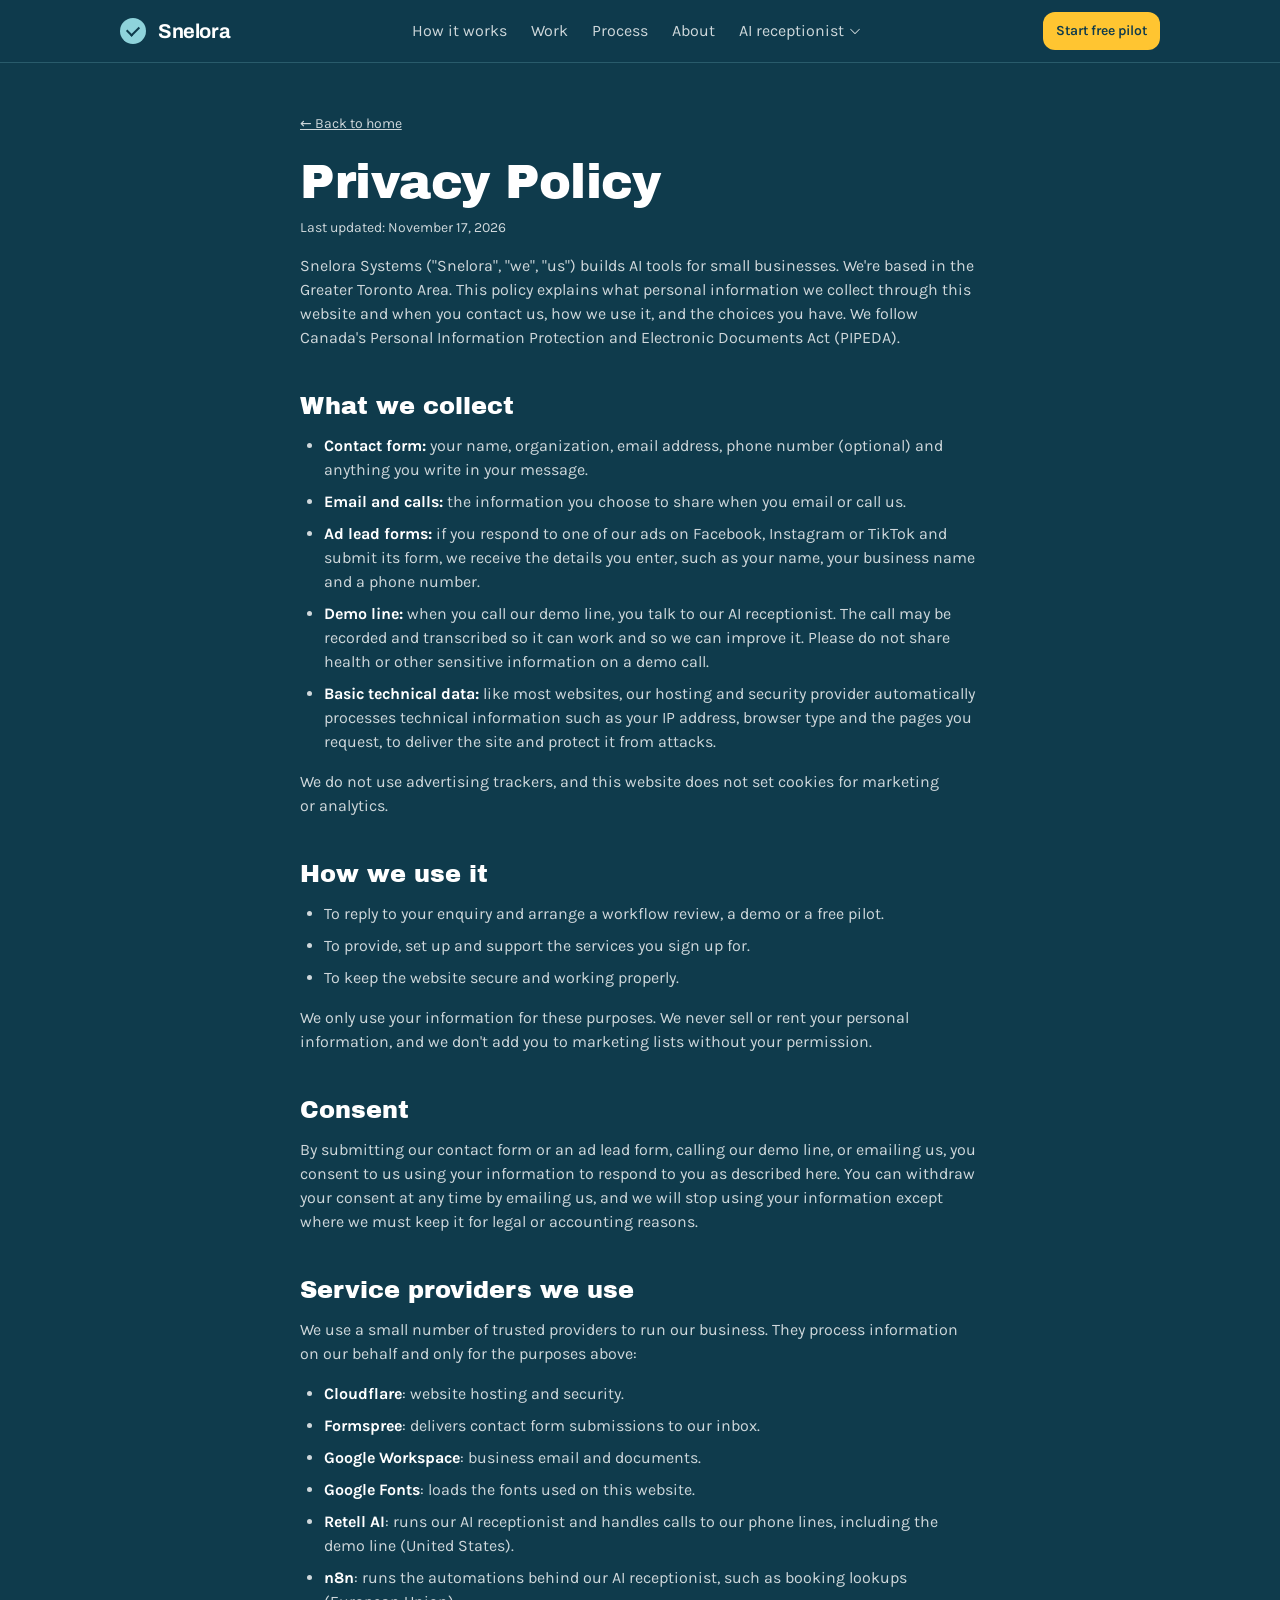
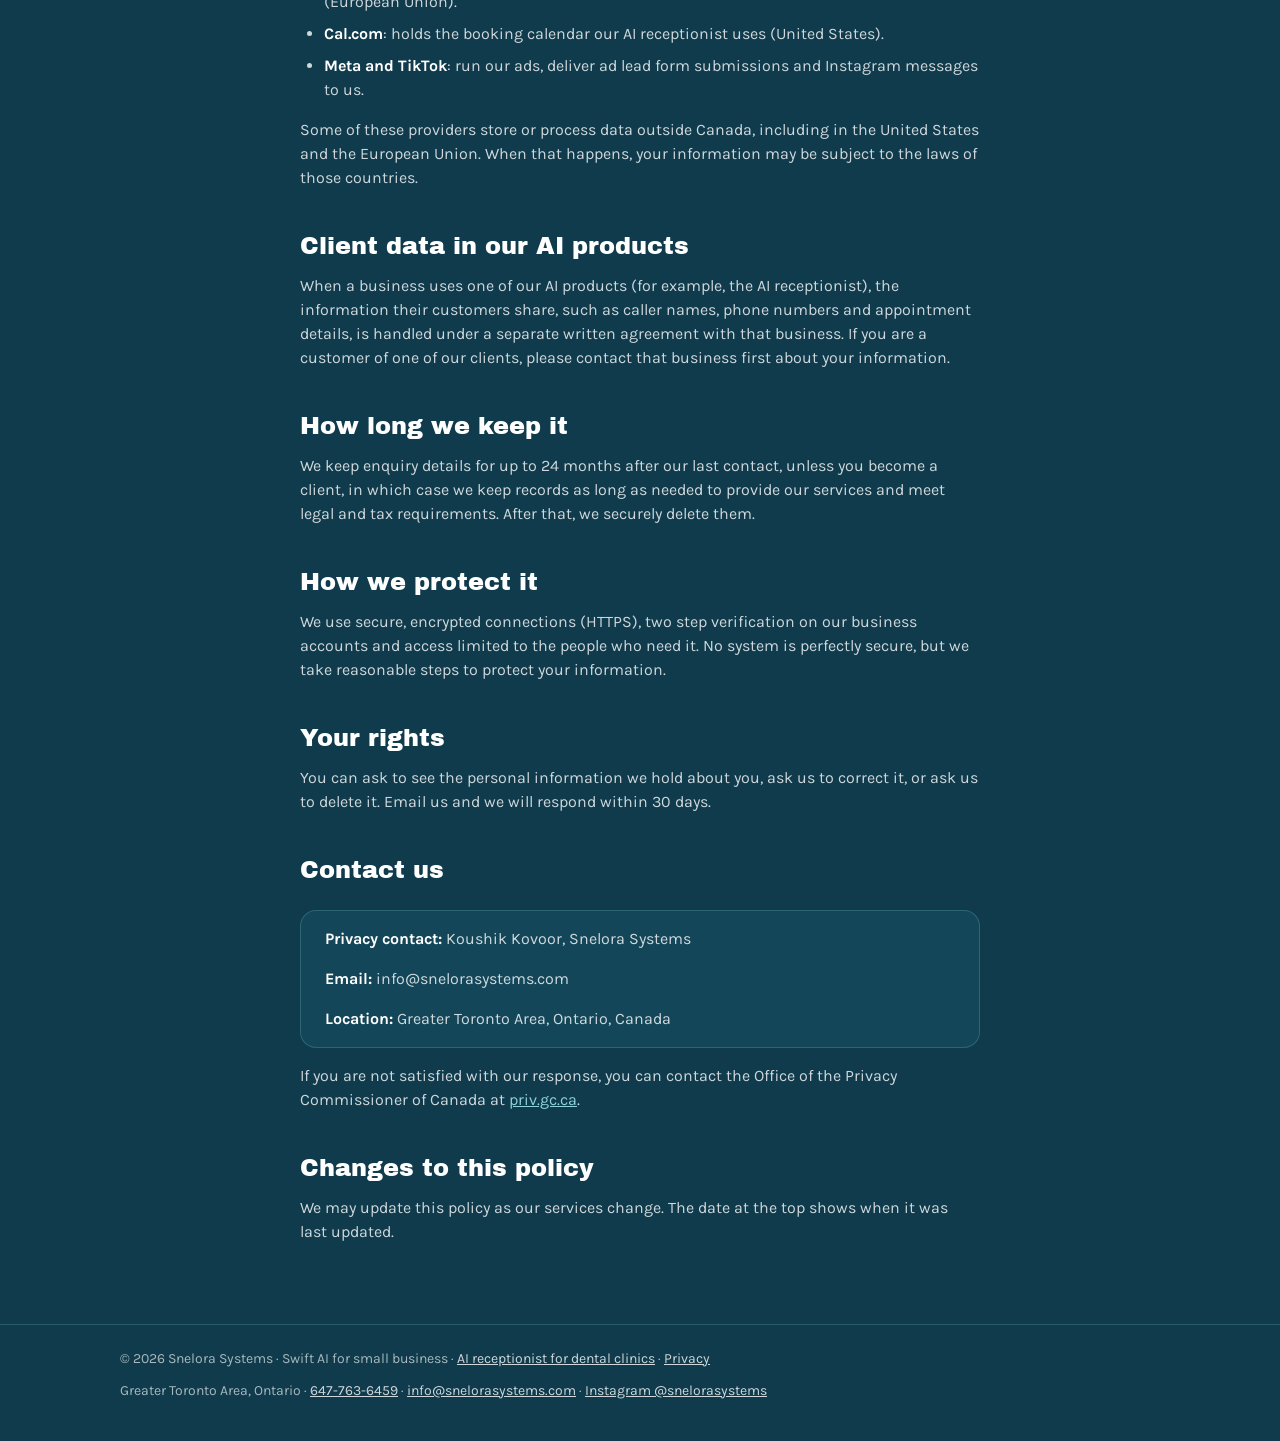
<file: privacy.html>
<!doctype html>
<html lang="en">
<head>
<meta charset="utf-8">
<meta name="viewport" content="width=device-width, initial-scale=1, viewport-fit=cover">
<title>Privacy Policy | Snelora Systems</title>
<meta name="description" content="How Snelora Systems collects, uses and protects personal information.">
<link rel="canonical" href="https://snelorasystems.com/privacy">
<meta name="theme-color" content="#0F3B4C">
<link rel="icon" href="data:image/svg+xml,%3Csvg xmlns='http://www.w3.org/2000/svg' viewBox='0 0 32 32'%3E%3Ccircle cx='16' cy='16' r='14' fill='%230F3B4C'/%3E%3Cpath d='M10 16.5l4 4 8-9' stroke='%23BFE3E8' stroke-width='3' fill='none' stroke-linecap='round' stroke-linejoin='round'/%3E%3C/svg%3E">
<link rel="preconnect" href="https://fonts.googleapis.com">
<link rel="preconnect" href="https://fonts.gstatic.com" crossorigin>
<link rel="stylesheet" href="https://fonts.googleapis.com/css2?family=Archivo+Black&family=Archivo:wght@500;600;700&family=Karla:wght@400;500;600;700&display=swap">
<link rel="stylesheet" href="/site.css">
<style>
/* Page styles. Shared tokens, type, buttons, header and footer live in /site.css */
.narrow{max-width:760px}
main{padding-block:var(--s600) var(--s700)}
.back{display:inline-block;margin-bottom:var(--s300);font-size:14px;line-height:20px;color:var(--text-2)}
.back:hover{color:var(--text)}
h1{max-width:680px}
.updated{margin-top:var(--s100);color:var(--text-2);font-size:14px;line-height:20px}
h2{font:400 24px/32px var(--display);margin:var(--s500) 0 var(--s100)}
main p,main ul{margin:0 0 var(--s200);color:var(--text-2)}
main strong{color:var(--text)}
em{font-style:normal}
ul{padding-left:var(--s300)}
li+li{margin-top:var(--s75)}
.card{background:var(--card);border:1px solid var(--line);border-radius:16px;padding:var(--s200) var(--s300);margin-top:var(--s300)}
</style>
</head>
<body>
<a class="skip button-sm" href="#main">Skip to content</a>
<header class="site-head"><div class="wrap">
  <a class="brand" href="/"><span class="mark" aria-hidden="true"></span>Snelora</a>
  <nav class="links body-3" id="siteLinks" aria-label="Main">
    <a href="/#pattern">How it works</a>
    <a href="/#work">Work</a>
    <a href="/#process">Process</a>
    <a href="/#about">About</a>
    <div class="dd">
      <button class="dd-btn" type="button" aria-expanded="false" aria-controls="ddPanel">AI receptionist <svg class="dd-chev" viewBox="0 0 256 256" aria-hidden="true" focusable="false"><path d="M213.66,101.66l-80,80a8,8,0,0,1-11.32,0l-80-80A8,8,0,0,1,53.66,90.34L128,164.69l74.34-74.35a8,8,0,0,1,11.32,11.32Z"/></svg></button>
      <div class="dd-panel" id="ddPanel">
        <a href="/dental"><span class="dd-ico"><svg viewBox="0 0 256 256" aria-hidden="true" focusable="false"><path d="M171,71.42,149.54,80,171,88.57A8,8,0,1,1,165,103.42L128,88.61,91,103.42A8,8,0,1,1,85,88.57L106.46,80,85,71.42A8,8,0,1,1,91,56.57l37,14.81,37-14.81A8,8,0,1,1,171,71.42Zm53,8.33c0,42.72-8,75.4-14.69,95.28-8.73,25.8-20.63,45.49-32.65,54a15.69,15.69,0,0,1-15.95,1.41,16.09,16.09,0,0,1-9.18-13.36C150.68,205.58,146.48,168,128,168s-22.68,37.59-23.53,49.11a16.09,16.09,0,0,1-16,14.9,15.67,15.67,0,0,1-9.13-2.95c-12-8.53-23.92-28.22-32.65-54C40,155.15,32,122.47,32,79.75A56,56,0,0,1,88,24h80A56,56,0,0,1,224,79.75Zm-16,0A40,40,0,0,0,168,40H88A40,40,0,0,0,48,79.76c0,40.55,7.51,71.4,13.85,90.14,11.05,32.66,23,43.37,26.61,46C91.57,174.67,105.59,152,128,152s36.45,22.71,39.49,63.94h0c3.6-2.59,15.57-13.26,26.66-46C200.49,151.16,208,120.31,208,79.76Z"/></svg></span><span><b>Dental clinics</b><small>AI receptionist for dental clinics. Answers your calls after hours and books into your calendar.</small></span></a>
        <a href="/pricing"><span class="dd-ico"><svg viewBox="0 0 256 256" aria-hidden="true" focusable="false"><path d="M243.31,136,144,36.69A15.86,15.86,0,0,0,132.69,32H40a8,8,0,0,0-8,8v92.69A15.86,15.86,0,0,0,36.69,144L136,243.31a16,16,0,0,0,22.63,0l84.68-84.68a16,16,0,0,0,0-22.63Zm-96,96L48,132.69V48h84.69L232,147.31ZM96,84A12,12,0,1,1,84,72,12,12,0,0,1,96,84Z"/></svg></span><span><b>Pricing</b><small>Plans from $199 a month. Free 14-day pilot, no contract.</small></span></a>
      </div>
    </div>
  </nav>
  <a class="btn nav-cta button-sm" href="/dental#trial"><span class="cta-lg">Start free pilot</span><span class="cta-sm">Free pilot</span></a>
  <button class="menu-btn" id="menuBtn" type="button" aria-label="Open menu" aria-expanded="false" aria-controls="siteLinks"><span></span></button>
</div></header>
<main id="main"><div class="wrap narrow">
  <a class="back" href="/">← Back to home</a>
  <h1 class="heading-1">Privacy Policy</h1>
  <p class="updated">Last updated: November 17, 2026</p>

  <p>Snelora Systems ("Snelora", "we", "us") builds AI tools for small businesses. We're based in the Greater Toronto Area. This policy explains what personal information we collect through this website and when you contact us, how we use it, and the choices you have. We follow Canada's <em>Personal Information Protection and Electronic Documents Act</em> (PIPEDA).</p>

  <h2>What we collect</h2>
  <ul>
    <li><strong>Contact form:</strong> your name, organization, email address, phone number (optional) and anything you write in your message.</li>
    <li><strong>Email and calls:</strong> the information you choose to share when you email or call us.</li>
    <li><strong>Ad lead forms:</strong> if you respond to one of our ads on Facebook, Instagram or TikTok and submit its form, we receive the details you enter, such as your name, your business name and a phone number.</li>
    <li><strong>Demo line:</strong> when you call our demo line, you talk to our AI receptionist. The call may be recorded and transcribed so it can work and so we can improve it. Please do not share health or other sensitive information on a demo call.</li>
    <li><strong>Basic technical data:</strong> like most websites, our hosting and security provider automatically processes technical information such as your IP address, browser type and the pages you request, to deliver the site and protect it from attacks.</li>
  </ul>
  <p>We do not use advertising trackers, and this website does not set cookies for marketing or analytics.</p>

  <h2>How we use it</h2>
  <ul>
    <li>To reply to your enquiry and arrange a workflow review, a demo or a free pilot.</li>
    <li>To provide, set up and support the services you sign up for.</li>
    <li>To keep the website secure and working properly.</li>
  </ul>
  <p>We only use your information for these purposes. We never sell or rent your personal information, and we don't add you to marketing lists without your permission.</p>

  <h2>Consent</h2>
  <p>By submitting our contact form or an ad lead form, calling our demo line, or emailing us, you consent to us using your information to respond to you as described here. You can withdraw your consent at any time by emailing us, and we will stop using your information except where we must keep it for legal or accounting reasons.</p>

  <h2>Service providers we use</h2>
  <p>We use a small number of trusted providers to run our business. They process information on our behalf and only for the purposes above:</p>
  <ul>
    <li><strong>Cloudflare</strong>: website hosting and security.</li>
    <li><strong>Formspree</strong>: delivers contact form submissions to our inbox.</li>
    <li><strong>Google Workspace</strong>: business email and documents.</li>
    <li><strong>Google Fonts</strong>: loads the fonts used on this website.</li>
    <li><strong>Retell AI</strong>: runs our AI receptionist and handles calls to our phone lines, including the demo line (United States).</li>
    <li><strong>n8n</strong>: runs the automations behind our AI receptionist, such as booking lookups (European Union).</li>
    <li><strong>Cal.com</strong>: holds the booking calendar our AI receptionist uses (United States).</li>
    <li><strong>Meta and TikTok</strong>: run our ads, deliver ad lead form submissions and Instagram messages to us.</li>
  </ul>
  <p>Some of these providers store or process data outside Canada, including in the United States and the European Union. When that happens, your information may be subject to the laws of those countries.</p>

  <h2>Client data in our AI products</h2>
  <p>When a business uses one of our AI products (for example, the AI receptionist), the information their customers share, such as caller names, phone numbers and appointment details, is handled under a separate written agreement with that business. If you are a customer of one of our clients, please contact that business first about your information.</p>

  <h2>How long we keep it</h2>
  <p>We keep enquiry details for up to 24 months after our last contact, unless you become a client, in which case we keep records as long as needed to provide our services and meet legal and tax requirements. After that, we securely delete them.</p>

  <h2>How we protect it</h2>
  <p>We use secure, encrypted connections (HTTPS), two step verification on our business accounts and access limited to the people who need it. No system is perfectly secure, but we take reasonable steps to protect your information.</p>

  <h2>Your rights</h2>
  <p>You can ask to see the personal information we hold about you, ask us to correct it, or ask us to delete it. Email us and we will respond within 30 days.</p>

  <h2>Contact us</h2>
  <div class="card">
    <p><strong>Privacy contact:</strong> Koushik Kovoor, Snelora Systems</p>
    <p><strong>Email:</strong> info@snelorasystems.com</p>
    <p style="margin:0"><strong>Location:</strong> Greater Toronto Area, Ontario, Canada</p>
  </div>
  <p style="margin-top:var(--s200)">If you are not satisfied with our response, you can contact the Office of the Privacy Commissioner of Canada at <a href="https://www.priv.gc.ca">priv.gc.ca</a>.</p>

  <h2>Changes to this policy</h2>
  <p>We may update this policy as our services change. The date at the top shows when it was last updated.</p>
</div></main>
<footer class="site-foot body-6"><div class="wrap"><span>© 2026 Snelora Systems · Swift AI for small business · <a href="/dental">AI receptionist for dental clinics</a> · <a href="/privacy" aria-current="page">Privacy</a></span><span>Greater Toronto Area, Ontario · <a href="tel:+16477636459" style="white-space:nowrap">647-763-6459</a> · <a href="mailto:info@snelorasystems.com" style="white-space:nowrap">info@snelorasystems.com</a> · <a href="https://www.instagram.com/snelorasystems" rel="noopener" style="white-space:nowrap">Instagram @snelorasystems</a></span></div></footer>
<script src="/site.js" defer></script>
</body>
</html>
</file>
<file: site.css>
/* Snelora shared styles: colour tokens, type, buttons, header, footer.
   One source of truth for every page, so pages can't drift apart.
   Colours and fonts per brand: dark teal #0F3B4C, yellow #FFC531, white, light teal #8ED3DB;
   Archivo Black headings, Archivo titles, Karla body. Spacing and type follow the landing-page-design scale. */
:root{
  color-scheme:dark;
  --bg:#0F3B4C; --bg-deep:#0B2F3D; --card:#134658; --line:rgba(142,211,219,.22);
  --text:#FFFFFF; --text-2:rgba(255,255,255,.80); --text-3:rgba(255,255,255,.64);
  --accent:#8ED3DB; --accent-soft:rgba(142,211,219,.14);
  --cta:#FFC531; --cta-hover:#FFD45E; --cta-soft:rgba(255,197,49,.14); --on-cta:#0F3B4C; --bad:#FFB4A8;
  --display:"Archivo Black","Archivo",ui-sans-serif,system-ui,sans-serif;
  --head:"Archivo",ui-sans-serif,system-ui,sans-serif;
  --body:"Karla",ui-sans-serif,system-ui,-apple-system,"Segoe UI",sans-serif;
  --s25:2px;--s50:4px;--s75:8px;--s100:12px;--s200:16px;--s300:24px;--s400:32px;--s500:40px;--s600:48px;--s700:64px;--s800:80px;--s900:96px;
  --ease:cubic-bezier(0.22,1,0.36,1);
}
*{box-sizing:border-box}
html{scroll-behavior:smooth;scroll-padding-top:var(--s800)}
body{margin:0;background:var(--bg);color:var(--text);font-family:var(--body);font-size:16px;line-height:24px;-webkit-font-smoothing:antialiased;overflow-x:hidden}
h1,h2,h3,p{margin:0}
.wrap{max-width:1120px;margin:0 auto;padding-inline:var(--s200)}
@media (min-width:640px){.wrap{padding-inline:var(--s500)}}
a{color:var(--accent)}
:focus-visible{outline:2px solid var(--cta);outline-offset:3px;border-radius:4px}
.balance{text-wrap:balance}
p,li,dd{text-wrap:pretty}
.muted{color:var(--text-2)}
.eyebrow{font:600 12px/16px var(--body);letter-spacing:.08em;text-transform:uppercase;color:var(--accent)}

/* Text styles (skill B1) */
.heading-1{font:400 36px/40px var(--display);letter-spacing:-.01em}
.heading-2{font:400 30px/36px var(--display);letter-spacing:-.01em}
.heading-4{font:400 24px/32px var(--display)}
.heading-5{font:400 24px/32px var(--display)}
.heading-6{font:600 20px/28px var(--head)}
@media (min-width:640px){.heading-1{font-size:48px;line-height:48px}.heading-2{font-size:36px;line-height:40px}}
@media (min-width:1024px){.heading-2{font-size:48px;line-height:48px}.heading-4{font-size:30px;line-height:36px}}
.title-2{font:500 18px/28px var(--head)}
.title-3{font:600 16px/24px var(--head)}
.title-4{font:500 14px/20px var(--head)}
.body-1{font:600 16px/24px var(--body)}
.body-3{font:400 16px/24px var(--body)}
.body-6{font:400 14px/20px var(--body)}
.caption-1{font:500 14px/20px var(--body)}
.caption-3{font:600 12px/16px var(--body);letter-spacing:.08em;text-transform:uppercase}
.caption-5{font:400 12px/16px var(--body)}
.button-lg{font:600 18px/28px var(--body)}
.button-md{font:600 16px/24px var(--body)}
.button-sm{font:600 14px/20px var(--body)}

/* Buttons (skill B2, B9) */
.btn{display:inline-flex;align-items:center;justify-content:center;gap:var(--s75);padding:var(--s75) var(--s100);border-radius:12px;border:1px solid transparent;background:var(--cta);color:var(--on-cta);text-decoration:none;white-space:nowrap;cursor:pointer;transition:background-color .3s var(--ease),border-color .3s var(--ease),transform .5s var(--ease)}
.btn:hover{background:var(--cta-hover);transform:translateY(-1px)}
.btn:active{transform:scale(.98)}
.btn[disabled]{opacity:.7;cursor:progress;transform:none}
.btn.button-lg{padding:var(--s100) var(--s300)}
.btn.ghost{background:transparent;color:var(--text);border-color:var(--accent)}
.btn.ghost:hover{background:var(--accent-soft)}

/* Skip link */
.skip{position:absolute;left:var(--s200);top:-100px;z-index:50;background:var(--cta);color:var(--on-cta);padding:var(--s75) var(--s100);border-radius:8px;text-decoration:none}
.skip:focus{top:var(--s200)}

/* Header */
.site-head{position:sticky;top:env(safe-area-inset-top,0px);z-index:10;background:rgba(15,59,76,.92);backdrop-filter:blur(12px);-webkit-backdrop-filter:blur(12px);border-bottom:1px solid var(--line)}
.site-head .wrap{display:flex;align-items:center;justify-content:space-between;gap:var(--s200);padding-block:var(--s100)}
.brand{display:flex;align-items:center;gap:var(--s100);font:700 20px/28px var(--head);letter-spacing:-.02em;text-decoration:none;color:var(--text);white-space:nowrap}
.mark{width:26px;height:26px;border-radius:50%;background:var(--accent);display:grid;place-items:center}
.mark::after{content:"";width:10px;height:6px;border-left:2.5px solid var(--bg);border-bottom:2.5px solid var(--bg);transform:rotate(-45deg) translate(1px,-1px)}
.links{display:flex;gap:var(--s300)}
.links a{color:var(--text-2);text-decoration:none;white-space:nowrap;transition:color .3s var(--ease)}
.links a:hover{color:var(--text)}
.links a[aria-current="page"]{color:var(--text);font-weight:600}
.menu-btn{display:none;align-items:center;justify-content:center;width:40px;height:40px;border-radius:8px;border:1px solid var(--line);background:transparent;color:var(--text);cursor:pointer;flex:0 0 auto}
.menu-btn span,.menu-btn span::before,.menu-btn span::after{display:block;width:18px;height:2px;background:currentColor;border-radius:2px;position:relative;transition:transform .5s var(--ease),background-color .3s var(--ease)}
.menu-btn span::before,.menu-btn span::after{content:"";position:absolute;left:0}
.menu-btn span::before{top:-6px}
.menu-btn span::after{top:6px}
.menu-btn[aria-expanded="true"] span{background:transparent}
.menu-btn[aria-expanded="true"] span::before{transform:translateY(6px) rotate(45deg)}
.menu-btn[aria-expanded="true"] span::after{transform:translateY(-6px) rotate(-45deg)}
.cta-sm{display:none}
@media (max-width:900px){
  .links{display:none}
  .menu-btn{display:inline-flex}
  .site-head .wrap{position:relative}
  .nav-cta{margin-left:auto}
  .links.open{display:flex;flex-direction:column;gap:0;position:absolute;left:0;right:0;top:100%;height:calc(100vh - 64px);height:calc(100dvh - 64px);background:var(--bg);padding:var(--s200)}
  .links.open a{padding:var(--s200) 0;font:500 18px/28px var(--head);color:var(--text);border-bottom:1px solid var(--line);animation:linkIn .5s var(--ease) both}
  .links.open a:nth-child(2){animation-delay:60ms}.links.open a:nth-child(3){animation-delay:120ms}.links.open a:nth-child(4){animation-delay:180ms}.links.open a:nth-child(5){animation-delay:240ms}
}
@keyframes linkIn{from{opacity:0;transform:translateY(24px)}to{opacity:1;transform:none}}
@media (max-width:380px){.cta-lg{display:none}.cta-sm{display:inline}.site-head .wrap{gap:var(--s100)}}

/* Nav dropdown: "AI receptionist" (Dental clinics, Pricing) */
.links{align-items:center}
.dd{position:relative}
.dd-btn{display:inline-flex;align-items:center;gap:var(--s50);background:none;border:0;padding:0;font:inherit;color:var(--text-2);cursor:pointer;white-space:nowrap;transition:color .3s var(--ease)}
.dd-btn:hover,.dd.open .dd-btn{color:var(--text)}
.dd.current .dd-btn{color:var(--text);font-weight:600}
.dd-chev{width:14px;height:14px;fill:currentColor;transition:transform .5s var(--ease)}
.dd.open .dd-chev{transform:rotate(180deg)}
.dd-panel{position:absolute;top:calc(100% + 18px);left:50%;width:380px;padding:var(--s75);background:var(--card);border:1px solid var(--line);border-radius:16px;box-shadow:0 20px 44px -18px rgba(0,0,0,.6);opacity:0;visibility:hidden;transform:translate(-50%,8px);transition:opacity .3s var(--ease),transform .5s var(--ease),visibility 0s linear .3s;z-index:20}
.dd.open .dd-panel{opacity:1;visibility:visible;transform:translate(-50%,0);transition:opacity .3s var(--ease),transform .5s var(--ease),visibility 0s}
.dd-panel::before{content:"";position:absolute;left:0;right:0;top:-20px;height:20px}
.links .dd-panel a{display:flex;gap:var(--s100);align-items:flex-start;padding:var(--s100);border-radius:8px;text-decoration:none;color:var(--text);white-space:normal;transition:background-color .3s var(--ease)}
.links .dd-panel a:hover,.links .dd-panel a:focus-visible{background:var(--accent-soft);color:var(--text)}
.dd-panel a[aria-current="page"] b{color:var(--accent)}
.dd-panel b{display:block;font:600 16px/24px var(--head)}
.dd-panel small{display:block;font-size:14px;line-height:20px;color:var(--text-2)}
.dd-ico{flex:0 0 40px;width:40px;height:40px;border-radius:8px;background:var(--accent-soft);color:var(--accent);display:grid;place-items:center}
.dd-ico svg{width:22px;height:22px;fill:currentColor}
@media (max-width:900px){
  .links.open{align-items:stretch;overflow-y:auto}
  .links.open .dd{border-bottom:1px solid var(--line);animation:linkIn .5s var(--ease) both;animation-delay:240ms}
  .links.open .dd-btn{display:flex;width:100%;justify-content:space-between;padding:var(--s200) 0;font:500 18px/28px var(--head);color:var(--text)}
  .links.open .dd-chev{width:16px;height:16px;color:var(--accent)}
  .links.open .dd-panel{position:static;display:none;width:auto;padding:0 0 var(--s100) var(--s200);background:none;border:0;box-shadow:none;opacity:1;visibility:visible;transform:none;transition:none}
  .links.open .dd.open .dd-panel{display:block}
  .links.open .dd-panel::before{display:none}
  .links.open .dd-panel a{padding:var(--s100) 0;border-bottom:0;font:inherit;animation:none}
  .links.open .dd-panel a:hover,.links.open .dd-panel a:focus-visible,.links.open .dd-panel a[aria-current="page"]{background:none}
  .links.open .dd-panel a[aria-current="page"] b{color:var(--accent)}
  .links.open .dd-panel b{font:500 16px/24px var(--head)}
  .links.open .dd-ico{flex-basis:32px;width:32px;height:32px}
  .links.open .dd-ico svg{width:18px;height:18px}
}

/* Footer */
.site-foot{border-top:1px solid var(--line);padding-block:var(--s300) var(--s500);color:var(--text-3)}
.site-foot .wrap{display:flex;flex-wrap:wrap;justify-content:space-between;gap:var(--s100)}
.site-foot a{color:var(--text-2)}

@media (prefers-reduced-motion:reduce){
  html{scroll-behavior:auto}
  .links.open a,.links.open .dd{animation:none}
  .btn,.btn:hover{transform:none}
  .dd-panel,.dd.open .dd-panel,.dd-chev{transition:none}
}
</file>
